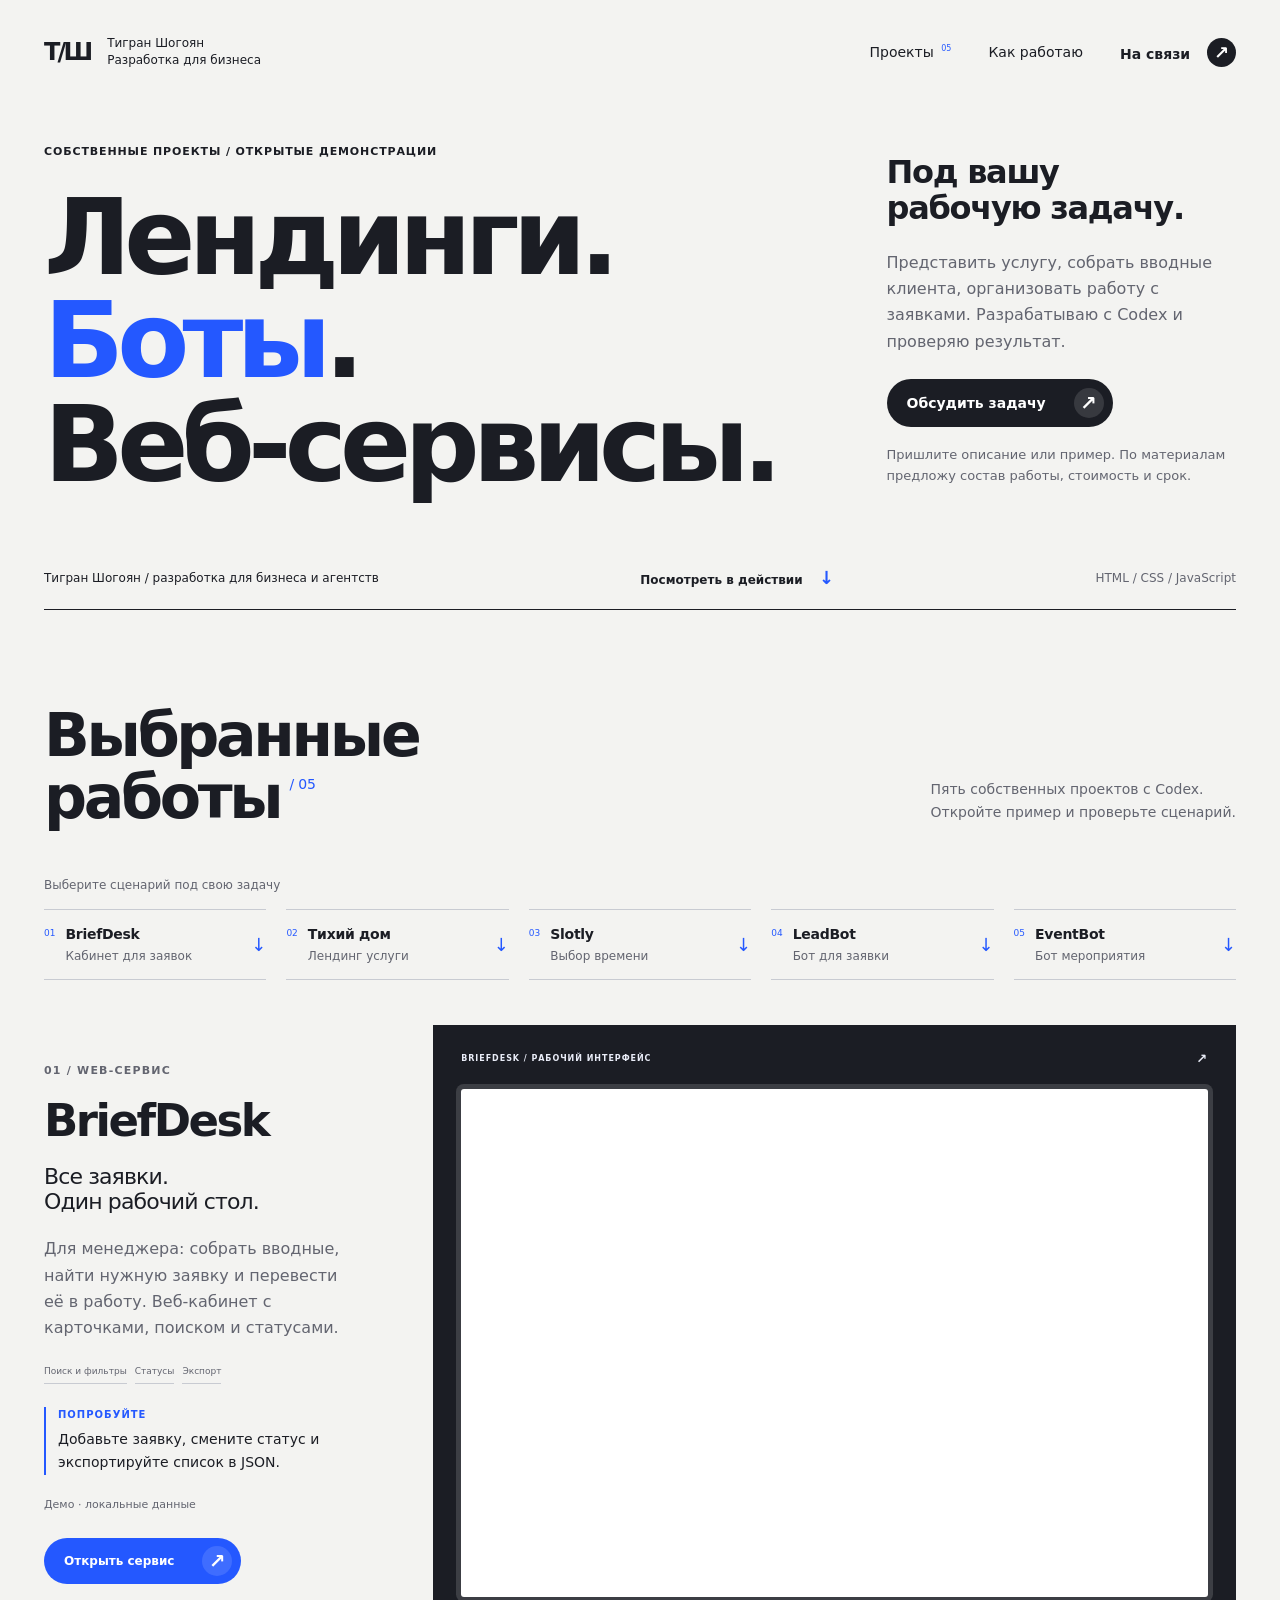
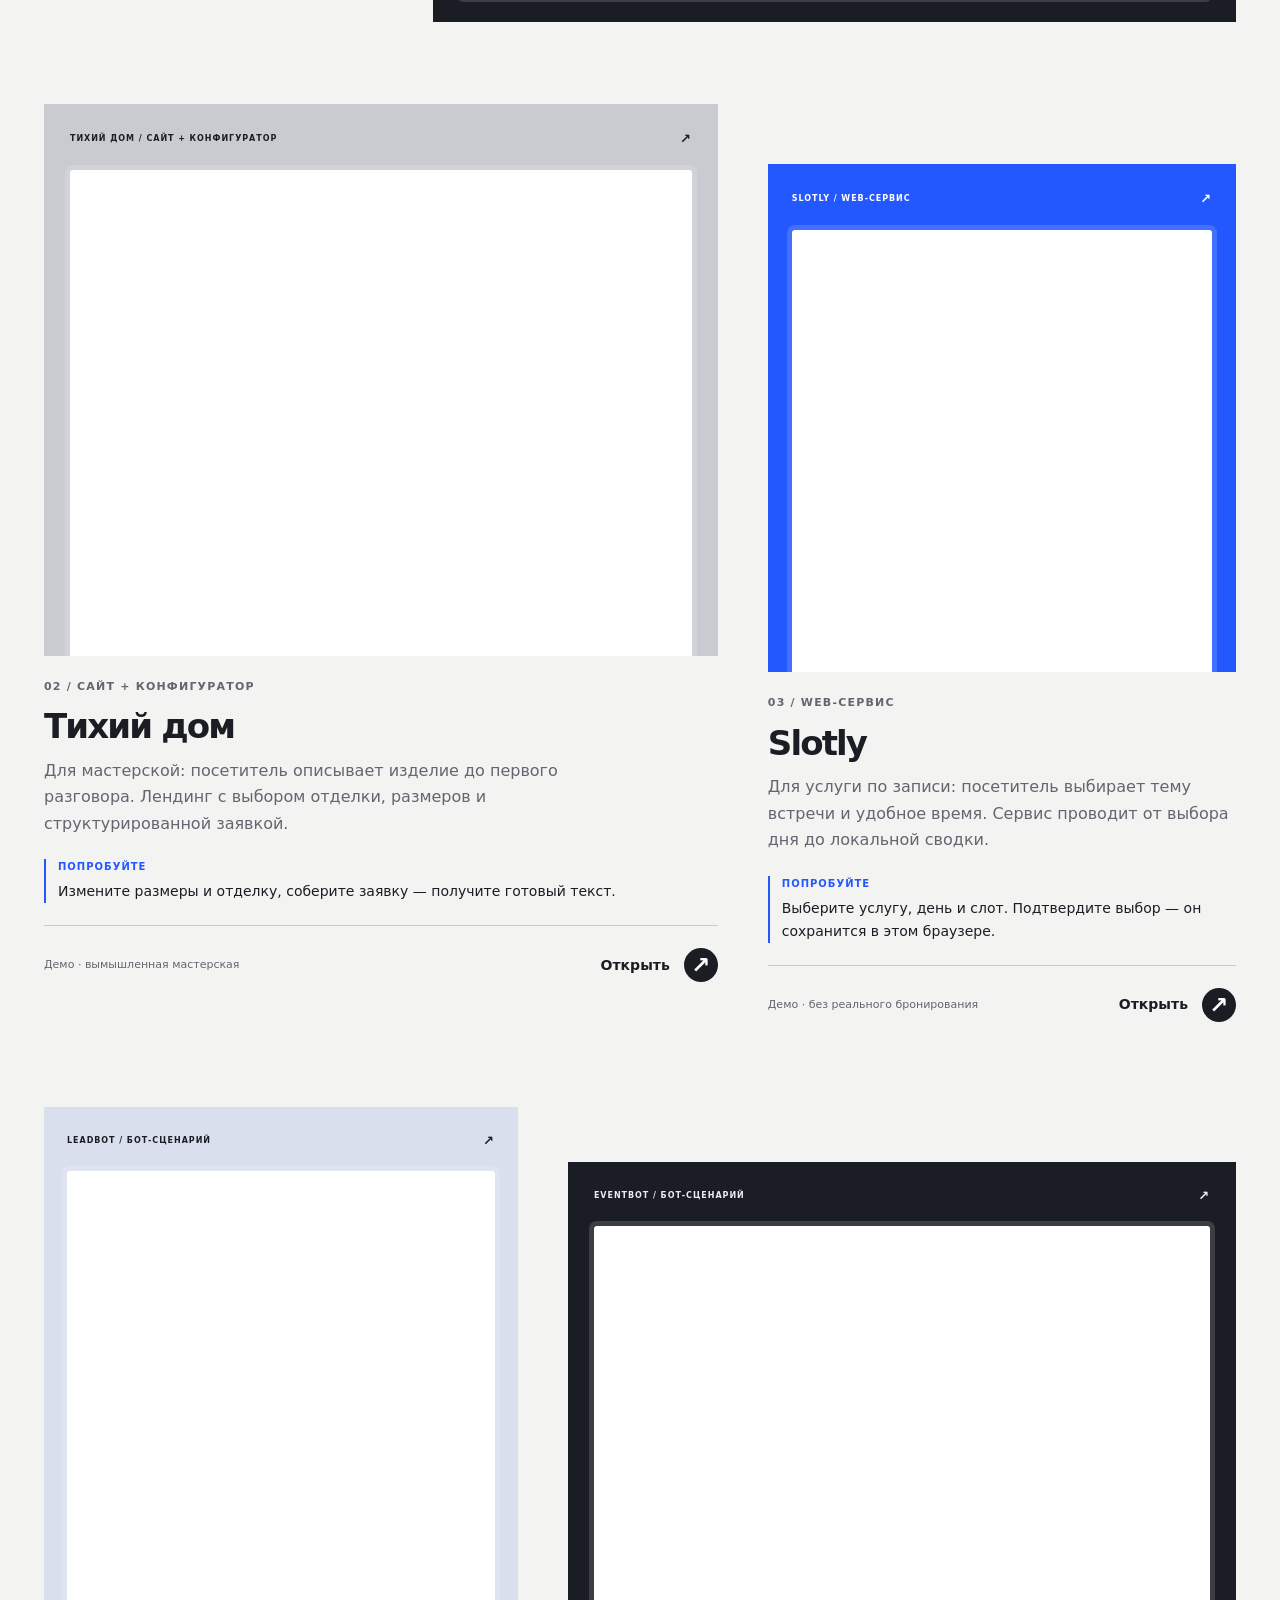
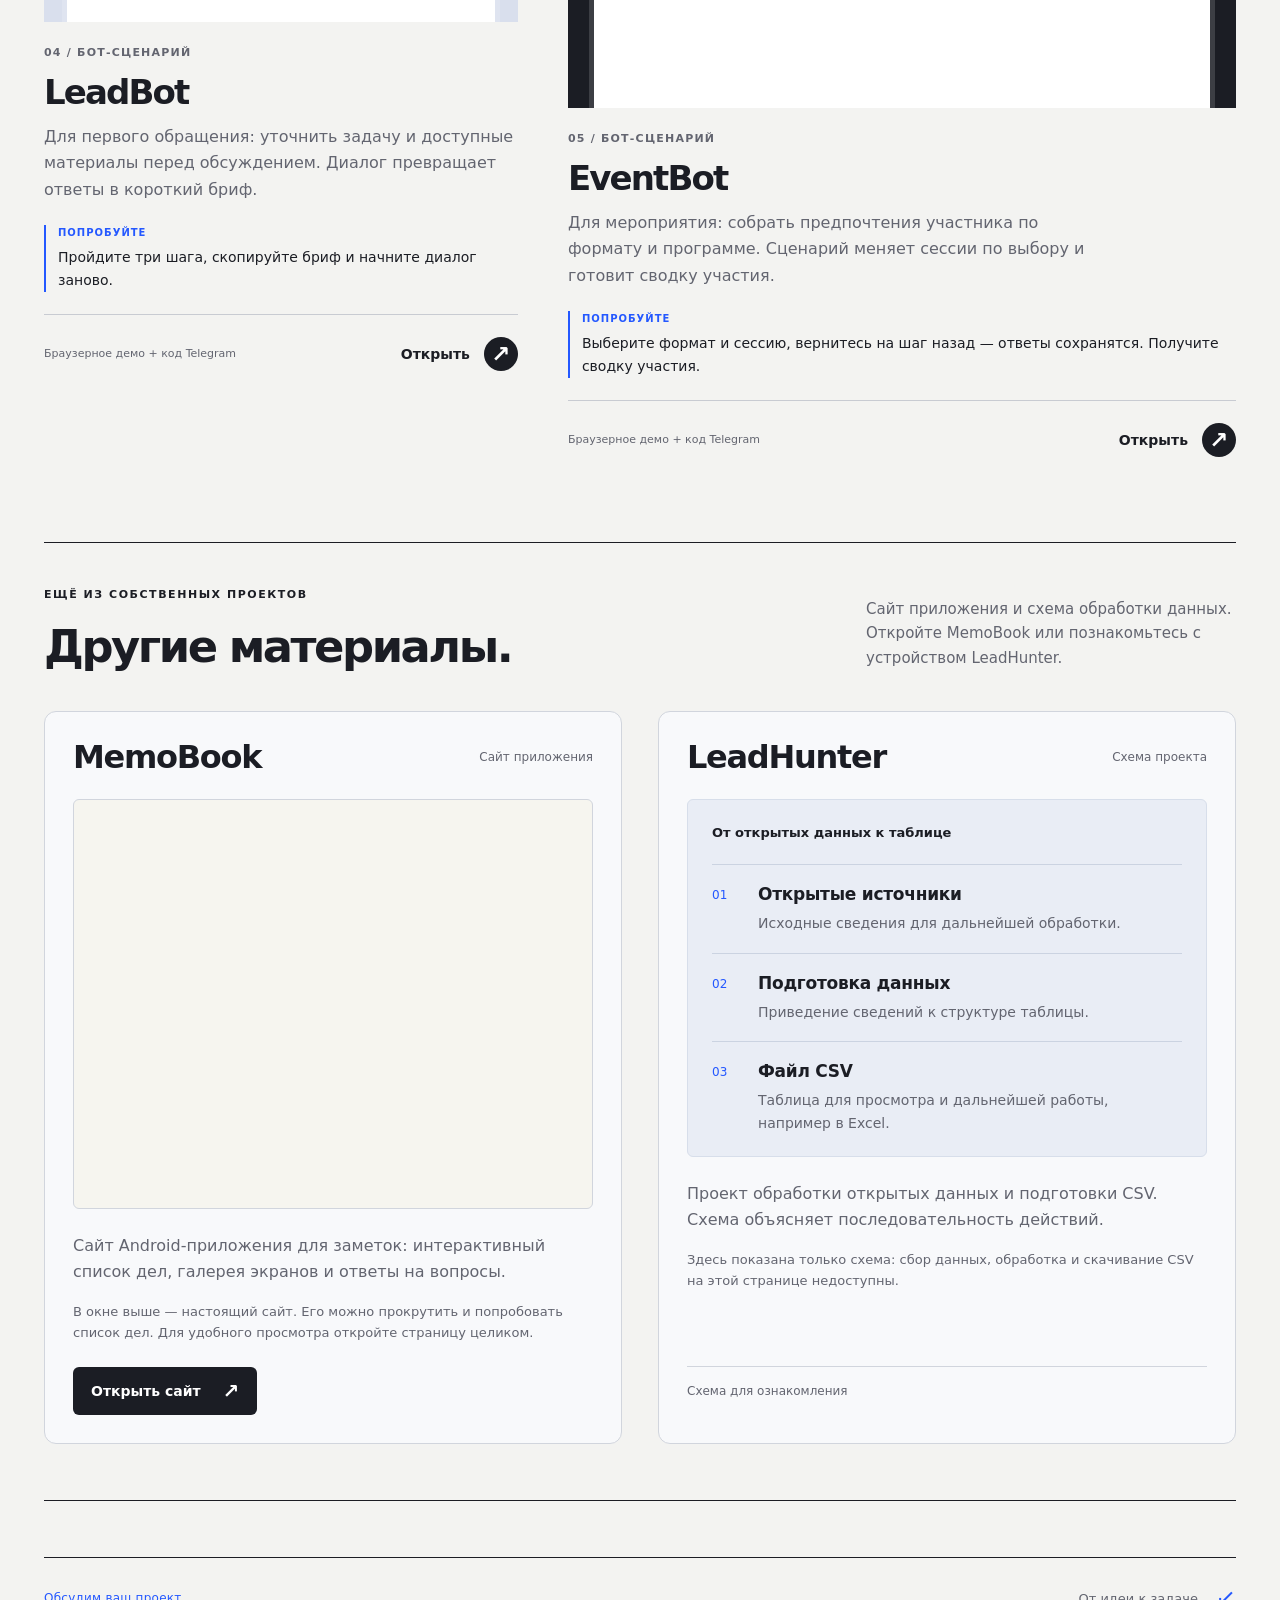
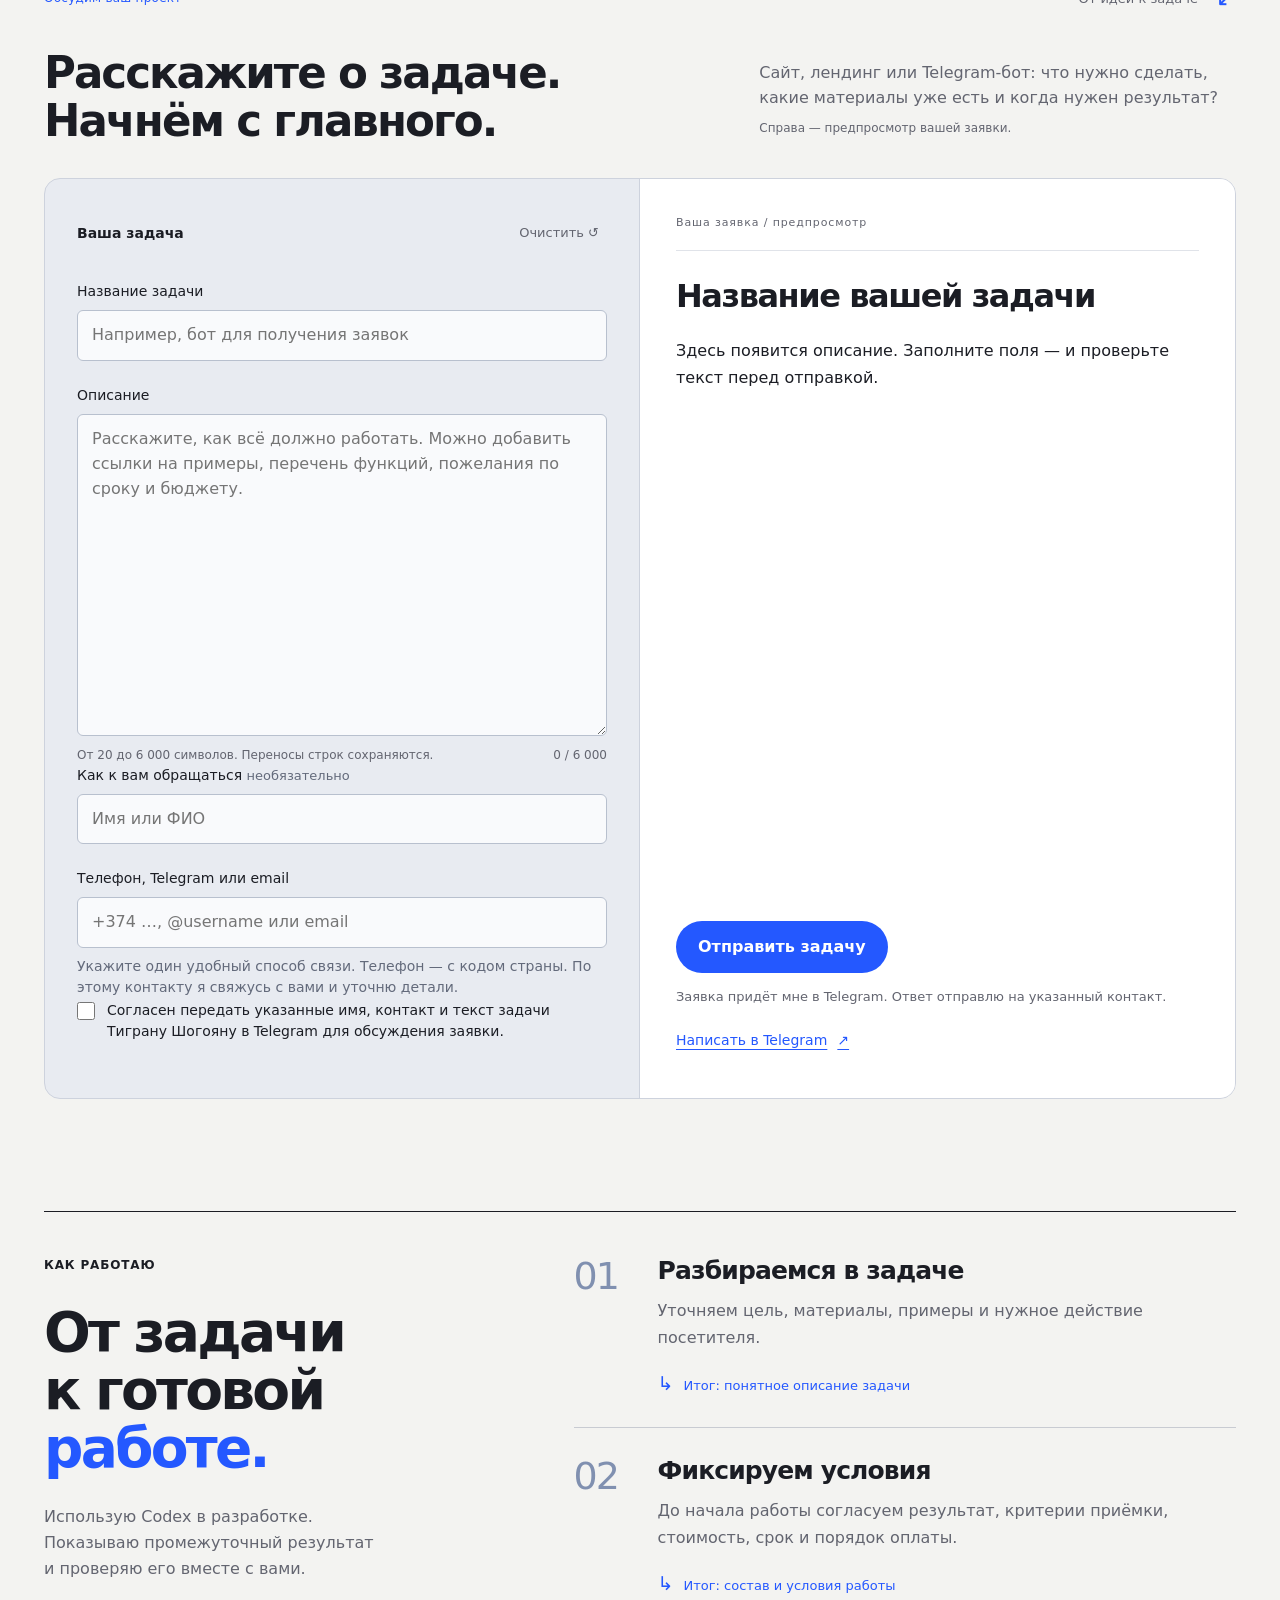
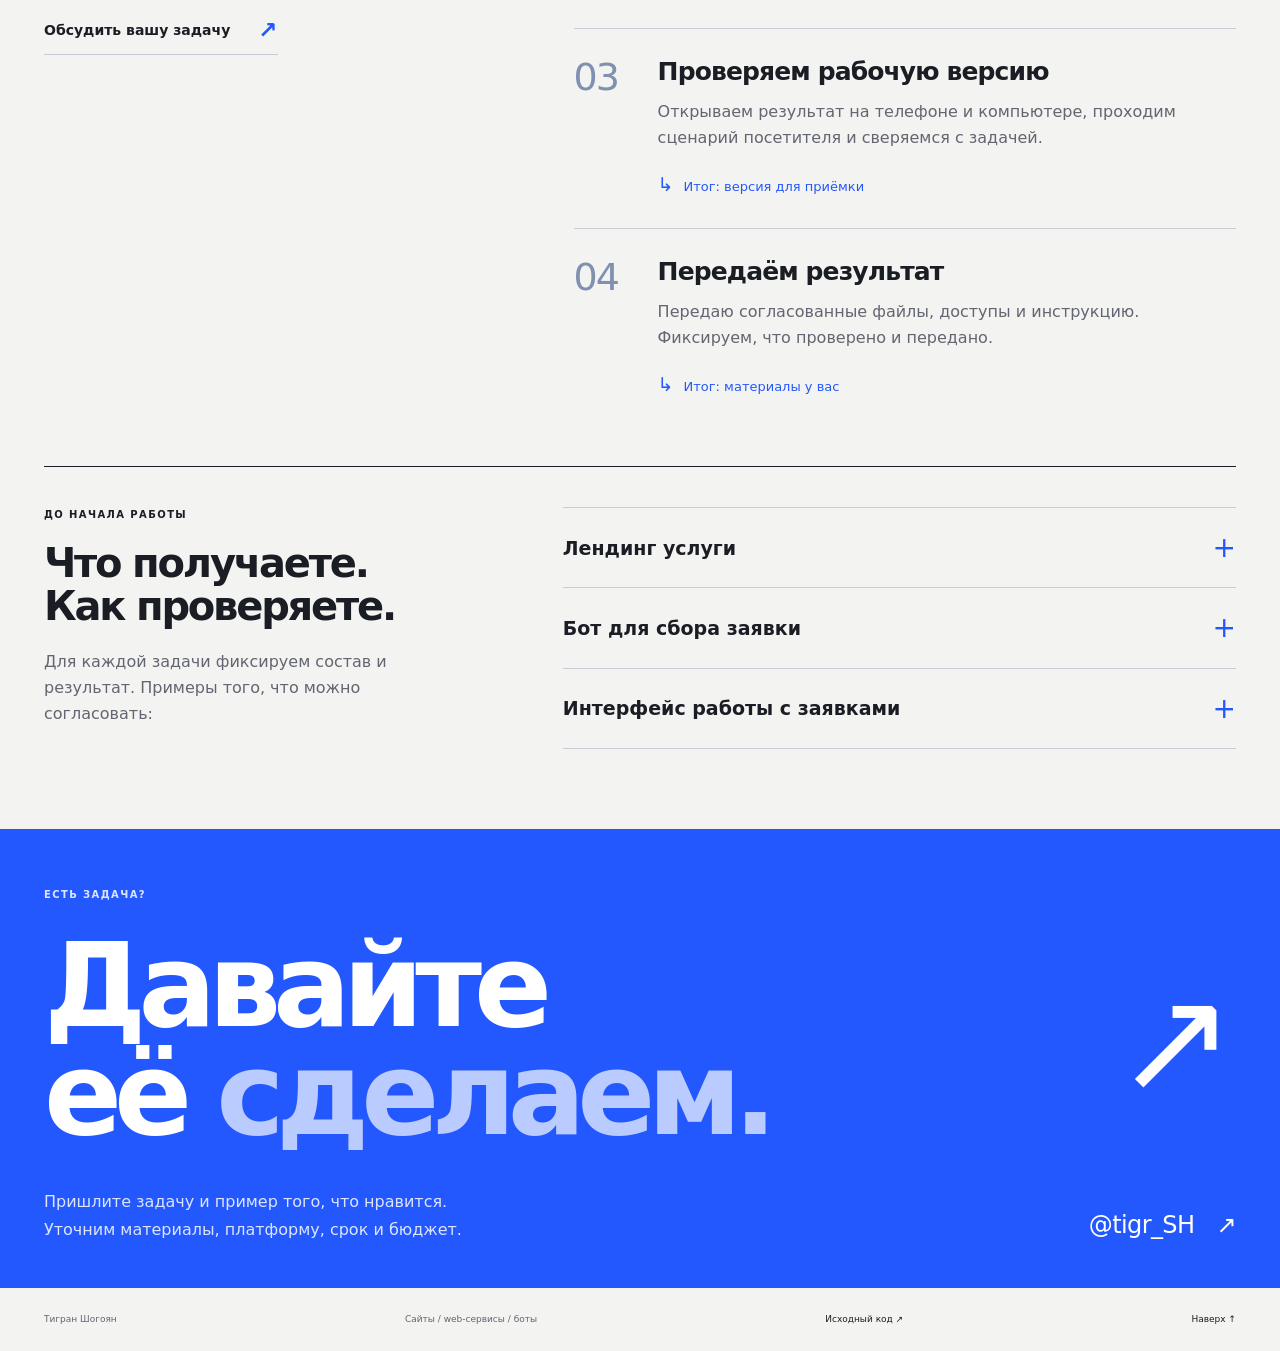
<file: index.html>
<!doctype html>
<html lang="ru">
<head>
<meta charset="utf-8">
<meta http-equiv="Content-Security-Policy" content="default-src 'none'; script-src 'self' ; script-src-attr 'none'; style-src 'self' 'unsafe-inline'; img-src 'self' data:; font-src 'self'; frame-src 'self'; connect-src https://tigran-portfolio-requests.tigran-shogoyan.chatgpt.site; object-src 'none'; base-uri 'none'; form-action 'none'">
<meta name="referrer" content="no-referrer"><meta name="viewport" content="width=device-width, initial-scale=1"><meta name="theme-color" content="#1b1d24">
<meta name="description" content="Тигран Шогоян — сайты, web-сервисы и Telegram-боты. Пять работающих демонстраций: кабинет заявок, запись, лендинг, бриф-бот и регистрация.">
<title>Тигран Шогоян — сайты, web-сервисы, боты</title>
<link rel="stylesheet" href="styles.css"><link rel="stylesheet" href="blocks.css?v=requests-20261008"><script src="app.js?v=requests-20261008" defer></script>
</head>
<body class="portfolio-page">
<a class="skip-link" href="#main">Перейти к содержимому</a>
<header class="site-header wrap"><a class="identity" href="./" aria-label="Тигран Шогоян, главная"><span class="monogram">Т/Ш</span><span>Тигран Шогоян<br>Разработка для бизнеса</span></a><nav class="main-nav" aria-label="Главная навигация"><a href="#projects">Проекты <sup>05</sup></a><a href="#approach">Как работаю</a><a class="nav-contact" href="https://t.me/tigr_SH" target="_blank" rel="noopener noreferrer">На связи <span aria-hidden="true">↗</span></a></nav></header>
<main id="main">
<section class="hero wrap" aria-labelledby="hero-title">
  <div class="hero-name"><p class="eyebrow">Собственные проекты / открытые демонстрации</p><h1 id="hero-title">Лендинги.<br><span>Боты<span class="name-dot">.</span></span><br>Веб-сервисы.</h1></div>
  <div class="hero-summary"><h2>Под вашу<br> рабочую задачу.</h2><p>Представить услугу, собрать вводные клиента, организовать работу с заявками. Разрабатываю с Codex и проверяю результат.</p><a class="button button-dark" href="https://t.me/tigr_SH" target="_blank" rel="noopener noreferrer">Обсудить задачу <span aria-hidden="true">↗</span></a><p class="hero-next">Пришлите описание или пример. По материалам предложу состав работы, стоимость и срок.</p></div>
  <div class="hero-bottom"><span>Тигран Шогоян / разработка для бизнеса и агентств</span><a href="#projects">Посмотреть в действии <span aria-hidden="true">↓</span></a><span>HTML / CSS / JavaScript</span></div>
</section>
<section id="projects" class="projects wrap" aria-labelledby="projects-title"><div class="work-heading"><h2 id="projects-title">Выбранные<br>работы<span> / 05</span></h2><p>Пять собственных проектов с Codex.<br>Откройте пример и проверьте сценарий.</p></div>
<div class="project-browser"><p class="project-browser-label">Выберите сценарий под свою задачу</p><nav id="project-index" class="project-index" aria-label="Быстрый переход к проекту"><a class="project-jump" href="#desk-case"><span class="jump-number">01</span><span><strong>BriefDesk</strong><small>Кабинет для заявок</small></span><span class="jump-arrow" aria-hidden="true">↓</span></a><a class="project-jump" href="#furniture-case"><span class="jump-number">02</span><span><strong>Тихий дом</strong><small>Лендинг услуги</small></span><span class="jump-arrow" aria-hidden="true">↓</span></a><a class="project-jump" href="#slotly-case"><span class="jump-number">03</span><span><strong>Slotly</strong><small>Выбор времени</small></span><span class="jump-arrow" aria-hidden="true">↓</span></a><a class="project-jump" href="#leadbot-case"><span class="jump-number">04</span><span><strong>LeadBot</strong><small>Бот для заявки</small></span><span class="jump-arrow" aria-hidden="true">↓</span></a><a class="project-jump" href="#eventbot-case"><span class="jump-number">05</span><span><strong>EventBot</strong><small>Бот мероприятия</small></span><span class="jump-arrow" aria-hidden="true">↓</span></a></nav></div><article class="case case-desk" id="desk-case" tabindex="-1"><div class="case-intro"><span class="case-index">01 / WEB-СЕРВИС</span><h3>BriefDesk</h3><p class="case-statement">Все заявки.<br>Один рабочий стол.</p><p>Для менеджера: собрать вводные, найти нужную заявку и перевести её в работу. Веб-кабинет с карточками, поиском и статусами.</p><div class="case-features"><span>Поиск и фильтры</span><span>Статусы</span><span>Экспорт</span></div><div class="case-try"><span>Попробуйте</span><p>Добавьте заявку, смените статус и экспортируйте список в JSON.</p></div><span class="case-status">Демо · локальные данные</span><a class="button button-blue" href="desk.html">Открыть сервис <span aria-hidden="true">↗</span></a></div><div class="case-stage desk-stage"><div class="stage-caption"><span>BRIEFDESK / РАБОЧИЙ ИНТЕРФЕЙС</span><span aria-hidden="true">↗</span></div><div class="case-screen" aria-hidden="true" inert><iframe sandbox="allow-scripts allow-forms" referrerpolicy="no-referrer"  src="desk.html" title="Предпросмотр интерфейса BriefDesk" tabindex="-1" loading="lazy"></iframe></div></div></article>
<div class="case-pair pair-web"><article class="case case-furniture" id="furniture-case" tabindex="-1"><div class="case-stage furniture-stage"><div class="stage-caption"><span>ТИХИЙ ДОМ / САЙТ + КОНФИГУРАТОР</span><span aria-hidden="true">↗</span></div><div class="case-screen" aria-hidden="true" inert><iframe sandbox="allow-scripts allow-forms" referrerpolicy="no-referrer"  src="furniture.html" title="Предпросмотр интерфейса Тихий дом" tabindex="-1" loading="lazy"></iframe></div></div><div class="case-copy"><span class="case-index">02 / САЙТ + КОНФИГУРАТОР</span><h3>Тихий дом</h3><p>Для мастерской: посетитель описывает изделие до первого разговора. Лендинг с выбором отделки, размеров и структурированной заявкой.</p><div class="case-try"><span>Попробуйте</span><p>Измените размеры и отделку, соберите заявку — получите готовый текст.</p></div><div class="case-bottom"><span class="case-status">Демо · вымышленная мастерская</span><a class="case-open" href="furniture.html">Открыть <span aria-hidden="true">↗</span></a></div></div></article><article class="case case-slotly" id="slotly-case" tabindex="-1"><div class="case-stage slotly-stage"><div class="stage-caption"><span>SLOTLY / WEB-СЕРВИС</span><span aria-hidden="true">↗</span></div><div class="case-screen" aria-hidden="true" inert><iframe sandbox="allow-scripts allow-forms" referrerpolicy="no-referrer"  src="slotly.html" title="Предпросмотр интерфейса Slotly" tabindex="-1" loading="lazy"></iframe></div></div><div class="case-copy"><span class="case-index">03 / WEB-СЕРВИС</span><h3>Slotly</h3><p>Для услуги по записи: посетитель выбирает тему встречи и удобное время. Сервис проводит от выбора дня до локальной сводки.</p><div class="case-try"><span>Попробуйте</span><p>Выберите услугу, день и слот. Подтвердите выбор — он сохранится в этом браузере.</p></div><div class="case-bottom"><span class="case-status">Демо · без реального бронирования</span><a class="case-open" href="slotly.html">Открыть <span aria-hidden="true">↗</span></a></div></div></article></div>
<div class="case-pair pair-bots"><article class="case case-leadbot" id="leadbot-case" tabindex="-1"><div class="case-stage leadbot-stage"><div class="stage-caption"><span>LEADBOT / БОТ-СЦЕНАРИЙ</span><span aria-hidden="true">↗</span></div><div class="case-screen" aria-hidden="true" inert><iframe sandbox="allow-scripts allow-forms" referrerpolicy="no-referrer"  src="leadbot.html" title="Предпросмотр интерфейса LeadBot" tabindex="-1" loading="lazy"></iframe></div></div><div class="case-copy"><span class="case-index">04 / БОТ-СЦЕНАРИЙ</span><h3>LeadBot</h3><p>Для первого обращения: уточнить задачу и доступные материалы перед обсуждением. Диалог превращает ответы в короткий бриф.</p><div class="case-try"><span>Попробуйте</span><p>Пройдите три шага, скопируйте бриф и начните диалог заново.</p></div><div class="case-bottom"><span class="case-status">Браузерное демо + код Telegram</span><a class="case-open" href="leadbot.html">Открыть <span aria-hidden="true">↗</span></a></div></div></article><article class="case case-eventbot" id="eventbot-case" tabindex="-1"><div class="case-stage eventbot-stage"><div class="stage-caption"><span>EVENTBOT / БОТ-СЦЕНАРИЙ</span><span aria-hidden="true">↗</span></div><div class="case-screen" aria-hidden="true" inert><iframe sandbox="allow-scripts allow-forms" referrerpolicy="no-referrer"  src="eventbot.html" title="Предпросмотр интерфейса EventBot" tabindex="-1" loading="lazy"></iframe></div></div><div class="case-copy"><span class="case-index">05 / БОТ-СЦЕНАРИЙ</span><h3>EventBot</h3><p>Для мероприятия: собрать предпочтения участника по формату и программе. Сценарий меняет сессии по выбору и готовит сводку участия.</p><div class="case-try"><span>Попробуйте</span><p>Выберите формат и сессию, вернитесь на шаг назад — ответы сохранятся. Получите сводку участия.</p></div><div class="case-bottom"><span class="case-status">Браузерное демо + код Telegram</span><a class="case-open" href="eventbot.html">Открыть <span aria-hidden="true">↗</span></a></div></div></article></div>
</section>
<section class="archive wrap" id="materials" aria-labelledby="archive-title">
<div class="archive-heading"><div><p class="eyebrow">Ещё из собственных проектов</p><h2 id="archive-title">Другие материалы.</h2></div><p class="archive-intro">Сайт приложения и схема обработки данных. Откройте MemoBook или познакомьтесь с устройством LeadHunter.</p></div>
      <article class="archive-project material-memo">
        <div class="material-heading"><h3>MemoBook</h3><span class="material-format">Сайт приложения</span></div>
        <div class="memo-site-preview"><iframe sandbox="allow-scripts allow-forms" referrerpolicy="no-referrer"  src="memobook.html" title="Сайт MemoBook — живой предпросмотр" loading="lazy"></iframe></div>
        <div class="material-copy">
          <p>Сайт Android-приложения для заметок: интерактивный список дел, галерея экранов и ответы на вопросы.</p>
          <p class="material-note">В окне выше — настоящий сайт. Его можно прокрутить и попробовать список дел. Для удобного просмотра откройте страницу целиком.</p>
          <a class="material-open" href="memobook.html" target="_blank" rel="noopener">Открыть сайт <span aria-hidden="true">↗</span></a>
        </div>
      </article>
<article class="archive-project material-hunter">
  <div class="material-heading"><h3>LeadHunter</h3><span class="material-format">Схема проекта</span></div>
  <div class="hunter-explainer"><p class="scheme-heading">От открытых данных к таблице</p><ol class="hunter-steps"><li><span aria-hidden="true">01</span><div><h4>Открытые источники</h4><p>Исходные сведения для дальнейшей обработки.</p></div></li><li><span aria-hidden="true">02</span><div><h4>Подготовка данных</h4><p>Приведение сведений к структуре таблицы.</p></div></li><li><span aria-hidden="true">03</span><div><h4>Файл CSV</h4><p>Таблица для просмотра и дальнейшей работы, например в Excel.</p></div></li></ol></div>
  <div class="material-copy"><p>Проект обработки открытых данных и подготовки CSV. Схема объясняет последовательность действий.</p><p class="material-note">Здесь показана только схема: сбор данных, обработка и скачивание CSV на этой странице недоступны.</p><span class="material-status">Схема для ознакомления</span></div>
</article>
</section>
<section id="request" class="editor-section request-section wrap" aria-labelledby="request-heading">
  <div class="editor-lab">
    <div class="lab-heading"><span class="lab-number">Обсудим ваш проект</span><span>От идеи к задаче <span aria-hidden="true">↙</span></span></div>
    <div class="editor-layout">
      <div class="editor-intro">
        <h2 id="request-heading">Расскажите о задаче.<br>Начнём с главного.</h2>
        <p>Сайт, лендинг или Telegram-бот: что нужно сделать, какие материалы уже есть и когда нужен результат?</p>
        <span class="editor-limitation">Справа — предпросмотр вашей заявки.</span>
      </div>
      <div class="editor-workspace">
        <form id="editor-form" class="editor-controls">
          <div class="editor-toolbar"><strong>Ваша задача</strong><button id="editor-reset" class="quiet-button" type="button">Очистить ↺</button></div>
          <label for="editor-headline">Название задачи
            <input id="editor-headline" name="headline" maxlength="100" required placeholder="Например, бот для получения заявок" autocomplete="off">
          </label>
          <label for="editor-description">Описание
            <textarea id="editor-description" name="description" rows="12" minlength="20" maxlength="6000" required aria-describedby="description-hint description-count" placeholder="Расскажите, как всё должно работать. Можно добавить ссылки на примеры, перечень функций, пожелания по сроку и бюджету."></textarea>
          </label>
          <div class="request-field-meta"><span id="description-hint">От 20 до 6 000 символов. Переносы строк сохраняются.</span><output id="description-count" for="editor-description">0 / 6 000</output></div>
          <label for="request-name">Как к вам обращаться <span class="request-optional">необязательно</span>
            <input id="request-name" name="customerName" maxlength="100" placeholder="Имя или ФИО" autocomplete="name">
          </label>
          <label for="request-contact">Телефон, Telegram или email
            <input id="request-contact" name="contact" maxlength="160" required placeholder="+374 …, @username или email" aria-describedby="contact-hint" autocomplete="off" autocapitalize="none" spellcheck="false">
          </label>
          <p id="contact-hint" class="request-hint">Укажите один удобный способ связи. Телефон — с кодом страны. По этому контакту я свяжусь с вами и уточню детали.</p>
          <div class="request-trap" aria-hidden="true"><label>Ваш сайт<input name="website" tabindex="-1" autocomplete="off"></label></div>
          <label class="request-consent"><input type="checkbox" name="consent" required><span>Согласен передать указанные имя, контакт и текст задачи Тиграну Шогояну в Telegram для обсуждения заявки.</span></label>
          <p id="request-form-error" class="request-error" role="alert" hidden></p>
        </form>
        <div class="editor-preview">
          <span class="preview-label">Ваша заявка / предпросмотр</span>
          <h3 id="preview-headline">Название вашей задачи</h3>
          <div id="preview-description" class="request-description" role="region" aria-label="Описание заявки" tabindex="0">Здесь появится описание. Заполните поля — и проверьте текст перед отправкой.</div>
          <div class="request-actions">
            <button id="preview-button" class="button button-blue" type="submit" form="editor-form" aria-describedby="preview-action-note">Отправить задачу</button>
            <p id="preview-action-note" class="preview-note" role="status" aria-live="polite">Заявка придёт мне в Telegram. Ответ отправлю на указанный контакт.</p>
            <a class="request-direct" href="https://t.me/tigr_SH" target="_blank" rel="noopener noreferrer">Написать в Telegram <span aria-hidden="true">↗</span></a>
          </div>
        </div>
      </div>
    </div>
  </div>
</section>
<section class="approach wrap" id="approach" aria-labelledby="approach-title"><div class="process-layout"><div class="approach-header"><p class="eyebrow">Как работаю</p><h2 id="approach-title">От задачи<br>к готовой<br><span>работе.</span></h2><p>Использую Codex в разработке. Показываю промежуточный результат и проверяю его вместе с вами.</p><a class="process-contact" href="https://t.me/tigr_SH" target="_blank" rel="noopener noreferrer">Обсудить вашу задачу <span aria-hidden="true">↗</span></a></div>
<ol class="process">
<li><span class="step-number" aria-hidden="true">01</span><div class="step-body"><h3>Разбираемся в задаче</h3><p>Уточняем цель, материалы, примеры и нужное действие посетителя.</p><span class="step-result"><span aria-hidden="true">↳</span> Итог: понятное описание задачи</span></div></li>
<li><span class="step-number" aria-hidden="true">02</span><div class="step-body"><h3>Фиксируем условия</h3><p>До начала работы согласуем результат, критерии приёмки, стоимость, срок и порядок оплаты.</p><span class="step-result"><span aria-hidden="true">↳</span> Итог: состав и условия работы</span></div></li>
<li><span class="step-number" aria-hidden="true">03</span><div class="step-body"><h3>Проверяем рабочую версию</h3><p>Открываем результат на телефоне и компьютере, проходим сценарий посетителя и сверяемся с задачей.</p><span class="step-result"><span aria-hidden="true">↳</span> Итог: версия для приёмки</span></div></li>
<li><span class="step-number" aria-hidden="true">04</span><div class="step-body"><h3>Передаём результат</h3><p>Передаю согласованные файлы, доступы и инструкцию. Фиксируем, что проверено и передано.</p><span class="step-result"><span aria-hidden="true">↳</span> Итог: материалы у вас</span></div></li>
</ol></div>
<div class="delivery-proof" aria-labelledby="delivery-title">
  <div class="delivery-intro"><p class="eyebrow">До начала работы</p><h3 id="delivery-title">Что получаете.<br>Как проверяете.</h3><p>Для каждой задачи фиксируем состав и результат. Примеры того, что можно согласовать:</p></div>
  <div class="delivery-list">
    <details><summary><span>Лендинг услуги</span><span aria-hidden="true">+</span></summary><div class="delivery-detail"><p><strong>Результат:</strong> адаптивная страница с согласованными блоками, материалами и действием посетителя.</p><p><strong>Приёмка:</strong> контент соответствует исходным данным, кнопки ведут по нужным адресам, на телефоне нет наложений. Если включена форма — проверяем получение тестовой заявки.</p><a class="text-link" href="furniture.html">Посмотреть пример страницы ↗</a></div></details>
    <details><summary><span>Бот для сбора заявки</span><span aria-hidden="true">+</span></summary><div class="delivery-detail"><p><strong>Результат:</strong> согласованный диалог, который уточняет данные и собирает итог заявки.</p><p><strong>Приёмка:</strong> проверяем все ветки, возврат, повторный запуск и итоговый текст. Подключение к Telegram, место получения заявки и размещение согласуем отдельно.</p><p class="delivery-note">В портфолио — браузерные сценарии и код для Telegram. Работа с реальным Telegram API пока не проверена.</p><a class="text-link" href="leadbot.html">Пройти пример диалога ↗</a></div></details>
    <details><summary><span>Интерфейс работы с заявками</span><span aria-hidden="true">+</span></summary><div class="delivery-detail"><p><strong>Результат:</strong> рабочий интерфейс со списком, карточкой заявки, поиском и согласованными статусами.</p><p><strong>Приёмка:</strong> добавление, изменение, поиск и перенос данных проходят по согласованным сценариям. Общее хранилище и интеграции оцениваем по требованиям.</p><p class="delivery-note">BriefDesk показывает интерфейс и хранит данные только в браузере.</p><a class="text-link" href="desk.html">Попробовать рабочий интерфейс ↗</a></div></details>
  </div>
</div>
</section>
<section class="contact" aria-labelledby="contact-title"><div class="wrap"><p class="eyebrow">Есть задача?</p><div class="contact-main"><h2 id="contact-title">Давайте<br>её <span>сделаем.</span></h2><a href="https://t.me/tigr_SH" class="contact-arrow" target="_blank" rel="noopener noreferrer" aria-label="Написать Тиграну Шогояну в Telegram">↗</a></div><div class="contact-bottom"><p>Пришлите задачу и пример того, что нравится.<br>Уточним материалы, платформу, срок и бюджет.</p><a href="https://t.me/tigr_SH" target="_blank" rel="noopener noreferrer">@tigr_SH <span aria-hidden="true">↗</span></a></div></div></section>
</main><footer class="site-footer wrap"><span>Тигран Шогоян</span><span>Сайты / web-сервисы / боты</span><a href="https://github.com/Tigran-1519/tigran-portfolio" target="_blank" rel="noopener noreferrer">Исходный код ↗</a><a href="#main">Наверх ↑</a></footer>
</body></html>
</file>
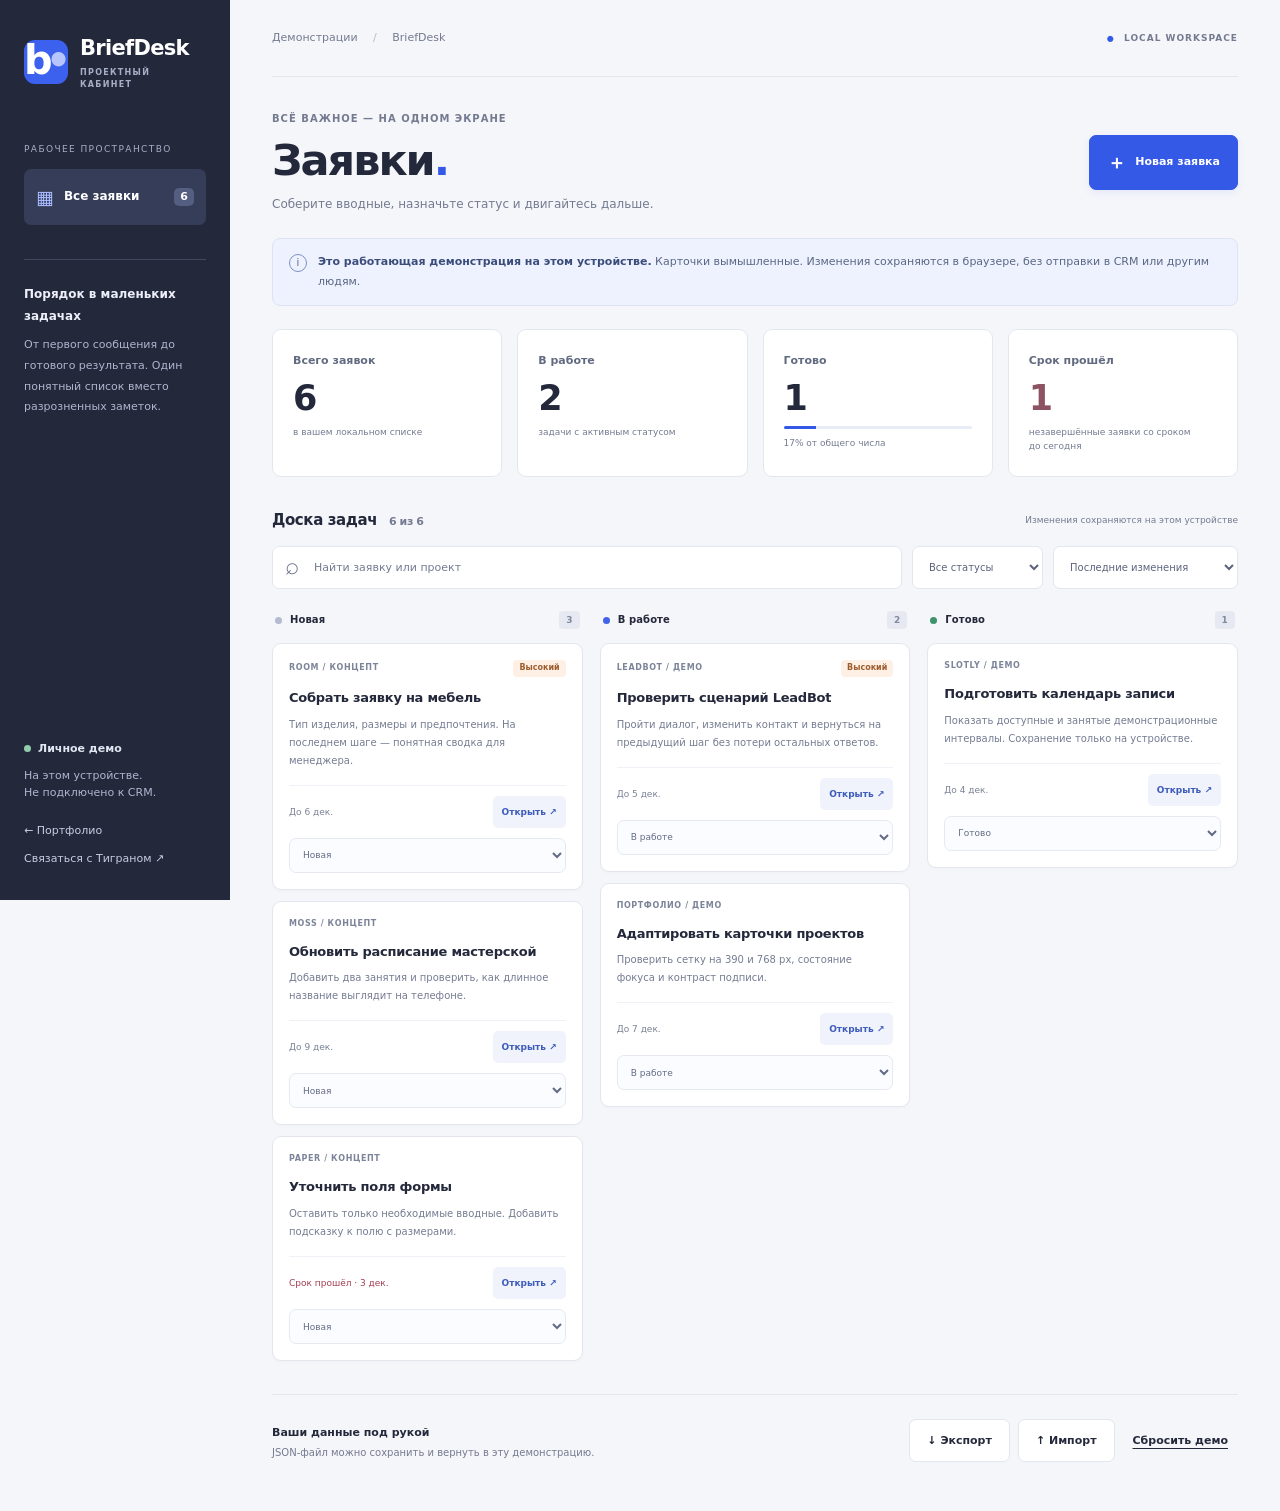
<file: desk.html>
<!doctype html>
<html lang="ru">
<head>
  <meta charset="utf-8">
<meta http-equiv="Content-Security-Policy" content="default-src 'none'; script-src 'self' ; script-src-attr 'none'; style-src 'self' 'unsafe-inline'; img-src 'self' data:; font-src 'self'; frame-src 'self'; connect-src 'none'; object-src 'none'; base-uri 'none'; form-action 'none'">
<meta name="referrer" content="no-referrer">
  <meta name="viewport" content="width=device-width, initial-scale=1">
  <meta name="description" content="BriefDesk — интерактивная демонстрация кабинета заявок. Поиск, статусы, редактирование и экспорт данных на этом устройстве.">
  <meta name="theme-color" content="#24283b">
  <title>BriefDesk — кабинет заявок | Тигран Шогоян</title>
  <link rel="stylesheet" href="desk.css">
  <script src="desk.js?v=security-1" defer></script>
</head>
<body>
  <a class="skip" href="#workspace">К заявкам</a>
  <div class="app-shell">
    <aside class="sidebar" aria-label="BriefDesk">
      <a class="brand" href="./"><span class="brand-mark" aria-hidden="true">b<span>•</span></span><span>BriefDesk<small>ПРОЕКТНЫЙ КАБИНЕТ</small></span></a>
      <div class="space-label">РАБОЧЕЕ ПРОСТРАНСТВО</div>
      <button class="nav-item selected" id="all-nav" type="button"><span class="nav-icon" aria-hidden="true">▦</span> Все заявки <span class="nav-count" id="side-total">0</span></button>
      <div class="side-note"><span class="side-note-label">Порядок в маленьких задачах</span><p>От первого сообщения до готового результата. Один понятный список вместо разрозненных заметок.</p></div>
      <div class="sidebar-bottom"><span class="device-dot" aria-hidden="true"></span><strong>Личное демо</strong><p>На этом устройстве.<br>Не подключено к CRM.</p><a href="./">← Портфолио</a><a href="https://t.me/tigr_SH" target="_blank" rel="noopener noreferrer">Связаться с Тиграном ↗</a></div>
    </aside>

    <main id="workspace" class="workspace">
      <header class="topbar"><span class="breadcrumb">Демонстрации <span aria-hidden="true">/</span> BriefDesk</span><span class="local-badge"><span aria-hidden="true">●</span> LOCAL WORKSPACE</span></header>
      <section class="page-heading" aria-labelledby="page-title"><div><p class="eyebrow">Всё важное — на одном экране</p><h1 id="page-title">Заявки<span class="title-dot">.</span></h1><p class="intro">Соберите вводные, назначьте статус и двигайтесь дальше.</p></div><button class="button primary" id="add-task" type="button"><span aria-hidden="true">＋</span> Новая заявка</button></section>

      <div class="demo-notice"><span class="notice-icon" aria-hidden="true">i</span><p><strong>Это работающая демонстрация на этом устройстве.</strong> Карточки вымышленные. Изменения сохраняются в браузере, без отправки в CRM или другим людям.</p></div>
      <section class="metrics" aria-label="Статистика текущих заявок"><article class="metric"><span>Всего заявок</span><strong id="metric-total">0</strong><small>в вашем локальном списке</small></article><article class="metric"><span>В работе</span><strong id="metric-progress">0</strong><small>задачи с активным статусом</small></article><article class="metric"><span>Готово</span><strong id="metric-done">0</strong><div class="progress-track" aria-hidden="true"><span id="done-bar"></span></div><small id="done-ratio">0% от общего числа</small></article><article class="metric deadline-metric"><span>Срок прошёл</span><strong id="metric-overdue">0</strong><small>незавершённые заявки со сроком до сегодня</small></article></section>

      <section class="inbox" aria-labelledby="inbox-heading"><div class="section-heading"><h2 id="inbox-heading">Доска задач <span id="result-count">0</span></h2><p id="storage-status" class="storage-status" role="status">Подготовка рабочего пространства…</p></div><div class="toolbar"><label class="search-field"><span aria-hidden="true">⌕</span><span class="sr-only">Поиск по названию, проекту и заметке</span><input id="search" type="search" placeholder="Найти заявку или проект" autocomplete="off"></label><label class="select-field"><span class="sr-only">Статус</span><select id="status-filter"><option value="all">Все статусы</option><option value="new">Новая</option><option value="progress">В работе</option><option value="done">Готово</option></select></label><label class="select-field"><span class="sr-only">Порядок заявок</span><select id="sort-order"><option value="updated">Последние изменения</option><option value="due">По сроку</option><option value="title">По названию</option></select></label></div><div class="board" id="board"></div><p class="board-empty" id="board-empty" hidden>По вашему запросу ничего не найдено. Измените поиск или добавьте заявку.</p></section>

      <footer class="data-footer"><div><strong>Ваши данные под рукой</strong><p>JSON-файл можно сохранить и вернуть в эту демонстрацию.</p></div><div class="data-actions"><button class="button subtle" id="export-tasks" type="button">↓ Экспорт</button><button class="button subtle" id="import-tasks" type="button">↑ Импорт</button><button class="text-button" id="reset-tasks" type="button">Сбросить демо</button><input id="import-file" type="file" accept="application/json,.json" hidden></div></footer>
      <p id="announcement" class="announcement" role="status" aria-live="polite"></p>
      <noscript><p class="demo-notice">Для работы демонстрации включите JavaScript. Данные никуда не отправляются.</p></noscript>
    </main>
  </div>

  <dialog class="editor-dialog" id="editor" aria-labelledby="editor-title"><form id="task-form"><div class="dialog-top"><div><p class="eyebrow">BRIEFDESK / ЗАЯВКА</p><h2 id="editor-title">Новая заявка</h2></div><button class="icon-button" id="close-editor" type="button" aria-label="Закрыть редактор">×</button></div><label class="field">Название задачи<input name="title" id="task-title" maxlength="100" required placeholder="Например, форма заявки на сайте"></label><label class="field">Проект или заказчик<input name="client" id="task-client" maxlength="70" required placeholder="Название проекта"></label><label class="field">Что нужно сделать<textarea name="note" id="task-note" rows="4" maxlength="1200" placeholder="Короткие вводные, важные детали, следующий шаг"></textarea></label><div class="form-row"><label class="field">Статус<select name="status" id="task-status"><option value="new">Новая</option><option value="progress">В работе</option><option value="done">Готово</option></select></label><label class="field">Приоритет<select name="priority" id="task-priority"><option value="normal">Обычный</option><option value="high">Высокий</option></select></label></div><label class="field">Ориентир по сроку <span class="optional">необязательно</span><input name="due" id="task-due" type="date"></label><p id="form-error" class="form-error" role="alert"></p><div class="dialog-actions"><button class="text-button danger" id="delete-task" type="button" hidden>Удалить заявку</button><div><button class="button subtle" id="cancel-editor" type="button">Отмена</button><button class="button primary" type="submit">Сохранить</button></div></div></form></dialog>

  <dialog class="confirm-dialog" id="confirm-dialog" aria-labelledby="confirm-title"><div class="confirm-symbol" aria-hidden="true">↺</div><h2 id="confirm-title">Подтвердить действие</h2><p id="confirm-text"></p><div class="dialog-actions"><button class="button subtle" id="confirm-cancel" type="button">Отмена</button><button class="button primary" id="confirm-accept" type="button">Подтвердить</button></div></dialog>
</body>
</html>
</file>
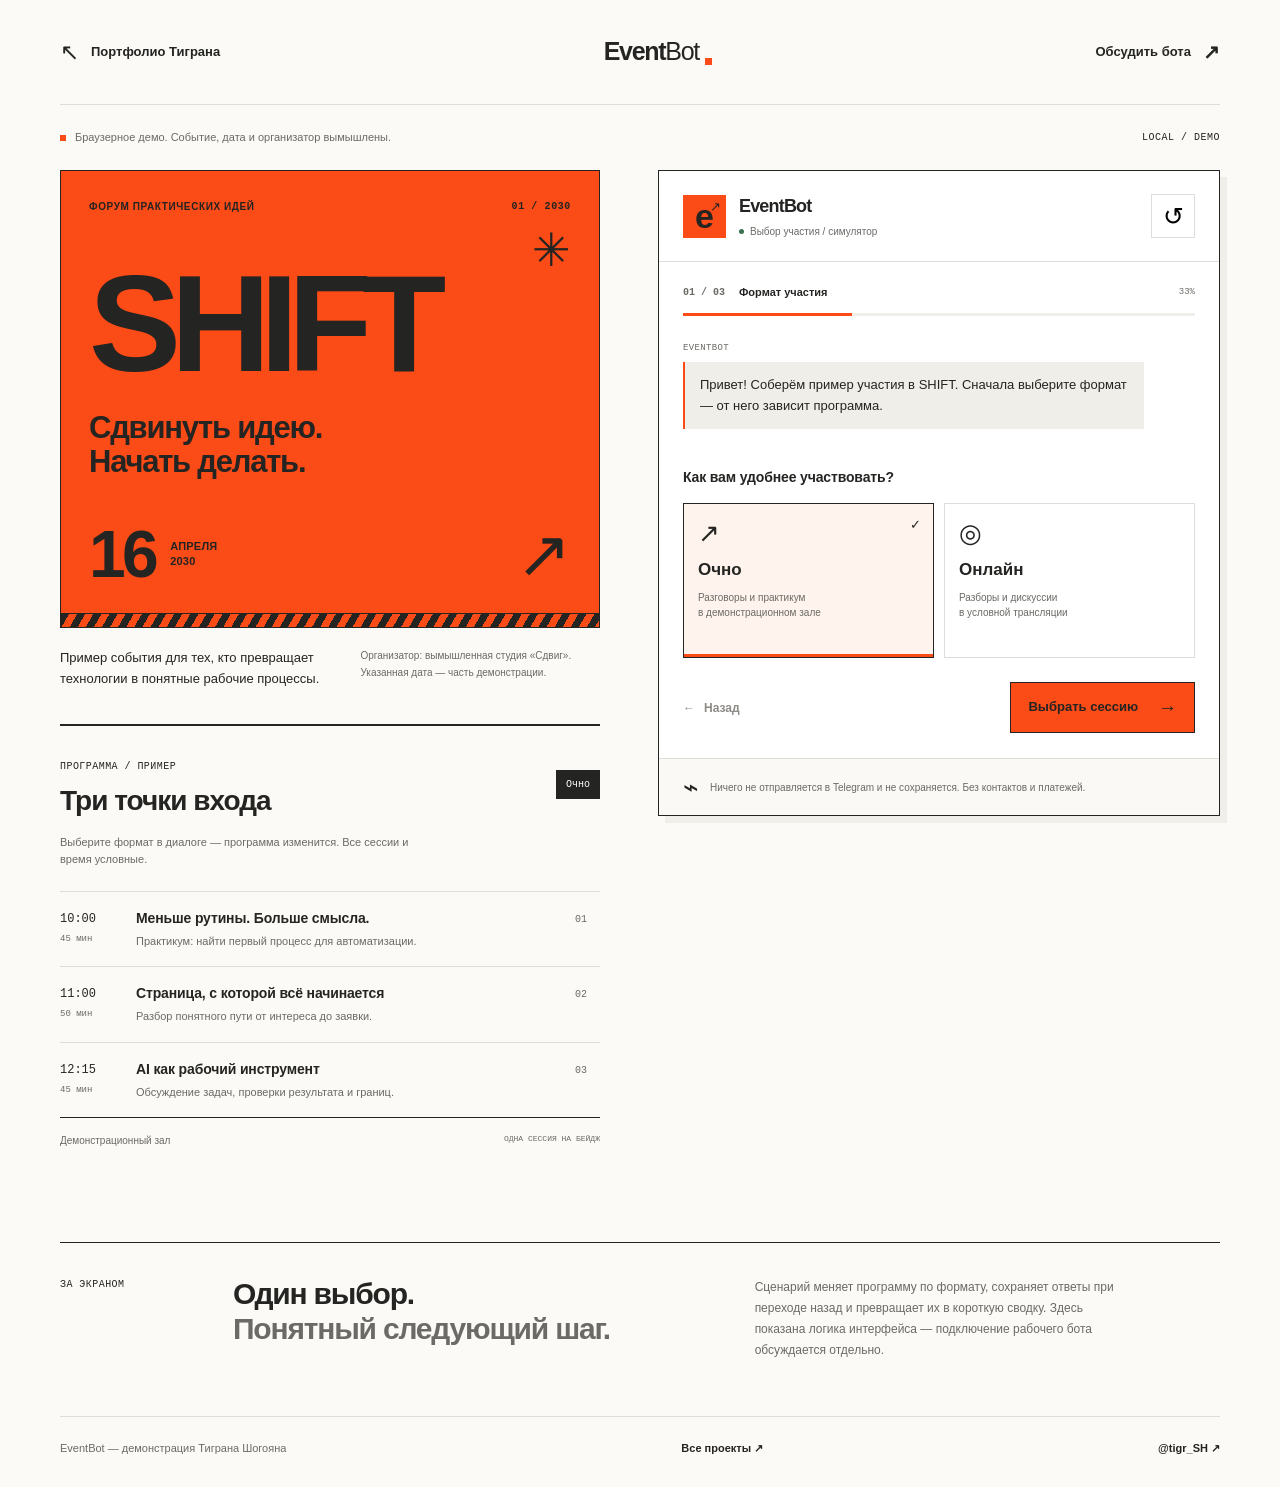
<file: eventbot.html>
<!doctype html>
<html lang="ru">
<head>
  <meta charset="utf-8">
<meta http-equiv="Content-Security-Policy" content="default-src 'none'; script-src 'self' ; script-src-attr 'none'; style-src 'self' 'unsafe-inline'; img-src 'self' data:; font-src 'self'; frame-src 'self'; connect-src 'none'; object-src 'none'; base-uri 'none'; form-action 'none'">
<meta name="referrer" content="no-referrer">
  <meta name="viewport" content="width=device-width, initial-scale=1">
  <meta name="theme-color" content="#fb4b16">
  <meta name="description" content="EventBot — браузерная демонстрация выбора формата и сессии вымышленного события. Без регистрации, контактов и отправки данных.">
  <title>EventBot / SHIFT — демонстрация события</title>
  <link rel="stylesheet" href="eventbot.css">
  <script src="eventbot.js?v=security-1" defer></script>
</head>
<body>
  <a class="skip-link" href="#main">Перейти к содержимому</a>
  <header class="site-header page-width">
    <a class="back-link" href="./"><span aria-hidden="true">↖</span> Портфолио Тиграна</a>
    <a class="eventbot-mark" href="eventbot.html" aria-label="EventBot, начало страницы">Event<span>Bot</span><i aria-hidden="true"></i></a>
    <a class="author-link" href="https://t.me/tigr_SH" target="_blank" rel="noopener noreferrer">Обсудить бота <span aria-hidden="true">↗</span></a>
  </header>
  <main id="main" class="page-width">
    <div class="demo-notice"><span class="demo-dot" aria-hidden="true"></span><p>Браузерное демо. Событие, дата и организатор вымышлены.</p><span class="notice-tag">LOCAL / DEMO</span></div>
    <section class="event-layout" aria-labelledby="event-title">
      <div class="event-information">
        <div class="event-poster">
          <div class="poster-top"><span>ФОРУМ ПРАКТИЧЕСКИХ ИДЕЙ</span><span>01 / 2030</span></div>
          <h1 id="event-title">SHIFT<span class="title-asterisk" aria-hidden="true">✳</span></h1>
          <p class="poster-subtitle">Сдвинуть идею.<br>Начать делать.</p>
          <div class="poster-bottom"><span class="event-date">16 <small>АПРЕЛЯ<br>2030</small></span><span class="poster-number" aria-hidden="true">↗</span></div>
          <div class="poster-stripe" aria-hidden="true"></div>
        </div>
        <div class="event-caption"><p>Пример события для тех, кто превращает технологии в понятные рабочие процессы.</p><p>Организатор: вымышленная студия «Сдвиг». Указанная дата — часть демонстрации.</p></div>
        <section class="program" aria-labelledby="program-title">
          <div class="program-heading"><div><span class="section-kicker">ПРОГРАММА / ПРИМЕР</span><h2 id="program-title">Три точки входа</h2></div><span id="program-format" class="format-pill">Очно</span></div>
          <p class="program-description">Выберите формат в диалоге — программа изменится. Все сессии и время условные.</p>
          <ol id="program-list" class="program-list"></ol>
          <div class="program-footer"><span id="program-location">Демонстрационный зал</span><span>ОДНА СЕССИЯ НА БЕЙДЖ</span></div>
        </section>
      </div>
      <section class="conversation" aria-labelledby="conversation-title">
        <div class="conversation-heading"><div class="bot-icon" aria-hidden="true">e<span>↗</span></div><div><h2 id="conversation-title">EventBot</h2><p><span class="online-dot" aria-hidden="true"></span> Выбор участия / симулятор</p></div><button id="restart-top" class="icon-button" type="button" aria-label="Начать сценарий заново" title="Начать заново">↺</button></div>
        <div class="step-summary"><span id="step-number">01 / 03</span><span id="step-title">Формат участия</span><span id="step-completion">33%</span></div>
        <div class="step-track" aria-hidden="true"><span id="step-track-fill"></span></div>
        <div id="messages" class="messages" role="log" aria-label="Диалог с EventBot" aria-live="off" tabindex="0"></div>
        <form id="registration-form" class="registration-form">
          <fieldset id="format-panel" class="step-panel">
            <legend>Как вам удобнее участвовать?</legend>
            <div class="format-options">
              <label class="format-option"><input type="radio" name="format" value="venue" checked><span class="format-card"><span class="format-symbol" aria-hidden="true">↗</span><strong>Очно</strong><small>Разговоры и практикум<br>в демонстрационном зале</small><span class="selection-mark" aria-hidden="true">✓</span></span></label>
              <label class="format-option"><input type="radio" name="format" value="online"><span class="format-card"><span class="format-symbol" aria-hidden="true">◎</span><strong>Онлайн</strong><small>Разборы и дискуссии<br>в условной трансляции</small><span class="selection-mark" aria-hidden="true">✓</span></span></label>
            </div>
          </fieldset>
          <fieldset id="session-panel" class="step-panel" hidden disabled><legend>Выберите одну сессию</legend><div id="session-options" class="session-options"></div></fieldset>
          <fieldset id="interest-panel" class="step-panel" hidden disabled>
            <legend>С чем хотите прийти?</legend>
            <label class="field-label" for="interest">Тема интереса<select id="interest" name="interest"><option>Автоматизация рутины</option><option>Сайты и клиентский опыт</option><option>Работа с AI-инструментами</option><option>Пока присматриваюсь</option></select></label>
            <label class="field-label" for="question">Вопрос спикеру <span>(необязательно)</span><textarea id="question" name="question" rows="3" maxlength="180" placeholder="Например: с какой небольшой автоматизации начать?" aria-describedby="question-hint question-count"></textarea></label>
            <div class="question-meta"><p id="question-hint">Пишите пример вопроса, без имени, телефона и других личных данных.</p><span id="question-count">0 / 180</span></div>
          </fieldset>
          <div class="form-actions"><button id="previous-step" class="secondary-button" type="button" disabled><span aria-hidden="true">←</span> Назад</button><button id="next-step" class="primary-button" type="submit">Выбрать сессию <span aria-hidden="true">→</span></button></div>
        </form>
        <section id="result" class="result" aria-labelledby="result-title" hidden>
          <h3 id="result-title" tabindex="-1">Ваш пример участия</h3>
          <div class="demo-badge"><div class="badge-heading"><span>SHIFT / 2030</span><span class="badge-demo">DEMO</span></div><div class="badge-body"><p class="badge-label">УЧАСТНИК ПРИМЕРА</p><strong class="badge-name">ГОСТЬ<span aria-hidden="true">↗</span></strong><div class="badge-session"><span id="badge-format">ОЧНО</span><h4 id="badge-session-title"></h4><p id="badge-session-time"></p></div></div><div class="badge-tear" aria-hidden="true"></div><div class="badge-bottom"><span>ДЕМОНСТРАЦИОННЫЙ БЕЙДЖ</span><strong>НЕ ЯВЛЯЕТСЯ БИЛЕТОМ</strong></div></div>
          <p class="result-note">Так может выглядеть итог диалога. Участие не зарегистрировано, доступ к событию не выдан.</p>
          <label class="field-label" for="result-text">Структурированный текст<textarea id="result-text" rows="9" readonly></textarea></label>
          <button id="copy-result" class="primary-button copy-button" type="button">Скопировать пример <span aria-hidden="true">↗</span></button>
          <p id="copy-status" class="copy-status" role="status"></p>
          <div class="result-actions"><button id="edit-result" class="secondary-button" type="button">← Изменить ответы</button><button id="restart-result" class="text-button" type="button">Начать заново ↺</button></div>
        </section>
        <div class="conversation-footer"><span class="local-mark" aria-hidden="true">⌁</span><p>Ничего не отправляется в Telegram и не сохраняется. Без контактов и платежей.</p></div>
        <p id="step-status" class="sr-only" role="status"></p>
      </section>
    </section>
    <section class="scenario-caption" aria-labelledby="scenario-title"><span class="section-kicker">ЗА ЭКРАНОМ</span><h2 id="scenario-title">Один выбор.<br><span>Понятный следующий шаг.</span></h2><p>Сценарий меняет программу по формату, сохраняет ответы при переходе назад и превращает их в короткую сводку. Здесь показана логика интерфейса — подключение рабочего бота обсуждается отдельно.</p></section>
  </main>
  <footer class="site-footer page-width"><span>EventBot — демонстрация Тиграна Шогояна</span><a href="./">Все проекты ↗</a><a href="https://t.me/tigr_SH" target="_blank" rel="noopener noreferrer">@tigr_SH ↗</a></footer>
  <noscript><p class="no-script">Для работы симулятора включите JavaScript. Страница и описание события доступны без него.</p></noscript>
</body>
</html>
</file>
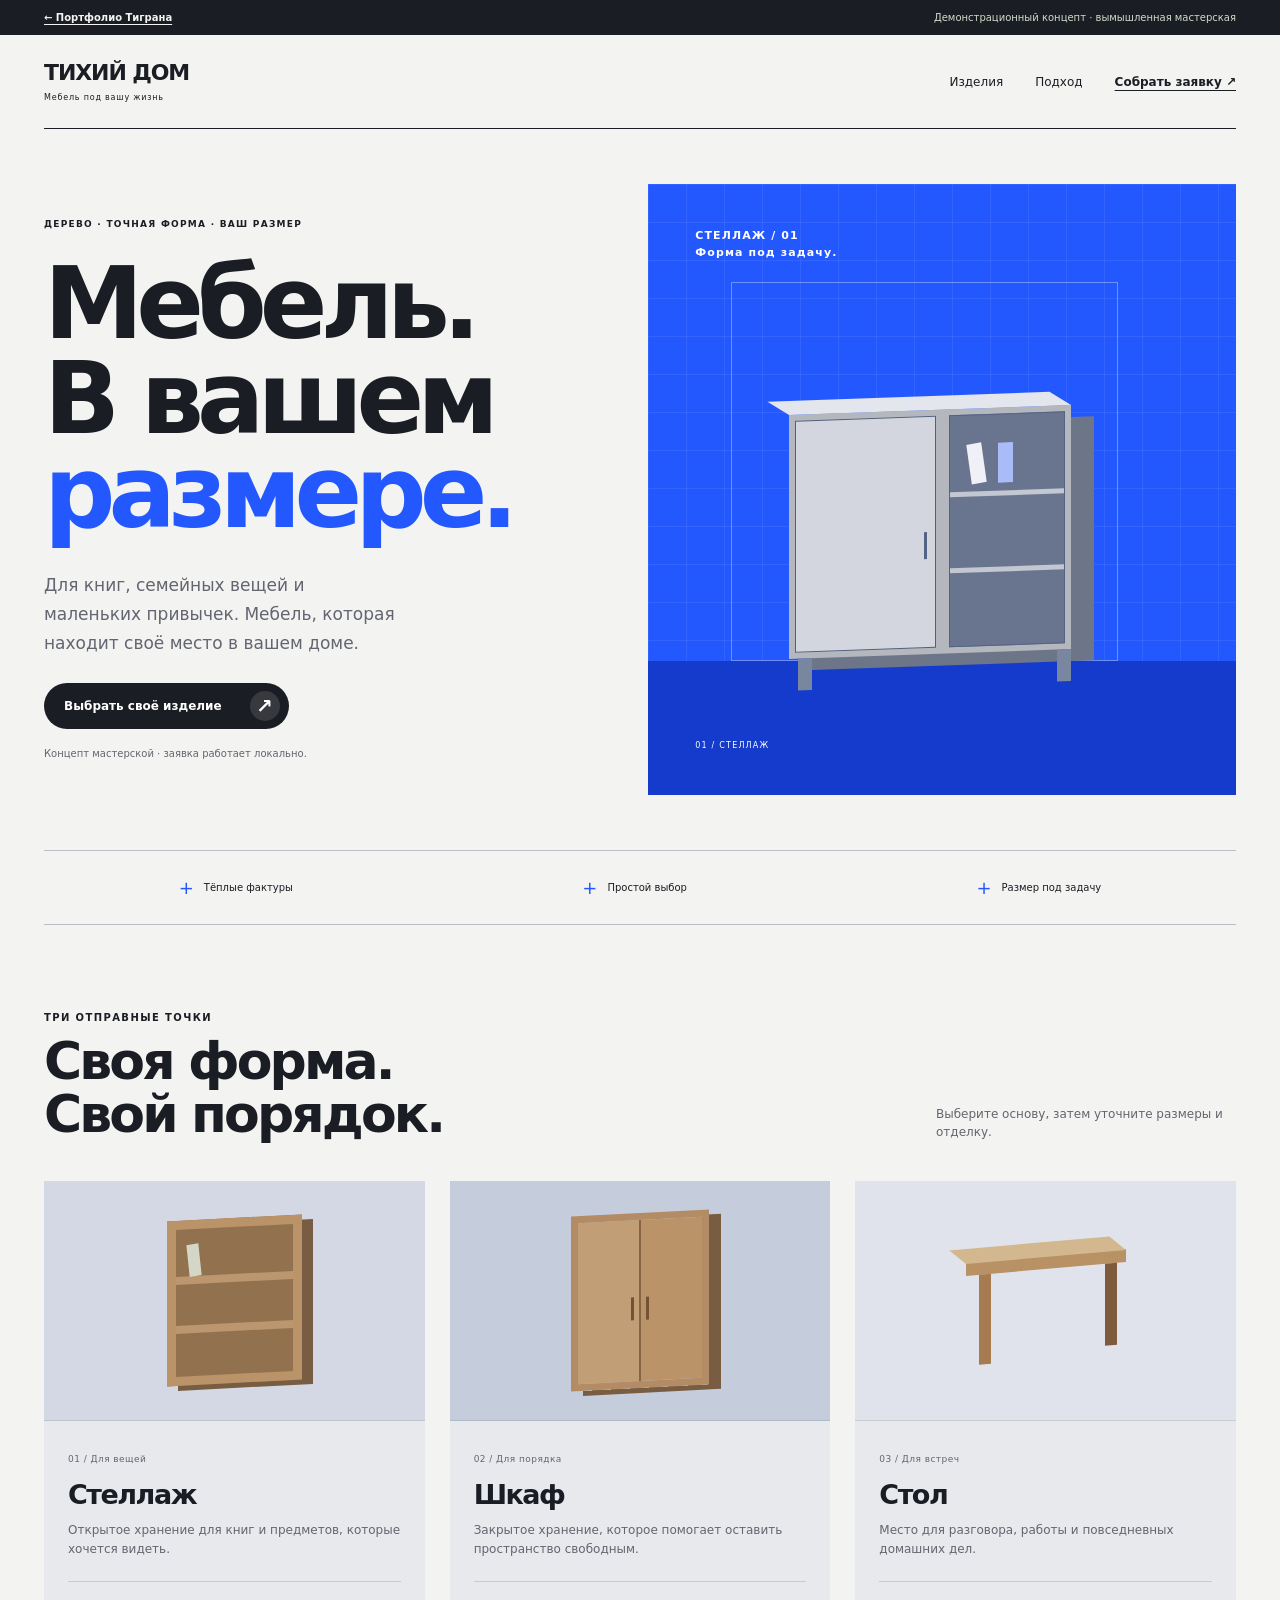
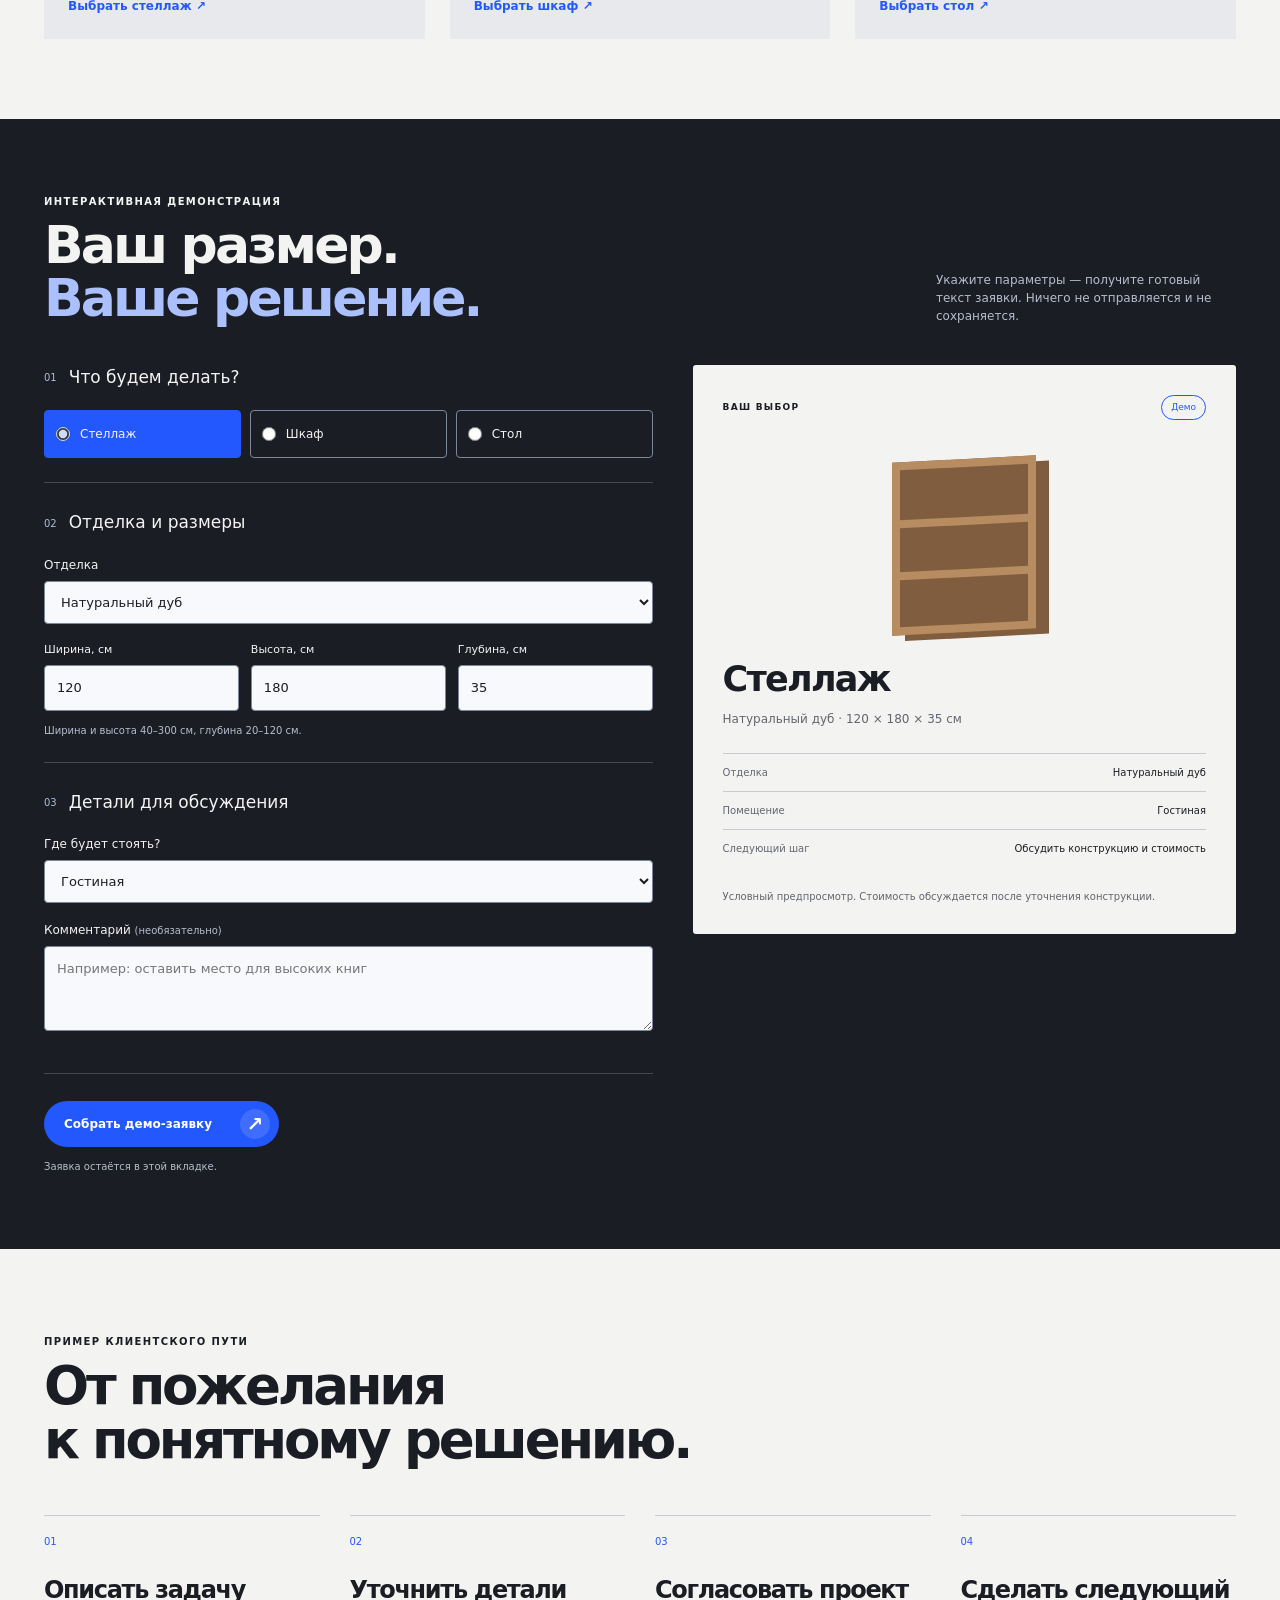
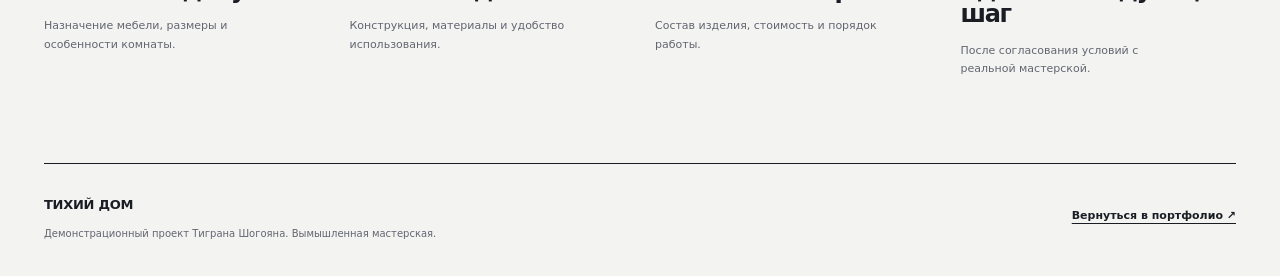
<file: furniture.html>
<!doctype html>
<html lang="ru">
<head>
  <meta charset="utf-8">
<meta http-equiv="Content-Security-Policy" content="default-src 'none'; script-src 'self' ; script-src-attr 'none'; style-src 'self' 'unsafe-inline'; img-src 'self' data:; font-src 'self'; frame-src 'self'; connect-src 'none'; object-src 'none'; base-uri 'none'; form-action 'none'">
<meta name="referrer" content="no-referrer"><meta name="viewport" content="width=device-width, initial-scale=1"><meta name="theme-color" content="#1b1d24">
  <meta name="description" content="Демонстрационный лендинг вымышленной мебельной мастерской с работающим конфигуратором заявки. Проект Тиграна Шогояна.">
  <title>Тихий дом — демонстрационный лендинг</title><link rel="stylesheet" href="styles.css"><link rel="stylesheet" href="demos.css"><script src="demos.js?v=security-1" defer></script>
</head>
<body class="furniture-page">
  <a class="skip-link" href="#main">Перейти к содержимому</a>
  <div class="demo-banner"><div class="wrap"><a href="./">← Портфолио Тиграна</a><span>Демонстрационный концепт · вымышленная мастерская</span></div></div>
  <header class="workshop-header wrap"><a class="workshop-logo" href="furniture.html">ТИХИЙ ДОМ<span>Мебель под вашу жизнь</span></a><nav aria-label="Навигация мастерской"><a href="#collection">Изделия</a><a href="#furniture-process">Подход</a><a class="text-link" href="#configurator">Собрать заявку ↗</a></nav></header>
  <main id="main">
    <section class="furniture-hero wrap" aria-labelledby="furniture-title"><div><p class="eyebrow">Дерево · точная форма · ваш размер</p><h1 id="furniture-title">Мебель.<br>В вашем<br><em>размере.</em></h1><p>Для книг, семейных вещей и маленьких привычек. Мебель, которая находит своё место в вашем доме.</p><a class="button button-dark" href="#configurator">Выбрать своё изделие <span aria-hidden="true">↗</span></a><span class="furniture-hero-note">Концепт мастерской · заявка работает локально.</span></div><div class="room-art" role="img" aria-label="Авторская иллюстрация комнаты: деревянный стеллаж, декоративная ваза и солнечный свет"><div class="room-arch"></div><div class="room-floor"></div><div class="room-sun"></div><div class="cabinet-art room-cabinet"><div class="cabinet-top"></div><div class="cabinet-door"></div><div class="cabinet-shelves"><i></i><i></i></div><div class="cabinet-leg left"></div><div class="cabinet-leg right"></div></div><div class="room-vase"></div><div class="room-art-label">СТЕЛЛАЖ / 01<br>Форма под задачу.</div><span class="room-label">01 / СТЕЛЛАЖ</span></div></section>
    <div class="workshop-values wrap"><span>Тёплые фактуры</span><span>Простой выбор</span><span>Размер под задачу</span></div>
    <section id="collection" class="furniture-collection wrap" aria-labelledby="collection-title"><div class="section-heading"><div><p class="eyebrow">Три отправные точки</p><h2 id="collection-title">Своя форма.<br><em>Свой порядок.</em></h2></div><p>Выберите основу, затем уточните размеры и отделку.</p></div><div class="product-grid"><article class="product-card"><div class="product-drawing shelf-drawing" aria-hidden="true"><div class="draw-shelf"><i></i><i></i><i></i></div></div><div><span class="case-type">01 / Для вещей</span><h3>Стеллаж</h3><p>Открытое хранение для книг и предметов, которые хочется видеть.</p><a href="#configurator" data-product-preset="Стеллаж">Выбрать стеллаж ↗</a></div></article><article class="product-card"><div class="product-drawing wardrobe-drawing" aria-hidden="true"><div class="draw-wardrobe"><i></i><i></i></div></div><div><span class="case-type">02 / Для порядка</span><h3>Шкаф</h3><p>Закрытое хранение, которое помогает оставить пространство свободным.</p><a href="#configurator" data-product-preset="Шкаф">Выбрать шкаф ↗</a></div></article><article class="product-card"><div class="product-drawing table-drawing" aria-hidden="true"><div class="draw-table"><i></i><i></i></div></div><div><span class="case-type">03 / Для встреч</span><h3>Стол</h3><p>Место для разговора, работы и повседневных домашних дел.</p><a href="#configurator" data-product-preset="Стол">Выбрать стол ↗</a></div></article></div></section>
    <section id="configurator" class="config-section" aria-labelledby="config-title"><div class="wrap"><div class="section-heading"><div><p class="eyebrow">Интерактивная демонстрация</p><h2 id="config-title">Ваш размер.<br><em>Ваше решение.</em></h2></div><p>Укажите параметры — получите готовый текст заявки. Ничего не отправляется и не сохраняется.</p></div><div class="config-layout"><form id="furniture-form" class="config-form"><fieldset><legend><span>01</span> Что будем делать?</legend><div class="radio-options"><label><input type="radio" name="product" value="Стеллаж" checked><span>Стеллаж</span></label><label><input type="radio" name="product" value="Шкаф"><span>Шкаф</span></label><label><input type="radio" name="product" value="Стол"><span>Стол</span></label></div></fieldset><fieldset><legend><span>02</span> Отделка и размеры</legend><label for="furniture-finish" class="field-label">Отделка<select id="furniture-finish" name="finish"><option value="Натуральный дуб">Натуральный дуб</option><option value="Тёплый орех">Тёплый орех</option><option value="Светлый ясень">Светлый ясень</option></select></label><div class="dimensions"><label for="furniture-width">Ширина, см<input id="furniture-width" name="width" type="number" min="40" max="300" step="1" value="120" required></label><label for="furniture-height">Высота, см<input id="furniture-height" name="height" type="number" min="40" max="300" step="1" value="180" required></label><label for="furniture-depth">Глубина, см<input id="furniture-depth" name="depth" type="number" min="20" max="120" step="1" value="35" required></label></div><p class="field-hint">Ширина и высота 40–300 см, глубина 20–120 см.</p></fieldset><fieldset><legend><span>03</span> Детали для обсуждения</legend><label for="furniture-room" class="field-label">Где будет стоять?<select id="furniture-room" name="room"><option>Гостиная</option><option>Спальня</option><option>Кабинет</option><option>Прихожая</option></select></label><label for="furniture-note" class="field-label">Комментарий <span class="optional">(необязательно)</span><textarea id="furniture-note" name="note" rows="3" maxlength="500" placeholder="Например: оставить место для высоких книг"></textarea></label></fieldset><button class="button button-dark" type="submit">Собрать демо-заявку <span aria-hidden="true">↗</span></button><p class="field-hint">Заявка остаётся в этой вкладке.</p></form><aside class="config-preview" aria-label="Предпросмотр выбранного изделия"><div class="config-preview-top"><span class="eyebrow">Ваш выбор</span><span class="pill">Демо</span></div><div id="config-drawing" class="config-drawing" data-product="Стеллаж" data-finish="Натуральный дуб" aria-hidden="true"><div class="config-object"><i></i><i></i></div></div><h3 id="config-product-title">Стеллаж</h3><p id="config-selection">Натуральный дуб · 120 × 180 × 35 см</p><dl class="config-specs"><div><dt>Отделка</dt><dd id="config-finish-label">Натуральный дуб</dd></div><div><dt>Помещение</dt><dd id="config-room-label">Гостиная</dd></div><div><dt>Следующий шаг</dt><dd>Обсудить конструкцию и стоимость</dd></div></dl><p class="preview-disclaimer">Условный предпросмотр. Стоимость обсуждается после уточнения конструкции.</p></aside></div><section id="furniture-result" class="result-panel" aria-labelledby="furniture-result-title" hidden><div class="result-heading"><div><p class="eyebrow">Готово к обсуждению</p><h3 id="furniture-result-title">Демо-заявка собрана</h3></div><span class="result-check" aria-hidden="true">✓</span></div><label for="furniture-result-text">Структурированный текст</label><textarea id="furniture-result-text" rows="10" readonly></textarea><div class="result-actions"><button type="button" id="furniture-copy" class="button button-dark">Скопировать текст</button><button type="button" id="furniture-reset" class="quiet-button">Вернуть исходный пример ↺</button><span id="furniture-copy-status" class="copy-status" role="status"></span></div><p>Демонстрация: текст не отправлен.</p></section><p id="furniture-status" class="sr-only" role="status"></p></div></section>
    <section id="furniture-process" class="workshop-process wrap" aria-labelledby="furniture-process-title"><p class="eyebrow">Пример клиентского пути</p><h2 id="furniture-process-title">От пожелания<br><em>к понятному решению.</em></h2><ol class="process"><li><span class="step-number">01</span><h3>Описать задачу</h3><p>Назначение мебели, размеры и особенности комнаты.</p></li><li><span class="step-number">02</span><h3>Уточнить детали</h3><p>Конструкция, материалы и удобство использования.</p></li><li><span class="step-number">03</span><h3>Согласовать проект</h3><p>Состав изделия, стоимость и порядок работы.</p></li><li><span class="step-number">04</span><h3>Сделать следующий шаг</h3><p>После согласования условий с реальной мастерской.</p></li></ol></section>
  </main><footer class="workshop-footer wrap"><div><strong>ТИХИЙ ДОМ</strong><p>Демонстрационный проект Тиграна Шогояна. Вымышленная мастерская.</p></div><a class="text-link" href="./">Вернуться в портфолио ↗</a></footer>
</body>
</html>
</file>
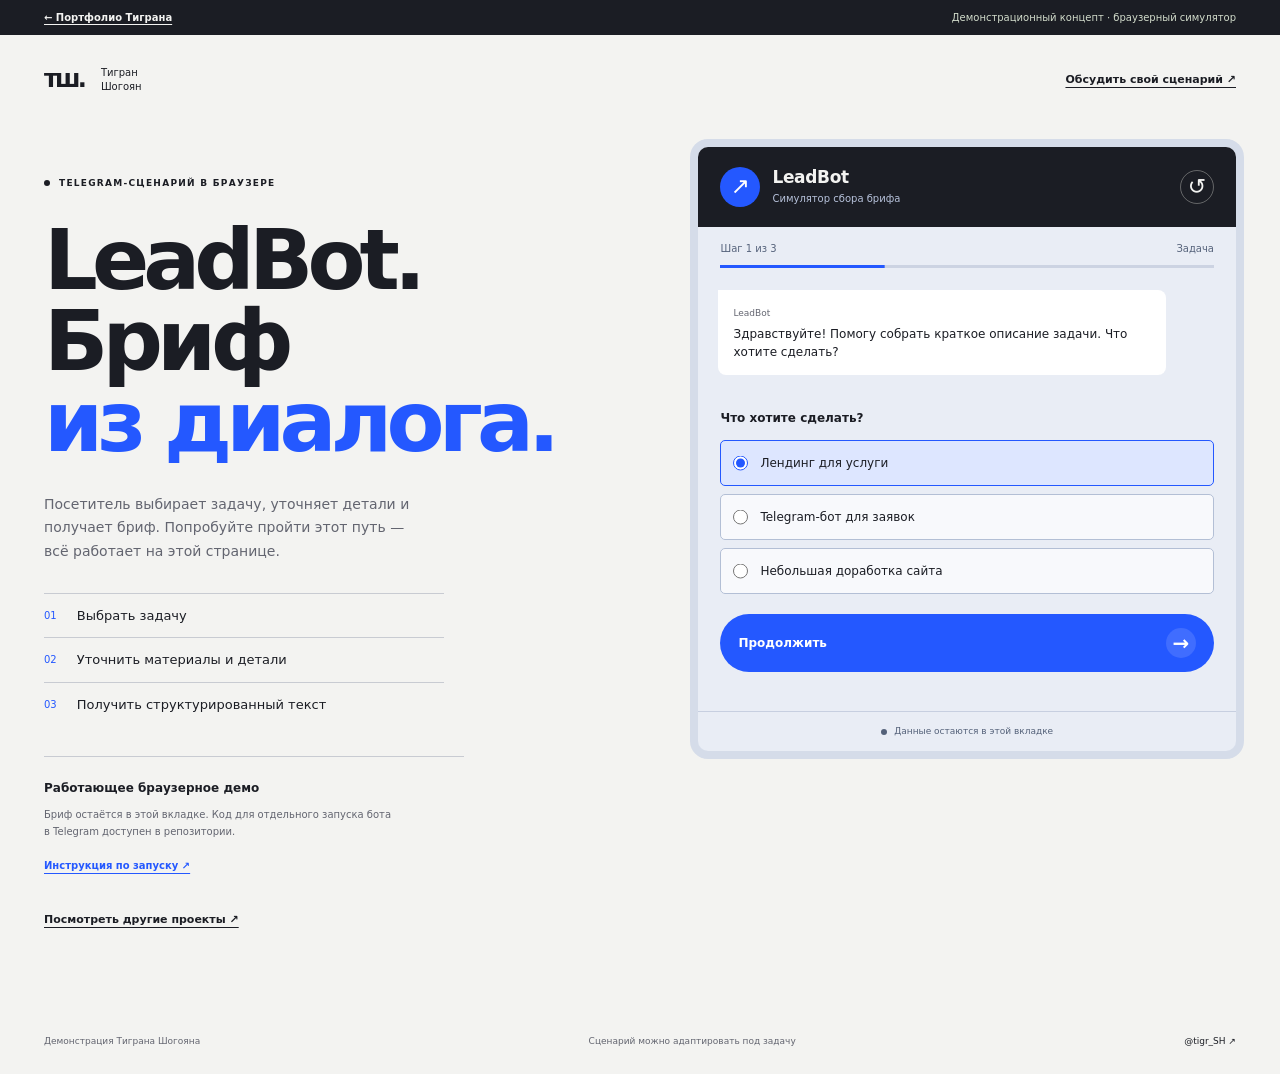
<file: leadbot.html>
<!doctype html>
<html lang="ru">
<head><meta charset="utf-8">
<meta http-equiv="Content-Security-Policy" content="default-src 'none'; script-src 'self' ; script-src-attr 'none'; style-src 'self' 'unsafe-inline'; img-src 'self' data:; font-src 'self'; frame-src 'self'; connect-src 'none'; object-src 'none'; base-uri 'none'; form-action 'none'">
<meta name="referrer" content="no-referrer"><meta name="viewport" content="width=device-width, initial-scale=1"><meta name="theme-color" content="#1b1d24"><meta name="description" content="Интерактивный симулятор Telegram LeadBot: выбор задачи, сбор деталей и готовый бриф. Локальная демонстрация Тиграна Шогояна."><title>LeadBot — интерактивное демо</title><link rel="stylesheet" href="styles.css"><link rel="stylesheet" href="demos.css"><script src="demos.js?v=security-1" defer></script></head>
<body class="leadbot-page"><a class="skip-link" href="#main">Перейти к содержимому</a><div class="demo-banner"><div class="wrap"><a href="./">← Портфолио Тиграна</a><span>Демонстрационный концепт · браузерный симулятор</span></div></div>
  <header class="bot-page-header wrap"><a class="identity" href="./"><span class="monogram">тш.</span><span>Тигран<br>Шогоян</span></a><a class="text-link" href="https://t.me/tigr_SH" target="_blank" rel="noopener noreferrer">Обсудить свой сценарий ↗</a></header>
  <main id="main" class="bot-demo-layout wrap"><section class="bot-explanation" aria-labelledby="bot-demo-title"><p class="eyebrow"><span class="small-dot" aria-hidden="true"></span> Telegram-сценарий в браузере</p><h1 id="bot-demo-title">LeadBot.<br>Бриф<br><em>из диалога.</em></h1><p class="bot-description">Посетитель выбирает задачу, уточняет детали и получает бриф. Попробуйте пройти этот путь — всё работает на этой странице.</p><ol class="bot-scenario"><li><span>01</span> Выбрать задачу</li><li><span>02</span> Уточнить материалы и детали</li><li><span>03</span> Получить структурированный текст</li></ol><div class="bot-honesty"><strong>Работающее браузерное демо</strong><p>Бриф остаётся в этой вкладке. Код для отдельного запуска бота в Telegram доступен в репозитории.</p><a class="text-link" href="TELEGRAM_RUN.md">Инструкция по запуску ↗</a></div><a class="text-link" href="./#projects">Посмотреть другие проекты ↗</a></section>
    <section id="bot-simulator" class="bot-simulator" aria-label="Интерактивный симулятор LeadBot"><div class="simulator-header"><span class="bot-avatar" aria-hidden="true">↗</span><div><h2>LeadBot</h2><p>Симулятор сбора брифа</p></div><button type="button" id="bot-restart-top" aria-label="Начать диалог заново">↺</button></div><div class="bot-progress"><span id="bot-step-label">Шаг 1 из 3</span><span id="bot-step-name">Задача</span></div><div class="bot-progress-track" aria-hidden="true"><span id="bot-progress-fill"></span></div><div id="bot-messages" class="bot-messages" role="log" aria-label="Диалог с демонстрационным ботом" aria-live="polite" aria-relevant="additions"><div class="bot-message bot-message-in"><span class="message-author">LeadBot</span><p>Здравствуйте! Помогу собрать краткое описание задачи. Что хотите сделать?</p></div></div><form id="bot-form" class="bot-form"><div id="bot-input-area"></div><button id="bot-next" class="button button-dark" type="submit">Продолжить <span aria-hidden="true">→</span></button><p id="bot-form-status" class="bot-form-status" role="status"></p></form><div id="bot-result" class="bot-result" hidden><p class="eyebrow">Бриф собран</p><label for="bot-result-text">Готовый текст заявки</label><textarea id="bot-result-text" readonly rows="10"></textarea><button id="bot-copy" class="button button-dark" type="button">Скопировать бриф</button><p id="bot-copy-status" class="copy-status" role="status"></p><button id="bot-restart" class="quiet-button" type="button">Пройти ещё раз ↺</button></div><div class="simulator-footer"><span class="small-dot" aria-hidden="true"></span> Данные остаются в этой вкладке</div></section>
  </main><footer class="site-footer wrap"><span>Демонстрация Тиграна Шогояна</span><span>Сценарий можно адаптировать под задачу</span><a href="https://t.me/tigr_SH" target="_blank" rel="noopener noreferrer">@tigr_SH ↗</a></footer>
</body>
</html>
</file>
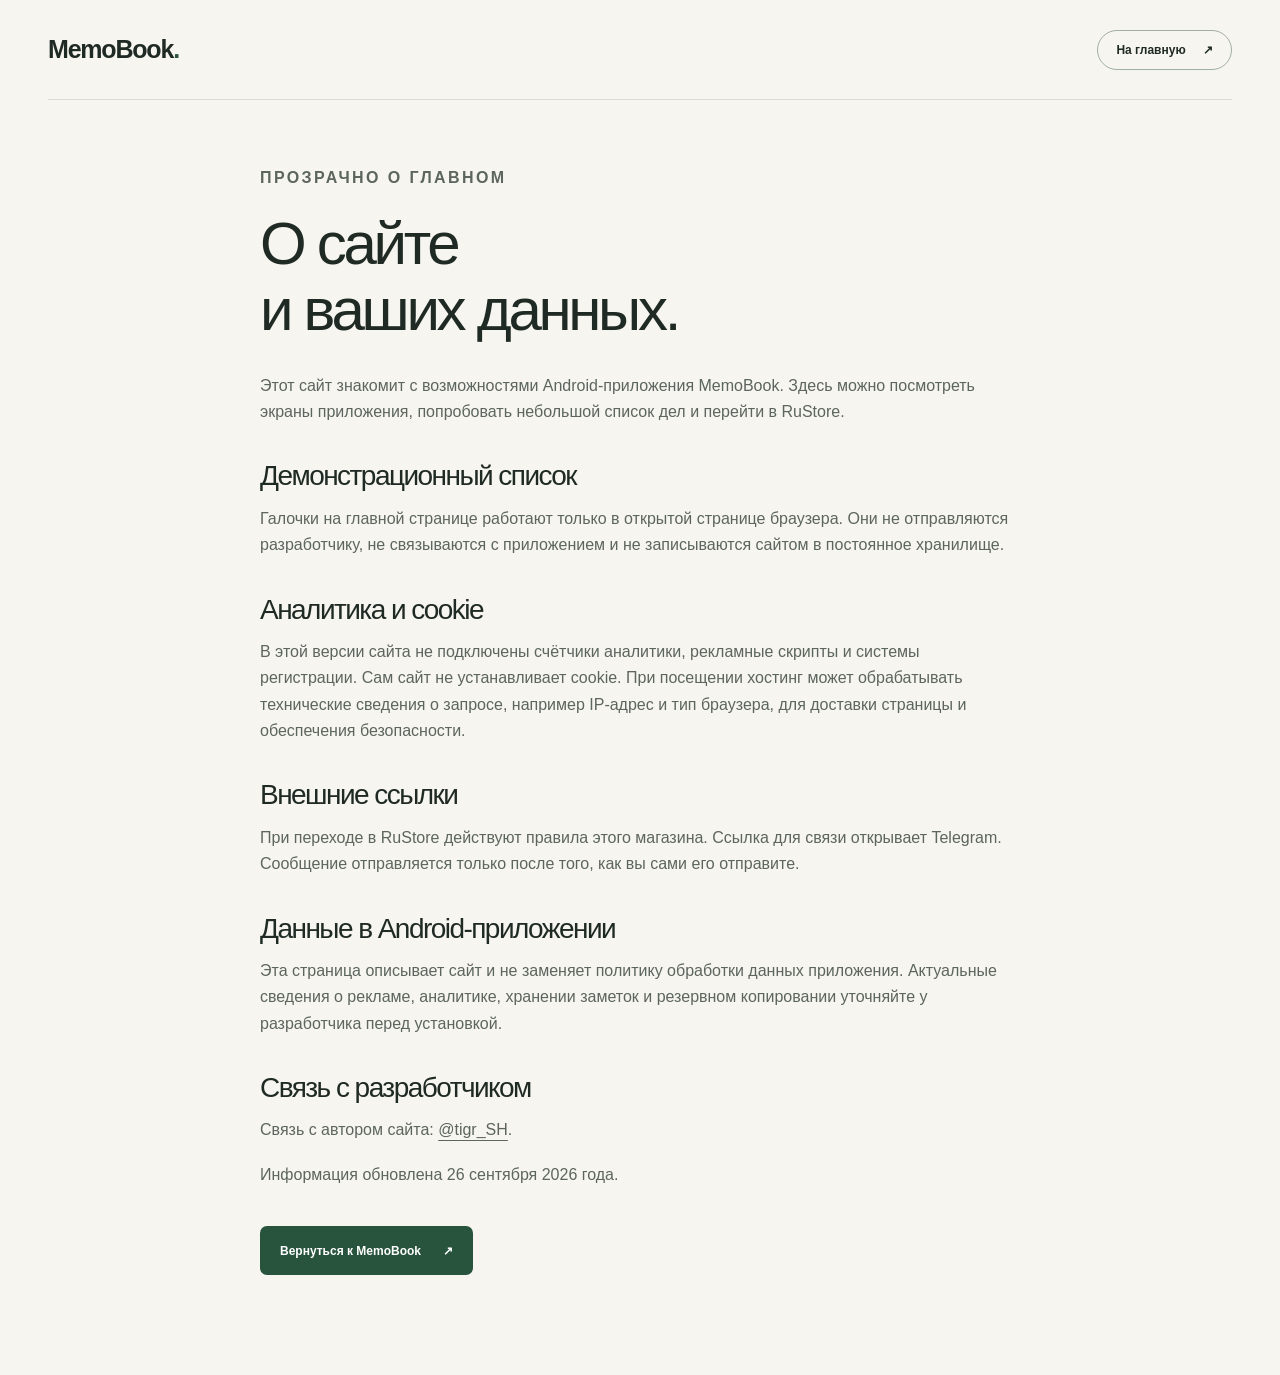
<file: memobook-about.html>
<!doctype html>
<html lang="ru">
<head><meta charset="utf-8">
<meta http-equiv="Content-Security-Policy" content="default-src 'none'; script-src 'self' ; script-src-attr 'none'; style-src 'self' 'unsafe-inline'; img-src 'self' data:; font-src 'self'; frame-src 'self'; connect-src 'none'; object-src 'none'; base-uri 'none'; form-action 'none'">
<meta name="referrer" content="no-referrer"><meta name="viewport" content="width=device-width, initial-scale=1"><meta name="theme-color" content="#f6f5ef"><meta name="description" content="Информация о сайте MemoBook, демонстрационном списке, внешних ссылках и связи с разработчиком."><title>О сайте и данных — MemoBook</title><link rel="icon" href="[data-uri]" sizes="any"><style>:root {
  --paper:#f6f5ef;
  --ink:#202a24;
  --muted:#5c655e;
  --green:#28543e;
  --line:#d9dcd3;
  --mint:#e5eddf;
  --yellow:#f3edc9;
  --white:#fffef9;
  --radius:22px;
}

* {
  box-sizing:border-box;
}

html {
  scroll-behavior:smooth;
  scroll-padding-top:24px;
}

body {
  margin:0;
  background:var(--paper);
  color:var(--ink);
  font-family:Arial,"Segoe UI",sans-serif;
  -webkit-font-smoothing:antialiased;
}

button,input {
  font:inherit;
}

a {
  color:inherit;
  text-underline-offset:5px;
}

button,a,input,summary {
  -webkit-tap-highlight-color:transparent;
}

a:focus-visible,button:focus-visible,summary:focus-visible,input:focus-visible {
  outline:3px solid #9b4c16;
  outline-offset:6px;
}

img {
  display:block;
  max-width:100%;
  height:auto;
}

h1,h2,h3,p,figure {
  margin:0;
}

a,button,summary {
  touch-action:manipulation;
}

h1,h2,h3 {
  font-weight:500;
  letter-spacing:-.055em;
}

em {
  font-family:Georgia,"Times New Roman",serif;
  font-weight:400;
}

h2 {
  font-size:clamp(34px,3.5vw,52px);
  line-height:1.12;
}

p {
  line-height:1.65;
}

.wrap {
  width:min(1240px,calc(100% - 96px));
  margin-inline:auto;
}

.section-space {
  padding-block:100px;
}

.eyebrow {
  font-size:10px;
  letter-spacing:.15em;
  font-weight:700;
  line-height:1.6;
}

.sr-only {
  position:absolute;
  width:1px;
  height:1px;
  overflow:hidden;
  clip-path:inset(50%);
  white-space:nowrap;
}

.skip-link {
  position:fixed;
  left:20px;
  top:-100px;
  z-index:50;
  background:var(--ink);
  color:white;
  padding:15px;
}

.skip-link:focus {
  top:15px;
}

.site-header {
  display:flex;
  align-items:center;
  justify-content:space-between;
  min-height:100px;
  border-bottom:1px solid var(--line);
  gap:24px;
}

.brand {
  font-size:25px;
  font-weight:700;
  letter-spacing:-1.2px;
  text-decoration:none;
  display:inline-flex;
  align-items:center;
  white-space:nowrap;
}

.brand-dot {
  color:var(--green);
}

.brand-mark {
  height:29px;
  width:25px;
  display:grid;
  align-content:center;
  gap:4px;
  background:var(--green);
  border-radius:5px;
  margin-right:9px;
  transform:rotate(-7deg);
  padding:6px;
}

.brand-mark i {
  height:1px;
  background:#e4efcf;
}

.brand-mark i:last-child {
  width:65%;
}

.site-header nav {
  display:flex;
  gap:30px;
}

.site-header nav a,.header-link {
  font-size:12px;
  text-decoration:none;
  font-weight:600;
}

.site-header nav a:hover,.text-link:hover,.site-footer a:hover {
  color:var(--green);
  text-decoration:underline;
}

.header-link {
  padding:12px 18px;
  border:1px solid #a1afa2;
  border-radius:25px;
  white-space:nowrap;
}

.header-link span {
  margin-left:14px;
}

.hero {
  display:grid;
  grid-template-columns:1.07fr 1fr;
  align-items:center;
  gap:50px;
  min-height:675px;
  padding-block:72px 82px;
}

.tiny-dot {
  display:inline-block;
  width:7px;
  height:7px;
  background:var(--green);
  border-radius:50%;
  margin-right:8px;
}

.hero h1 {
  font-size:clamp(56px,5.7vw,84px);
  line-height:1.02;
  margin-top:27px;
  letter-spacing:-.065em;
}

.hero h1 em {
  color:var(--green);
}

.hero-lead {
  font-size:15px;
  max-width:370px;
  margin-top:25px;
  color:var(--muted);
  line-height:1.7;
}

.hero-actions {
  display:flex;
  gap:23px;
  align-items:center;
  margin-top:30px;
  flex-wrap:wrap;
}

.button {
  display:inline-flex;
  align-items:center;
  justify-content:center;
  gap:22px;
  min-height:49px;
  padding:15px 20px;
  border-radius:7px;
  text-decoration:none;
  font-size:12px;
  font-weight:600;
  transition:background .2s,transform .2s;
}

.button-dark {
  background:var(--green);
  color:white;
}

.button-dark:hover {
  background:#1e402e;
  transform:translateY(-2px);
}

.button-light {
  background:var(--paper);
  color:var(--ink);
}

.button-light:hover {
  background:#e5eddf;
  transform:translateY(-2px);
}

.text-link {
  font-size:12px;
  text-decoration:none;
  font-weight:600;
}

.text-link span {
  margin-left:7px;
}

.hero-footnote {
  font-size:10px;
  color:var(--muted);
  margin-top:19px;
}

.hero-art {
  position:relative;
  padding:24px 14px 42px 18px;
  min-width:0;
}

.art-caption {
  display:block;
  text-align:right;
  font-family:Georgia,serif;
  font-style:italic;
  color:var(--green);
  font-size:15px;
  margin-bottom:28px;
  padding-right:15px;
}

.note-underlay {
  position:absolute;
  inset:69px 6px 42px 26px;
  background:#d6e0cd;
  border-radius:5px;
  transform:rotate(5deg);
}

.paper-note {
  position:relative;
  background:var(--white);
  box-shadow:0 20px 55px #20352113;
  border:1px solid #e2e3d8;
  transform:rotate(-3deg);
  border-radius:5px;
  padding:31px 32px 22px;
}

.paper-top {
  display:flex;
  justify-content:space-between;
  align-items:center;
  color:var(--green);
}

.paper-top>span:last-child {
  font-size:27px;
}

.paper-kicker {
  font-size:9px;
  font-weight:700;
  letter-spacing:.14em;
}

.paper-note h2 {
  font-family:Georgia,serif;
  font-size:37px;
  letter-spacing:-.05em;
  line-height:1.15;
  margin-top:20px;
}

.note-subtitle {
  font-size:11px;
  color:var(--muted);
  margin-top:13px;
}

.demo-list {
  border:0;
  padding:0;
  margin:21px 0 0;
  min-width:0;
}

.demo-task {
  display:flex;
  align-items:center;
  gap:11px;
  min-height:54px;
  border-bottom:1px solid var(--line);
  cursor:pointer;
  position:relative;
  font-size:12px;
}

.demo-task input {
  position:absolute;
  opacity:0;
  width:22px;
  height:22px;
  margin:0;
}

.check-box {
  width:20px;
  height:20px;
  border:1px solid #829383;
  border-radius:4px;
  flex-shrink:0;
  display:grid;
  place-items:center;
}

.demo-task input:focus-visible+.check-box {
  outline:3px solid #9b4c16;
  outline-offset:4px;
}

.demo-task input:checked+.check-box {
  background:var(--green);
  border-color:var(--green);
}

.demo-task input:checked+.check-box:after {
  content:'✓';
  color:white;
  font-size:13px;
}

.demo-task input:checked~.task-name {
  text-decoration:line-through;
  color:#67736a;
}

.priority {
  font-size:9px;
  background:#eee5bb;
  color:#594813;
  padding:4px 7px;
  border-radius:3px;
  margin-left:auto;
}

.paper-bottom {
  display:flex;
  justify-content:space-between;
  margin-top:22px;
  font-size:10px;
  color:var(--muted);
}

.demo-count {
  color:var(--green);
  font-weight:700;
}

.demo-disclaimer {
  font-size:9px;
  margin-top:13px;
  color:var(--muted);
}

.little-note {
  position:absolute;
  right:-9px;
  bottom:0;
  background:var(--yellow);
  padding:20px 48px 20px 20px;
  transform:rotate(6deg);
  box-shadow:0 8px 25px #272a1710;
  font-size:12px;
  line-height:1.6;
}

.little-note strong {
  font-weight:600;
}

.little-note>span {
  position:absolute;
  right:16px;
  bottom:13px;
  font-size:28px;
}




.section-heading>.eyebrow {
  color:var(--green);
  margin-bottom:20px;
}

.heading-row {
  display:flex;
  align-items:flex-end;
  justify-content:space-between;
  gap:35px;
}

.heading-row>p {
  font-size:13px;
  color:var(--muted);
  max-width:350px;
  padding-bottom:3px;
}

.feature-grid {
  display:grid;
  grid-template-columns:repeat(3,minmax(0,1fr));
  gap:18px;
  margin-top:39px;
}

.feature {
  min-height:390px;
  border-radius:var(--radius);
  padding:28px;
  display:flex;
  flex-direction:column;
  justify-content:space-between;
}

.feature-lists {
  background:#e4ebde;
}

.feature-priority {
  background:#ecebdc;
}

.feature-done {
  background:#e6eae6;
}

.feature-bottom {
  margin-top:34px;
}

.feature-number {
  font-size:9px;
  font-weight:700;
  letter-spacing:.1em;
  color:#586458;
}

.feature h3 {
  font-size:29px;
  line-height:1.13;
  margin-top:15px;
}

.feature p {
  font-size:12px;
  color:#4b584e;
  line-height:1.7;
  margin-top:14px;
  max-width:285px;
}

.mini-tabs {
  display:flex;
  margin-top:23px;
  padding-bottom:0;
  border-bottom:1px solid #c0cbbb;
  gap:17px;
}

.mini-tabs span {
  font-size:12px;
  padding-bottom:12px;
}

.mini-tabs span:first-child {
  border-bottom:3px solid var(--green);
  font-weight:700;
}

.priority-illustration {
  display:grid;
  gap:7px;
  transform:rotate(-4deg);
  padding:0 9px;
  margin-top:5px;
}

.priority-line {
  background:#fdfcf5;
  padding:9px 11px;
  font-size:10px;
  display:flex;
  align-items:center;
  gap:9px;
  border-radius:4px;
}

.priority-line i {
  width:8px;
  height:8px;
  background:#b44932;
  border-radius:2px;
}

.priority-line:nth-child(2) i {
  background:#b78a12;
}

.priority-line:nth-child(3) i {
  background:white;
  border:1px solid #7c827a;
}

.done-illustration {
  display:flex;
  align-items:center;
  gap:18px;
  margin:16px 0;
}

.done-illustration>span {
  border-radius:50%;
  background:#cedccc;
  color:var(--green);
  height:57px;
  width:57px;
  display:grid;
  place-items:center;
  font-size:27px;
  transform:rotate(-10deg);
}

.done-illustration p {
  font-family:Georgia,serif;
  font-style:italic;
  text-decoration:line-through;
  font-size:18px;
  margin:0;
}

.feature-detail {
  border-bottom:1px solid var(--line);
  padding:24px 0;
  font-size:12px;
  color:var(--muted);
}

.feature-detail p>span {
  color:var(--green);
  font-size:19px;
  margin-right:14px;
}

.feature-detail strong {
  color:var(--ink);
  font-weight:600;
  margin-right:7px;
}

.screens-section {
  background:#eaece4;
}

.screens-grid {
  display:grid;
  grid-template-columns:repeat(4,minmax(0,1fr));
  gap:22px;
  margin-top:42px;
}

.screen-link {
  display:block;
  position:relative;
  overflow:hidden;
  border-radius:12px;
  background:#dfe4da;
  border:1px solid #d5dcd0;
}

.screen-link img {
  width:100%;
  height:auto;
  aspect-ratio:620/1342;
}

.zoom-label {
  position:absolute;
  right:10px;
  bottom:11px;
  border-radius:5px;
  background:#fffef9f5;
  color:var(--ink);
  padding:8px 10px;
  font-size:10px;
  box-shadow:0 2px 8px #0001;
  transition:transform .2s;
}

.screen-link:hover .zoom-label {
  transform:translateY(-4px);
}

figcaption {
  font-size:11px;
  margin-top:15px;
  line-height:1.5;
}

figcaption span {
  color:#52634f;
  margin-right:9px;
  font-size:9px;
}

.screens-note {
  font-size:10px;
  color:var(--muted);
  margin-top:27px;
}

.faq-section {
  display:grid;
  grid-template-columns:1fr 1.13fr;
  gap:70px;
}

.faq-section .eyebrow {
  color:var(--green);
  margin-bottom:20px;
}

.faq-intro {
  font-size:13px;
  color:var(--muted);
  margin-top:25px;
}

.faq-intro a {
  color:var(--ink);
}

details {
  border-bottom:1px solid #cfd4ca;
}

details:first-child {
  border-top:1px solid #cfd4ca;
}

summary {
  display:flex;
  align-items:center;
  justify-content:space-between;
  gap:20px;
  cursor:pointer;
  list-style:none;
  padding:23px 0;
  font-size:14px;
  line-height:1.5;
  font-weight:500;
}

summary::-webkit-details-marker {
  display:none;
}

summary>span {
  font-size:24px;
  font-weight:400;
  transition:transform .2s;
  flex-shrink:0;
}

details[open] summary>span {
  transform:rotate(45deg);
}

details>p {
  font-size:13px;
  color:var(--muted);
  padding:0 30px 25px 0;
  line-height:1.75;
}

.download-section {
  background:var(--green);
  color:#f6f5ef;
  border-radius:24px;
  padding:58px 62px;
  display:grid;
  grid-template-columns:1.4fr 1fr;
  gap:35px;
  overflow:hidden;
}

.download-copy>.eyebrow {
  color:#d7e3c9;
  margin-bottom:20px;
}

.download-copy>p:not(.eyebrow):not(.store-status) {
  font-size:13px;
  line-height:1.7;
  color:#e1e9dc;
  margin-top:22px;
}

.download-copy>.button {
  margin-top:28px;
}

.download-copy>.store-status {
  font-size:10px;
  color:#d8e3d0;
  margin-top:17px;
  max-width:345px;
}

.store-status span {
  margin-right:4px;
}

.download-illustration {
  position:relative;
  display:grid;
  place-items:center;
}

.outline-star {
  position:absolute;
  top:-30px;
  right:-15px;
  font-size:160px;
  line-height:1;
  color:#648369;
}

.closing-note {
  background:#f2edce;
  color:#2d3b2e;
  padding:28px 32px;
  transform:rotate(8deg);
  position:relative;
  width:260px;
  min-height:266px;
  box-shadow:0 16px 28px #112c211f;
}

.closing-note>span:first-child {
  text-transform:uppercase;
  font-size:9px;
  letter-spacing:.13em;
}

.closing-note p {
  font-family:Georgia,serif;
  font-size:29px;
  line-height:1.25;
  letter-spacing:-1px;
  margin-top:26px;
}

.closing-check {
  display:block;
  font-size:27px;
  margin-top:15px;
}

.site-footer {
  display:flex;
  align-items:center;
  gap:30px;
  justify-content:space-between;
  padding-block:40px;
}

.site-footer .brand {
  font-size:22px;
}

.site-footer p {
  font-size:11px;
  color:var(--muted);
}

.site-footer>div {
  display:flex;
  gap:25px;
}

.site-footer>div a {
  font-size:11px;
  text-decoration:none;
}

.image-dialog {
  padding:20px;
  background:var(--paper);
  color:var(--ink);
  border:0;
  border-radius:12px;
  max-width:calc(100vw - 32px);
  max-height:calc(100dvh - 32px);
  overflow:auto;
}

.image-dialog::backdrop {
  background:#14251be8;
}

.image-dialog img {
  max-height:72dvh;
  width:auto;
  margin-inline:auto;
}

.image-dialog form {
  display:flex;
  justify-content:flex-end;
  margin-bottom:12px;
}

.dialog-close {
  background:var(--green);
  color:white;
  border:0;
  padding:12px 16px;
  border-radius:6px;
  cursor:pointer;
}

.dialog-close span {
  margin-left:18px;
}

.dialog-caption {
  font-size:12px;
  text-align:center;
  max-width:420px;
  margin-top:12px;
}

.about-main {
  max-width:760px;
  margin:65px auto 100px;
}

.about-main h1 {
  font-size:clamp(36px,5vw,60px);
  line-height:1.1;
  margin:20px 0 30px;
}

.about-main h2 {
  font-size:28px;
  margin:35px 0 14px;
}

.about-main p {
  font-size:16px;
  color:var(--muted);
  margin-bottom:18px;
}

.about-main .button {
  margin-top:20px;
}

@media(min-width:1450px) {
  .hero {
    min-height:730px;
  }
}

@media(max-width:1100px) {
  .wrap {
    width:calc(100% - 64px);
  }
  .hero {
    gap:30px;
  }
  .hero h1 {
    font-size:66px;
  }
  .hero-actions {
    gap:16px;
  }
  .paper-note {
    padding:25px 22px 20px;
  }
  .paper-note h2 {
    font-size:32px;
  }
  .demo-task {
    font-size:11px;
    gap:8px;
  }
  .priority {
    padding:3px 5px;
  }
  .feature {
    padding:23px;
  }
  .feature h3 {
    font-size:26px;
  }
  .faq-section {
    gap:45px;
  }
  .download-section {
    padding:48px;
  }
  .screens-grid {
    gap:16px;
  }
  .site-header nav {
    gap:20px;
  }
}

@media(max-width:850px) {
  .hero {
    grid-template-columns:1fr 1fr;
    gap:20px;
    padding-block:55px 65px;
  }
  .hero h1 {
    font-size:54px;
  }
  .hero-lead {
    font-size:14px;
  }
  .paper-note {
    padding:22px 17px;
  }
  .paper-note h2 {
    font-size:27px;
  }
  .note-subtitle {
    font-size:10px;
  }
  .demo-task {
    font-size:10px;
    gap:7px;
  }
  .priority {
    display:none;
  }
  .paper-kicker {
    font-size:8px;
  }
  .paper-bottom {
    font-size:9px;
  }
  .demo-disclaimer {
    font-size:8px;
  }
  .art-caption {
    font-size:12px;
  }
  .little-note {
    font-size:10px;
    right:0;
  }
  .hero-art {
    padding-inline:6px;
  }
  .feature-grid {
    gap:12px;
  }
  .feature {
    padding:21px 18px;
    min-height:375px;
  }
  .feature h3 {
    font-size:25px;
  }
  .mini-tabs {
    gap:9px;
  }
  .mini-tabs span {
    font-size:10px;
  }
  .done-illustration {
    gap:10px;
  }
  .done-illustration p {
    font-size:15px;
  }
  .done-illustration>span {
    width:44px;
    height:44px;
    flex-shrink:0;
  }
  .section-space {
    padding-block:75px;
  }
  .screens-grid {
    grid-template-columns:repeat(2,minmax(0,1fr));
    gap:30px;
  }
  .screens-grid figure {
    max-width:310px;
    justify-self:center;
  }
  .faq-section {
    grid-template-columns:1fr;
    gap:35px;
  }
  .download-section {
    grid-template-columns:1fr 0.8fr;
    padding:40px 30px;
  }
  .closing-note {
    width:210px;
    min-height:240px;
    padding:25px;
  }
  .closing-note p {
    font-size:25px;
  }
  .site-footer {
    flex-wrap:wrap;
  }
  .site-footer>div {
    margin-left:auto;
  }
  .site-footer p {
    display:none;
  }
  .site-header nav a {
    font-size:11px;
  }
  .site-header nav {
    gap:15px;
  }
  .header-link {
    padding:10px 12px;
    font-size:11px;
  }
  .brand {
    font-size:22px;
  }
}

@media(max-width:640px) {
  .wrap {
    width:calc(100% - 40px);
  }
  .site-header {
    min-height:82px;
    gap:14px;
    flex-wrap:wrap;
    padding-block:18px 14px;
  }
  .site-header nav {
    order:3;
    width:100%;
    justify-content:space-between;
    border-top:1px solid var(--line);
    padding-top:10px;
    gap:8px;
  }
  .site-header nav a {
    display:inline-flex;
    align-items:center;
    min-height:32px;
    font-size:12px;
  }
  .header-link {
    margin-left:auto;
  }
  .hero {
    grid-template-columns:1fr;
    padding-block:38px 55px;
    gap:27px;
  }
  .hero h1 {
    font-size:clamp(51px,12vw,70px);
    margin-top:23px;
  }
  .hero h1 br:nth-child(2) {
    display:none;
  }
  .hero-lead {
    max-width:420px;
    font-size:14px;
    margin-top:22px;
  }
  .hero-actions {
    gap:22px;
    margin-top:24px;
  }
  .hero-footnote {
    font-size:10px;
  }
  .hero-art {
    max-width:430px;
    width:100%;
    margin-inline:auto;
    padding:10px 13px 38px;
  }
  .art-caption {
    margin-bottom:18px;
    font-size:13px;
  }
  .paper-note {
    padding:26px 23px;
  }
  .paper-note h2 {
    font-size:34px;
  }
  .paper-kicker {
    font-size:9px;
  }
  .note-subtitle {
    font-size:11px;
  }
  .demo-task {
    font-size:12px;
    gap:10px;
    min-height:57px;
  }
  .priority {
    display:inline;
    font-size:8px;
  }
  .paper-bottom {
    font-size:10px;
  }
  .demo-disclaimer {
    font-size:9px;
  }
  .note-underlay {
    inset:48px 12px 38px 25px;
  }
  .little-note {
    font-size:11px;
    padding:15px 40px 15px 17px;
    right:4px;
  }
  .section-space {
    padding-block:57px;
  }
  .heading-row {
    display:block;
  }
  .heading-row>p {
    margin-top:20px;
    font-size:13px;
  }
  .feature-grid {
    grid-template-columns:1fr;
    margin-top:28px;
    gap:15px;
  }
  .feature {
    min-height:0;
    padding:28px;
  }
  .feature-bottom {
    margin-top:32px;
  }
  .feature h3 {
    font-size:30px;
  }
  .feature h3 br {
    display:none;
  }
  .feature p {
    font-size:13px;
    max-width:100%;
  }
  .mini-tabs {
    margin-top:0;
    gap:24px;
  }
  .mini-tabs span {
    font-size:12px;
  }
  .priority-illustration {
    max-width:280px;
    width:100%;
    align-self:center;
  }
  .priority-line {
    font-size:12px;
  }
  .done-illustration {
    margin:0;
    gap:18px;
  }
  .done-illustration p {
    font-size:20px;
  }
  .done-illustration>span {
    height:52px;
    width:52px;
  }
  .feature-detail {
    padding:22px 0;
    font-size:12px;
  }
  .feature-detail strong {
    display:inline;
  }
  .screens-grid {
    gap:24px 13px;
    margin-top:29px;
  }
  .screen-link {
    border-radius:8px;
  }
  .zoom-label {
    right:5px;
    bottom:6px;
    font-size:9px;
    padding:6px;
  }
  figcaption {
    font-size:10px;
    margin-top:10px;
  }
  figcaption span {
    display:block;
    margin-bottom:4px;
  }
  .screens-note {
    font-size:10px;
  }
  .faq-section {
    gap:28px;
  }
  .faq-intro {
    margin-top:20px;
  }
  summary {
    font-size:14px;
    padding-block:21px;
  }
  .download-section {
    grid-template-columns:1fr;
    padding:34px 25px;
    gap:36px;
    border-radius:18px;
  }
  .download-copy h2 {
    font-size:35px;
  }
  .download-illustration {
    min-height:245px;
  }
  .closing-note {
    width:228px;
    min-height:235px;
    padding:24px 30px;
  }
  .closing-note p {
    font-size:26px;
  }
  .outline-star {
    top:0;
    right:0;
    font-size:120px;
  }
  .site-footer {
    gap:22px;
    padding-block:30px;
  }
  .site-footer>div {
    width:100%;
    margin:0;
    justify-content:space-between;
  }
  .about-main {
    margin:42px auto 65px;
  }
  .about-main p {
    font-size:15px;
  }
}

@media(max-width:360px) {
  .hero h1 {
    font-size:49px;
  }
  .paper-note {
    padding-inline:16px;
  }
  .demo-task {
    font-size:10px;
    gap:7px;
  }
  .paper-note h2 {
    font-size:30px;
  }
  .priority {
    font-size:7px;
  }
  .paper-bottom {
    font-size:9px;
  }
  .hero-actions {
    gap:18px;
  }
  .button {
    font-size:11px;
    gap:14px;
  }
  .download-copy h2 {
    font-size:31px;
  }
  .mini-tabs {
    gap:17px;
  }
}

@media(prefers-reduced-motion:reduce) {
  html {
    scroll-behavior:auto;
  }
  *,*::before,*::after {
    animation:none!important;
    transition:none!important;
  }
}

.gallery-open {
  overflow:hidden;
}

.dialog-navigation {
  display:flex;
  align-items:center;
  justify-content:space-between;
  gap:16px;
  margin-top:16px;
}

.dialog-navigation button {
  min-height:44px;
  padding:10px 16px;
  border:1px solid #9da999;
  border-radius:6px;
  background:var(--white);
  color:var(--ink);
  cursor:pointer;
}

.dialog-navigation button:hover {
  background:var(--mint);
}

.dialog-position {
  font-size:12px;
  white-space:nowrap;
}

.image-dialog img {
  max-height:62dvh;
}

.demo-list {
  user-select:none;
}

/* Section navigation: a compact, tactile index. */
.site-header .section-nav {
  display:flex;
  gap:4px;
  padding:5px;
  border:1px solid #dce1d5;
  border-radius:14px;
  background:#ecefe6;
  box-shadow:inset 0 1px 0 #fff9;
}
.site-header .section-nav a {
  display:flex;
  align-items:center;
  justify-content:center;
  gap:9px;
  padding:12px 16px;
  min-height:44px;
  border-radius:9px;
  color:#3f5142;
  font-size:12px;
  line-height:1.3;
  font-weight:600;
  text-decoration:none;
  transition:background .18s,color .18s,box-shadow .18s;
}
.section-nav svg {
  width:17px;
  height:17px;
  fill:none;
  stroke:currentColor;
  stroke-width:1.6;
  stroke-linecap:round;
  stroke-linejoin:round;
  flex-shrink:0;
}
.site-header .section-nav a:hover {
  background:#fffef9;
  color:var(--green);
  box-shadow:0 2px 5px #2035210a;
}
.site-header .section-nav a[aria-current="location"] {
  background:var(--green);
  color:#fff;
  box-shadow:0 2px 5px #20352112;
}
.steps-strip {
  padding-top:8px;
}
.steps-list {
  display:grid;
  grid-template-columns:repeat(3,minmax(0,1fr));
  list-style:none;
  margin:0;
  padding:28px 12px;
  border:1px solid #dce1d5;
  border-radius:18px;
  background:#eeefe7;
}
.steps-list li {
  display:flex;
  align-items:center;
  gap:18px;
  min-width:0;
  padding:3px 24px;
}
.steps-list li+li {
  border-left:1px solid #d2d9cd;
}
.step-icon {
  width:52px;
  height:58px;
  flex-shrink:0;
  display:grid;
  place-items:center;
  background:#fcfcf5;
  color:var(--green);
  border:1px solid #d7dfcf;
  border-radius:9px;
  box-shadow:3px 3px 0 #dce3d4;
  transform:rotate(-5deg);
}
.step-icon-priority {
  background:#f6efd0;
  border-color:#e4dcb7;
  box-shadow:3px 3px 0 #e5dfc4;
  color:#78602a;
  transform:rotate(4deg);
}
.step-icon svg {
  width:28px;
  height:28px;
  fill:none;
  stroke:currentColor;
  stroke-width:1.5;
  stroke-linecap:round;
  stroke-linejoin:round;
}
.step-label {
  display:block;
  color:#596952;
  font-size:9px;
  letter-spacing:.1em;
  font-weight:600;
  margin-bottom:9px;
}
.steps-list h2 {
  font-size:19px;
  letter-spacing:-.035em;
  line-height:1.2;
  font-weight:600;
}
.steps-list p {
  font-size:11px;
  color:#596454;
  margin-top:7px;
  line-height:1.5;
}
.steps-signoff {
  display:flex;
  align-items:center;
  justify-content:flex-end;
  gap:12px;
  padding:15px 5px 0;
  color:#596454;
  font-family:Georgia,serif;
  font-style:italic;
  font-size:13px;
}
.steps-signoff span:first-child {
  width:30px;
  height:1px;
  background:#a7b29f;
}
@media(max-width:1100px) {
  .site-header .section-nav a { padding:11px 12px; gap:7px; }
  .steps-list { padding:24px 6px; }
  .steps-list li { padding:3px 17px; gap:14px; }
  .step-icon { width:43px; height:50px; }
  .steps-list h2 { font-size:17px; }
}
@media(max-width:850px) {
  .site-header { gap:16px; }
  .site-header .section-nav a { padding:10px; font-size:11px; gap:6px; }
  .section-nav svg { width:15px; height:15px; }
  .steps-list li { align-items:flex-start; flex-direction:column; gap:19px; padding:3px 20px; }
  .steps-list h2 { font-size:18px; }
}
@media(max-width:640px) {
  .site-header .section-nav { width:100%; gap:3px; padding:4px; margin-top:3px; }
  .site-header .section-nav a { flex:1; padding:10px 6px; font-size:11px; gap:6px; }
  .steps-list { grid-template-columns:1fr; padding:5px 22px; border-radius:15px; }
  .steps-list li { flex-direction:row; align-items:center; padding:23px 0; gap:22px; }
  .steps-list li+li { border-left:0; border-top:1px solid #d2d9cd; }
  .step-icon { width:47px; height:53px; }
  .steps-list h2 { font-size:20px; }
  .steps-list p { font-size:12px; }
  .steps-signoff { justify-content:center; font-size:12px; gap:8px; padding-top:17px; }
  .steps-signoff span:first-child { display:none; }
}
@media(max-width:360px) {
  .site-header .section-nav a { font-size:10px; gap:4px; padding:10px 4px; }
  .section-nav svg { width:13px; height:13px; }
  .steps-list { padding-inline:18px; }
  .steps-list li { gap:16px; }
  .steps-list h2 { font-size:18px; }
  .steps-list p { font-size:11px; }
}

</style></head>
<body><a class="skip-link" href="#main">Перейти к содержимому</a><header class="site-header wrap"><a class="brand" href="memobook.html">MemoBook<span class="brand-dot">.</span></a><a class="header-link" href="memobook.html">На главную <span aria-hidden="true">↗</span></a></header><main class="about-main wrap" id="main"><p class="eyebrow">ПРОЗРАЧНО О ГЛАВНОМ</p><h1>О сайте<br>и ваших данных.</h1><p>Этот сайт знакомит с возможностями Android-приложения MemoBook. Здесь можно посмотреть экраны приложения, попробовать небольшой список дел и перейти в RuStore.</p><h2>Демонстрационный список</h2><p>Галочки на главной странице работают только в открытой странице браузера. Они не отправляются разработчику, не связываются с приложением и не записываются сайтом в постоянное хранилище.</p><h2>Аналитика и cookie</h2><p>В этой версии сайта не подключены счётчики аналитики, рекламные скрипты и системы регистрации. Сам сайт не устанавливает cookie. При посещении хостинг может обрабатывать технические сведения о запросе, например IP-адрес и тип браузера, для доставки страницы и обеспечения безопасности.</p><h2>Внешние ссылки</h2><p>При переходе в RuStore действуют правила этого магазина. Ссылка для связи открывает Telegram. Сообщение отправляется только после того, как вы сами его отправите.</p><h2>Данные в Android-приложении</h2><p>Эта страница описывает сайт и не заменяет политику обработки данных приложения. Актуальные сведения о рекламе, аналитике, хранении заметок и резервном копировании уточняйте у разработчика перед установкой.</p><h2>Связь с разработчиком</h2><p>Связь с автором сайта: <a href="https://t.me/tigr_SH">@tigr_SH</a>.</p><p>Информация обновлена 26 сентября 2026 года.</p><a class="button button-dark" href="memobook.html">Вернуться к MemoBook <span aria-hidden="true">↗</span></a></main></body>
</html>
</file>
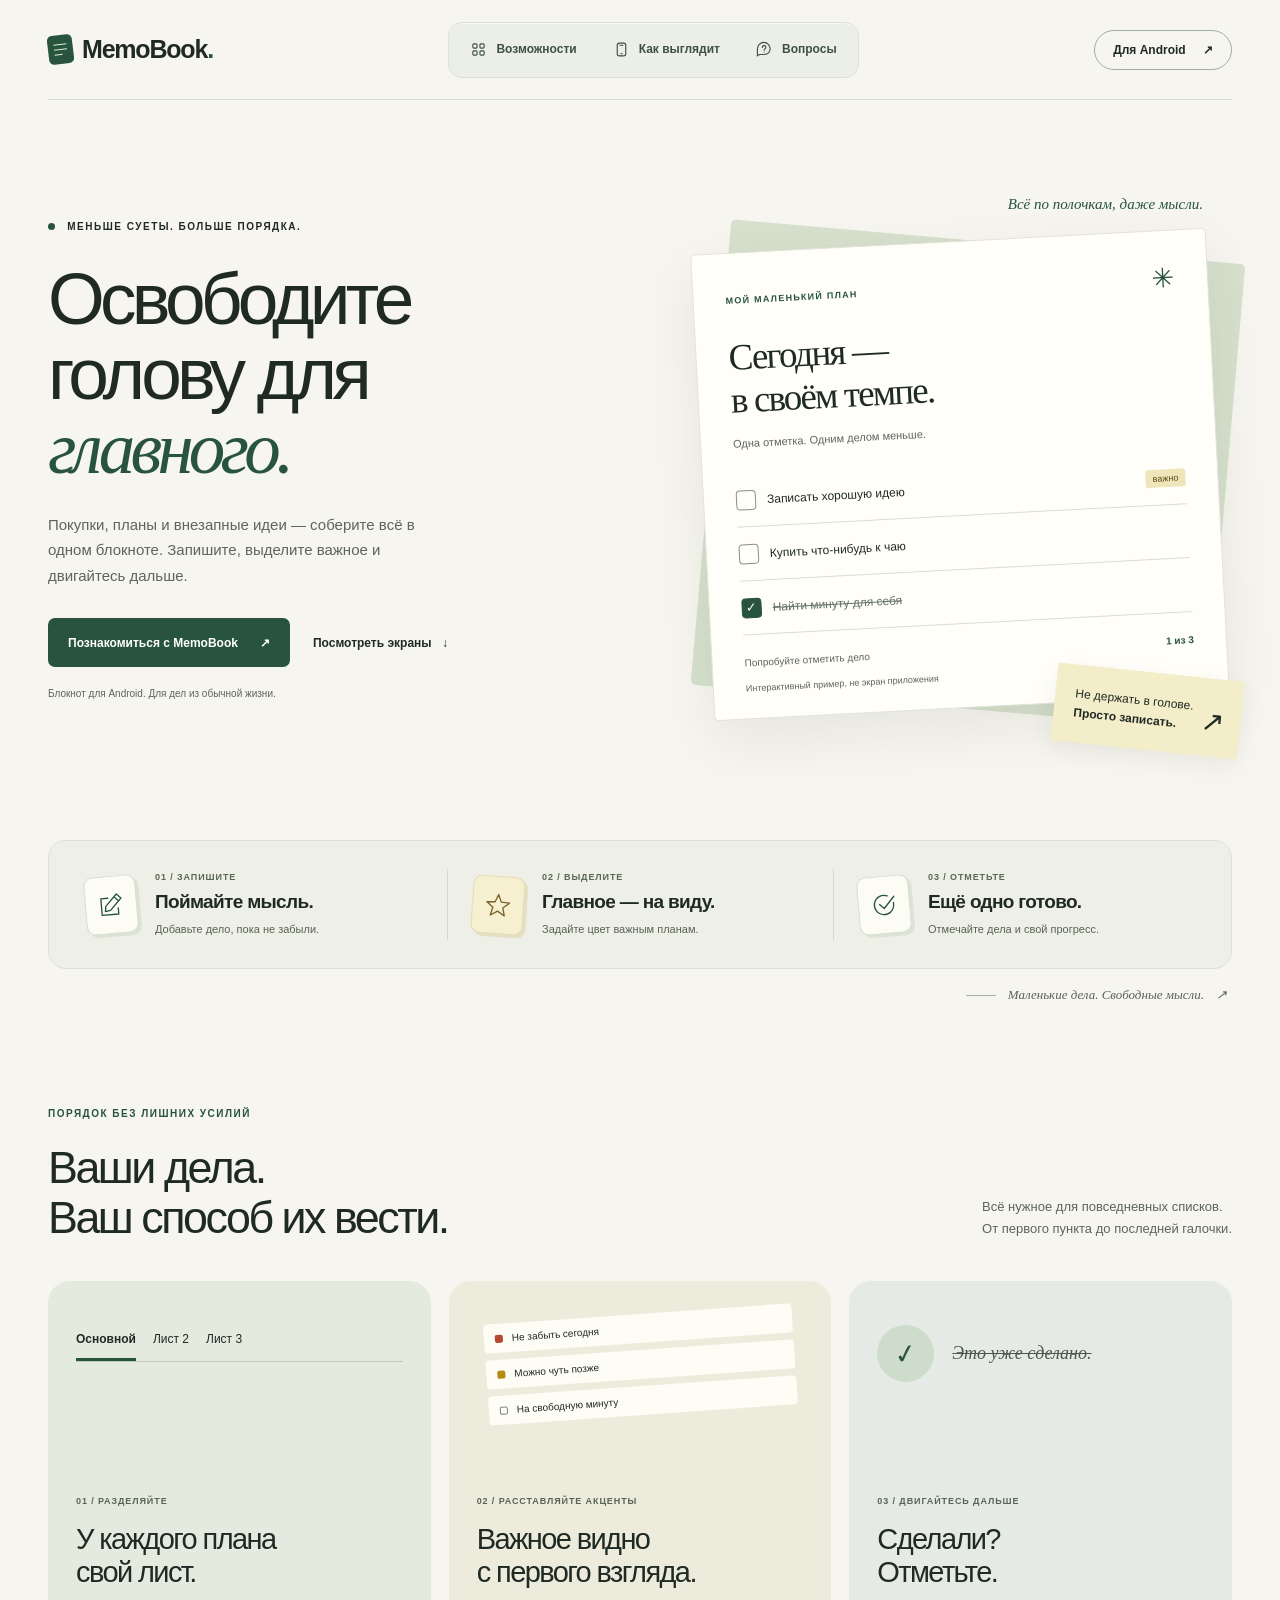
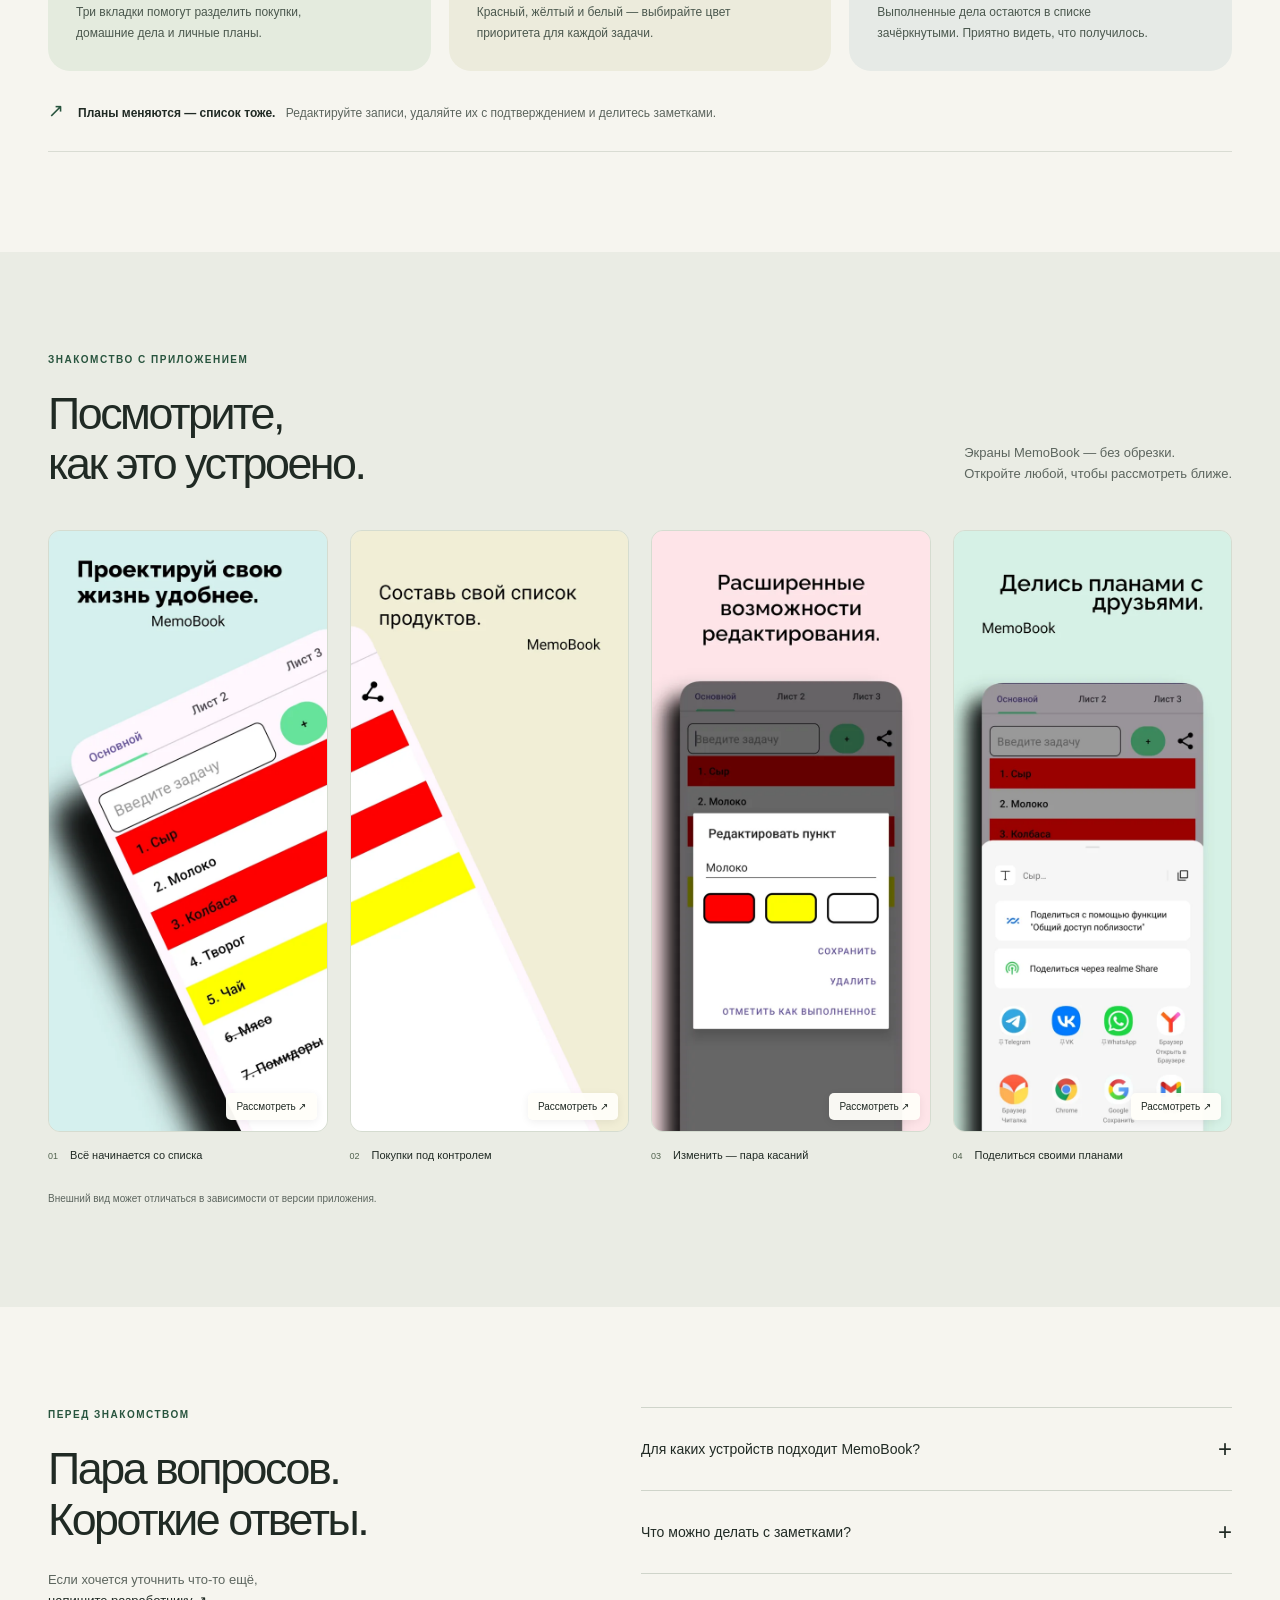
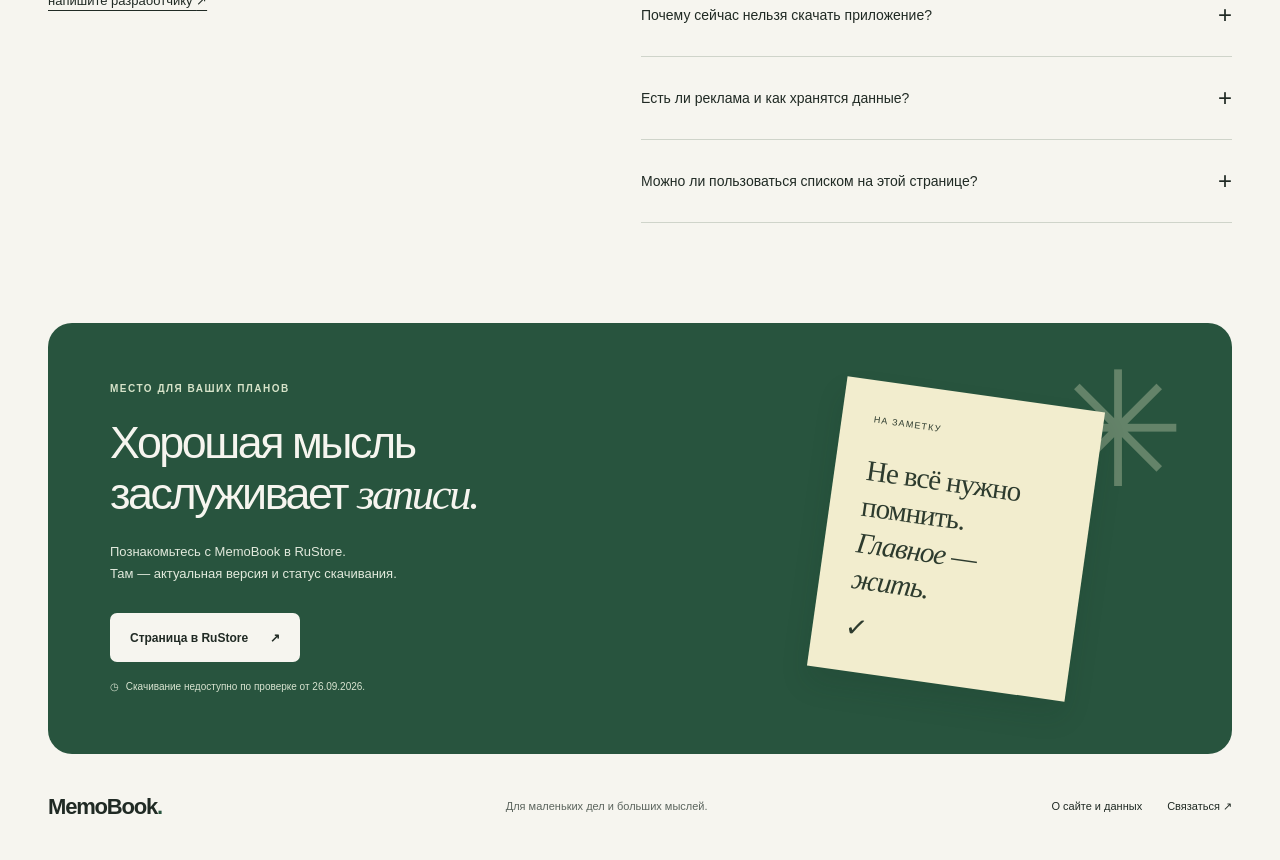
<file: memobook.html>
<!doctype html>
<html lang="ru">
<head>
  <meta charset="utf-8">
<meta http-equiv="Content-Security-Policy" content="default-src 'none'; script-src 'self' 'sha256-k/551ZyhGOk767cu49v6+9CHvILrJqJgESOahih7F1g='; script-src-attr 'none'; style-src 'self' 'unsafe-inline'; img-src 'self' data:; font-src 'self'; frame-src 'self'; connect-src 'none'; object-src 'none'; base-uri 'none'; form-action 'none'">
<meta name="referrer" content="no-referrer">
  <meta name="viewport" content="width=device-width, initial-scale=1">
  <meta name="theme-color" content="#f6f5ef">
  <meta name="description" content="MemoBook — блокнот для Android: списки дел, цветные приоритеты и три вкладки для ваших планов. Посмотрите возможности и экраны приложения.">
  <meta property="og:type" content="website">
  <meta property="og:locale" content="ru_RU">
  <meta property="og:site_name" content="MemoBook">
  <meta property="og:title" content="MemoBook — освободите голову для главного">
  <meta property="og:description" content="Записывайте планы, выделяйте важное и отмечайте сделанное. Простой блокнот для Android.">
  <title>MemoBook — блокнот для ваших повседневных дел</title>
  <link rel="icon" href="[data-uri]" sizes="any">
  <style>:root {
  --paper:#f6f5ef;
  --ink:#202a24;
  --muted:#5c655e;
  --green:#28543e;
  --line:#d9dcd3;
  --mint:#e5eddf;
  --yellow:#f3edc9;
  --white:#fffef9;
  --radius:22px;
}

* {
  box-sizing:border-box;
}

html {
  scroll-behavior:smooth;
  scroll-padding-top:24px;
}

body {
  margin:0;
  background:var(--paper);
  color:var(--ink);
  font-family:Arial,"Segoe UI",sans-serif;
  -webkit-font-smoothing:antialiased;
}

button,input {
  font:inherit;
}

a {
  color:inherit;
  text-underline-offset:5px;
}

button,a,input,summary {
  -webkit-tap-highlight-color:transparent;
}

a:focus-visible,button:focus-visible,summary:focus-visible,input:focus-visible {
  outline:3px solid #9b4c16;
  outline-offset:6px;
}

img {
  display:block;
  max-width:100%;
  height:auto;
}

h1,h2,h3,p,figure {
  margin:0;
}

a,button,summary {
  touch-action:manipulation;
}

h1,h2,h3 {
  font-weight:500;
  letter-spacing:-.055em;
}

em {
  font-family:Georgia,"Times New Roman",serif;
  font-weight:400;
}

h2 {
  font-size:clamp(34px,3.5vw,52px);
  line-height:1.12;
}

p {
  line-height:1.65;
}

.wrap {
  width:min(1240px,calc(100% - 96px));
  margin-inline:auto;
}

.section-space {
  padding-block:100px;
}

.eyebrow {
  font-size:10px;
  letter-spacing:.15em;
  font-weight:700;
  line-height:1.6;
}

.sr-only {
  position:absolute;
  width:1px;
  height:1px;
  overflow:hidden;
  clip-path:inset(50%);
  white-space:nowrap;
}

.skip-link {
  position:fixed;
  left:20px;
  top:-100px;
  z-index:50;
  background:var(--ink);
  color:white;
  padding:15px;
}

.skip-link:focus {
  top:15px;
}

.site-header {
  display:flex;
  align-items:center;
  justify-content:space-between;
  min-height:100px;
  border-bottom:1px solid var(--line);
  gap:24px;
}

.brand {
  font-size:25px;
  font-weight:700;
  letter-spacing:-1.2px;
  text-decoration:none;
  display:inline-flex;
  align-items:center;
  white-space:nowrap;
}

.brand-dot {
  color:var(--green);
}

.brand-mark {
  height:29px;
  width:25px;
  display:grid;
  align-content:center;
  gap:4px;
  background:var(--green);
  border-radius:5px;
  margin-right:9px;
  transform:rotate(-7deg);
  padding:6px;
}

.brand-mark i {
  height:1px;
  background:#e4efcf;
}

.brand-mark i:last-child {
  width:65%;
}

.site-header nav {
  display:flex;
  gap:30px;
}

.site-header nav a,.header-link {
  font-size:12px;
  text-decoration:none;
  font-weight:600;
}

.site-header nav a:hover,.text-link:hover,.site-footer a:hover {
  color:var(--green);
  text-decoration:underline;
}

.header-link {
  padding:12px 18px;
  border:1px solid #a1afa2;
  border-radius:25px;
  white-space:nowrap;
}

.header-link span {
  margin-left:14px;
}

.hero {
  display:grid;
  grid-template-columns:1.07fr 1fr;
  align-items:center;
  gap:50px;
  min-height:675px;
  padding-block:72px 82px;
}

.tiny-dot {
  display:inline-block;
  width:7px;
  height:7px;
  background:var(--green);
  border-radius:50%;
  margin-right:8px;
}

.hero h1 {
  font-size:clamp(56px,5.7vw,84px);
  line-height:1.02;
  margin-top:27px;
  letter-spacing:-.065em;
}

.hero h1 em {
  color:var(--green);
}

.hero-lead {
  font-size:15px;
  max-width:370px;
  margin-top:25px;
  color:var(--muted);
  line-height:1.7;
}

.hero-actions {
  display:flex;
  gap:23px;
  align-items:center;
  margin-top:30px;
  flex-wrap:wrap;
}

.button {
  display:inline-flex;
  align-items:center;
  justify-content:center;
  gap:22px;
  min-height:49px;
  padding:15px 20px;
  border-radius:7px;
  text-decoration:none;
  font-size:12px;
  font-weight:600;
  transition:background .2s,transform .2s;
}

.button-dark {
  background:var(--green);
  color:white;
}

.button-dark:hover {
  background:#1e402e;
  transform:translateY(-2px);
}

.button-light {
  background:var(--paper);
  color:var(--ink);
}

.button-light:hover {
  background:#e5eddf;
  transform:translateY(-2px);
}

.text-link {
  font-size:12px;
  text-decoration:none;
  font-weight:600;
}

.text-link span {
  margin-left:7px;
}

.hero-footnote {
  font-size:10px;
  color:var(--muted);
  margin-top:19px;
}

.hero-art {
  position:relative;
  padding:24px 14px 42px 18px;
  min-width:0;
}

.art-caption {
  display:block;
  text-align:right;
  font-family:Georgia,serif;
  font-style:italic;
  color:var(--green);
  font-size:15px;
  margin-bottom:28px;
  padding-right:15px;
}

.note-underlay {
  position:absolute;
  inset:69px 6px 42px 26px;
  background:#d6e0cd;
  border-radius:5px;
  transform:rotate(5deg);
}

.paper-note {
  position:relative;
  background:var(--white);
  box-shadow:0 20px 55px #20352113;
  border:1px solid #e2e3d8;
  transform:rotate(-3deg);
  border-radius:5px;
  padding:31px 32px 22px;
}

.paper-top {
  display:flex;
  justify-content:space-between;
  align-items:center;
  color:var(--green);
}

.paper-top>span:last-child {
  font-size:27px;
}

.paper-kicker {
  font-size:9px;
  font-weight:700;
  letter-spacing:.14em;
}

.paper-note h2 {
  font-family:Georgia,serif;
  font-size:37px;
  letter-spacing:-.05em;
  line-height:1.15;
  margin-top:20px;
}

.note-subtitle {
  font-size:11px;
  color:var(--muted);
  margin-top:13px;
}

.demo-list {
  border:0;
  padding:0;
  margin:21px 0 0;
  min-width:0;
}

.demo-task {
  display:flex;
  align-items:center;
  gap:11px;
  min-height:54px;
  border-bottom:1px solid var(--line);
  cursor:pointer;
  position:relative;
  font-size:12px;
}

.demo-task input {
  position:absolute;
  opacity:0;
  width:22px;
  height:22px;
  margin:0;
}

.check-box {
  width:20px;
  height:20px;
  border:1px solid #829383;
  border-radius:4px;
  flex-shrink:0;
  display:grid;
  place-items:center;
}

.demo-task input:focus-visible+.check-box {
  outline:3px solid #9b4c16;
  outline-offset:4px;
}

.demo-task input:checked+.check-box {
  background:var(--green);
  border-color:var(--green);
}

.demo-task input:checked+.check-box:after {
  content:'✓';
  color:white;
  font-size:13px;
}

.demo-task input:checked~.task-name {
  text-decoration:line-through;
  color:#67736a;
}

.priority {
  font-size:9px;
  background:#eee5bb;
  color:#594813;
  padding:4px 7px;
  border-radius:3px;
  margin-left:auto;
}

.paper-bottom {
  display:flex;
  justify-content:space-between;
  margin-top:22px;
  font-size:10px;
  color:var(--muted);
}

.demo-count {
  color:var(--green);
  font-weight:700;
}

.demo-disclaimer {
  font-size:9px;
  margin-top:13px;
  color:var(--muted);
}

.little-note {
  position:absolute;
  right:-9px;
  bottom:0;
  background:var(--yellow);
  padding:20px 48px 20px 20px;
  transform:rotate(6deg);
  box-shadow:0 8px 25px #272a1710;
  font-size:12px;
  line-height:1.6;
}

.little-note strong {
  font-weight:600;
}

.little-note>span {
  position:absolute;
  right:16px;
  bottom:13px;
  font-size:28px;
}




.section-heading>.eyebrow {
  color:var(--green);
  margin-bottom:20px;
}

.heading-row {
  display:flex;
  align-items:flex-end;
  justify-content:space-between;
  gap:35px;
}

.heading-row>p {
  font-size:13px;
  color:var(--muted);
  max-width:350px;
  padding-bottom:3px;
}

.feature-grid {
  display:grid;
  grid-template-columns:repeat(3,minmax(0,1fr));
  gap:18px;
  margin-top:39px;
}

.feature {
  min-height:390px;
  border-radius:var(--radius);
  padding:28px;
  display:flex;
  flex-direction:column;
  justify-content:space-between;
}

.feature-lists {
  background:#e4ebde;
}

.feature-priority {
  background:#ecebdc;
}

.feature-done {
  background:#e6eae6;
}

.feature-bottom {
  margin-top:34px;
}

.feature-number {
  font-size:9px;
  font-weight:700;
  letter-spacing:.1em;
  color:#586458;
}

.feature h3 {
  font-size:29px;
  line-height:1.13;
  margin-top:15px;
}

.feature p {
  font-size:12px;
  color:#4b584e;
  line-height:1.7;
  margin-top:14px;
  max-width:285px;
}

.mini-tabs {
  display:flex;
  margin-top:23px;
  padding-bottom:0;
  border-bottom:1px solid #c0cbbb;
  gap:17px;
}

.mini-tabs span {
  font-size:12px;
  padding-bottom:12px;
}

.mini-tabs span:first-child {
  border-bottom:3px solid var(--green);
  font-weight:700;
}

.priority-illustration {
  display:grid;
  gap:7px;
  transform:rotate(-4deg);
  padding:0 9px;
  margin-top:5px;
}

.priority-line {
  background:#fdfcf5;
  padding:9px 11px;
  font-size:10px;
  display:flex;
  align-items:center;
  gap:9px;
  border-radius:4px;
}

.priority-line i {
  width:8px;
  height:8px;
  background:#b44932;
  border-radius:2px;
}

.priority-line:nth-child(2) i {
  background:#b78a12;
}

.priority-line:nth-child(3) i {
  background:white;
  border:1px solid #7c827a;
}

.done-illustration {
  display:flex;
  align-items:center;
  gap:18px;
  margin:16px 0;
}

.done-illustration>span {
  border-radius:50%;
  background:#cedccc;
  color:var(--green);
  height:57px;
  width:57px;
  display:grid;
  place-items:center;
  font-size:27px;
  transform:rotate(-10deg);
}

.done-illustration p {
  font-family:Georgia,serif;
  font-style:italic;
  text-decoration:line-through;
  font-size:18px;
  margin:0;
}

.feature-detail {
  border-bottom:1px solid var(--line);
  padding:24px 0;
  font-size:12px;
  color:var(--muted);
}

.feature-detail p>span {
  color:var(--green);
  font-size:19px;
  margin-right:14px;
}

.feature-detail strong {
  color:var(--ink);
  font-weight:600;
  margin-right:7px;
}

.screens-section {
  background:#eaece4;
}

.screens-grid {
  display:grid;
  grid-template-columns:repeat(4,minmax(0,1fr));
  gap:22px;
  margin-top:42px;
}

.screen-link {
  display:block;
  position:relative;
  overflow:hidden;
  border-radius:12px;
  background:#dfe4da;
  border:1px solid #d5dcd0;
}

.screen-link img {
  width:100%;
  height:auto;
  aspect-ratio:620/1342;
}

.zoom-label {
  position:absolute;
  right:10px;
  bottom:11px;
  border-radius:5px;
  background:#fffef9f5;
  color:var(--ink);
  padding:8px 10px;
  font-size:10px;
  box-shadow:0 2px 8px #0001;
  transition:transform .2s;
}

.screen-link:hover .zoom-label {
  transform:translateY(-4px);
}

figcaption {
  font-size:11px;
  margin-top:15px;
  line-height:1.5;
}

figcaption span {
  color:#52634f;
  margin-right:9px;
  font-size:9px;
}

.screens-note {
  font-size:10px;
  color:var(--muted);
  margin-top:27px;
}

.faq-section {
  display:grid;
  grid-template-columns:1fr 1.13fr;
  gap:70px;
}

.faq-section .eyebrow {
  color:var(--green);
  margin-bottom:20px;
}

.faq-intro {
  font-size:13px;
  color:var(--muted);
  margin-top:25px;
}

.faq-intro a {
  color:var(--ink);
}

details {
  border-bottom:1px solid #cfd4ca;
}

details:first-child {
  border-top:1px solid #cfd4ca;
}

summary {
  display:flex;
  align-items:center;
  justify-content:space-between;
  gap:20px;
  cursor:pointer;
  list-style:none;
  padding:23px 0;
  font-size:14px;
  line-height:1.5;
  font-weight:500;
}

summary::-webkit-details-marker {
  display:none;
}

summary>span {
  font-size:24px;
  font-weight:400;
  transition:transform .2s;
  flex-shrink:0;
}

details[open] summary>span {
  transform:rotate(45deg);
}

details>p {
  font-size:13px;
  color:var(--muted);
  padding:0 30px 25px 0;
  line-height:1.75;
}

.download-section {
  background:var(--green);
  color:#f6f5ef;
  border-radius:24px;
  padding:58px 62px;
  display:grid;
  grid-template-columns:1.4fr 1fr;
  gap:35px;
  overflow:hidden;
}

.download-copy>.eyebrow {
  color:#d7e3c9;
  margin-bottom:20px;
}

.download-copy>p:not(.eyebrow):not(.store-status) {
  font-size:13px;
  line-height:1.7;
  color:#e1e9dc;
  margin-top:22px;
}

.download-copy>.button {
  margin-top:28px;
}

.download-copy>.store-status {
  font-size:10px;
  color:#d8e3d0;
  margin-top:17px;
  max-width:345px;
}

.store-status span {
  margin-right:4px;
}

.download-illustration {
  position:relative;
  display:grid;
  place-items:center;
}

.outline-star {
  position:absolute;
  top:-30px;
  right:-15px;
  font-size:160px;
  line-height:1;
  color:#648369;
}

.closing-note {
  background:#f2edce;
  color:#2d3b2e;
  padding:28px 32px;
  transform:rotate(8deg);
  position:relative;
  width:260px;
  min-height:266px;
  box-shadow:0 16px 28px #112c211f;
}

.closing-note>span:first-child {
  text-transform:uppercase;
  font-size:9px;
  letter-spacing:.13em;
}

.closing-note p {
  font-family:Georgia,serif;
  font-size:29px;
  line-height:1.25;
  letter-spacing:-1px;
  margin-top:26px;
}

.closing-check {
  display:block;
  font-size:27px;
  margin-top:15px;
}

.site-footer {
  display:flex;
  align-items:center;
  gap:30px;
  justify-content:space-between;
  padding-block:40px;
}

.site-footer .brand {
  font-size:22px;
}

.site-footer p {
  font-size:11px;
  color:var(--muted);
}

.site-footer>div {
  display:flex;
  gap:25px;
}

.site-footer>div a {
  font-size:11px;
  text-decoration:none;
}

.image-dialog {
  padding:20px;
  background:var(--paper);
  color:var(--ink);
  border:0;
  border-radius:12px;
  max-width:calc(100vw - 32px);
  max-height:calc(100dvh - 32px);
  overflow:auto;
}

.image-dialog::backdrop {
  background:#14251be8;
}

.image-dialog img {
  max-height:72dvh;
  width:auto;
  margin-inline:auto;
}

.image-dialog form {
  display:flex;
  justify-content:flex-end;
  margin-bottom:12px;
}

.dialog-close {
  background:var(--green);
  color:white;
  border:0;
  padding:12px 16px;
  border-radius:6px;
  cursor:pointer;
}

.dialog-close span {
  margin-left:18px;
}

.dialog-caption {
  font-size:12px;
  text-align:center;
  max-width:420px;
  margin-top:12px;
}

.about-main {
  max-width:760px;
  margin:65px auto 100px;
}

.about-main h1 {
  font-size:clamp(36px,5vw,60px);
  line-height:1.1;
  margin:20px 0 30px;
}

.about-main h2 {
  font-size:28px;
  margin:35px 0 14px;
}

.about-main p {
  font-size:16px;
  color:var(--muted);
  margin-bottom:18px;
}

.about-main .button {
  margin-top:20px;
}

@media(min-width:1450px) {
  .hero {
    min-height:730px;
  }
}

@media(max-width:1100px) {
  .wrap {
    width:calc(100% - 64px);
  }
  .hero {
    gap:30px;
  }
  .hero h1 {
    font-size:66px;
  }
  .hero-actions {
    gap:16px;
  }
  .paper-note {
    padding:25px 22px 20px;
  }
  .paper-note h2 {
    font-size:32px;
  }
  .demo-task {
    font-size:11px;
    gap:8px;
  }
  .priority {
    padding:3px 5px;
  }
  .feature {
    padding:23px;
  }
  .feature h3 {
    font-size:26px;
  }
  .faq-section {
    gap:45px;
  }
  .download-section {
    padding:48px;
  }
  .screens-grid {
    gap:16px;
  }
  .site-header nav {
    gap:20px;
  }
}

@media(max-width:850px) {
  .hero {
    grid-template-columns:1fr 1fr;
    gap:20px;
    padding-block:55px 65px;
  }
  .hero h1 {
    font-size:54px;
  }
  .hero-lead {
    font-size:14px;
  }
  .paper-note {
    padding:22px 17px;
  }
  .paper-note h2 {
    font-size:27px;
  }
  .note-subtitle {
    font-size:10px;
  }
  .demo-task {
    font-size:10px;
    gap:7px;
  }
  .priority {
    display:none;
  }
  .paper-kicker {
    font-size:8px;
  }
  .paper-bottom {
    font-size:9px;
  }
  .demo-disclaimer {
    font-size:8px;
  }
  .art-caption {
    font-size:12px;
  }
  .little-note {
    font-size:10px;
    right:0;
  }
  .hero-art {
    padding-inline:6px;
  }
  .feature-grid {
    gap:12px;
  }
  .feature {
    padding:21px 18px;
    min-height:375px;
  }
  .feature h3 {
    font-size:25px;
  }
  .mini-tabs {
    gap:9px;
  }
  .mini-tabs span {
    font-size:10px;
  }
  .done-illustration {
    gap:10px;
  }
  .done-illustration p {
    font-size:15px;
  }
  .done-illustration>span {
    width:44px;
    height:44px;
    flex-shrink:0;
  }
  .section-space {
    padding-block:75px;
  }
  .screens-grid {
    grid-template-columns:repeat(2,minmax(0,1fr));
    gap:30px;
  }
  .screens-grid figure {
    max-width:310px;
    justify-self:center;
  }
  .faq-section {
    grid-template-columns:1fr;
    gap:35px;
  }
  .download-section {
    grid-template-columns:1fr 0.8fr;
    padding:40px 30px;
  }
  .closing-note {
    width:210px;
    min-height:240px;
    padding:25px;
  }
  .closing-note p {
    font-size:25px;
  }
  .site-footer {
    flex-wrap:wrap;
  }
  .site-footer>div {
    margin-left:auto;
  }
  .site-footer p {
    display:none;
  }
  .site-header nav a {
    font-size:11px;
  }
  .site-header nav {
    gap:15px;
  }
  .header-link {
    padding:10px 12px;
    font-size:11px;
  }
  .brand {
    font-size:22px;
  }
}

@media(max-width:640px) {
  .wrap {
    width:calc(100% - 40px);
  }
  .site-header {
    min-height:82px;
    gap:14px;
    flex-wrap:wrap;
    padding-block:18px 14px;
  }
  .site-header nav {
    order:3;
    width:100%;
    justify-content:space-between;
    border-top:1px solid var(--line);
    padding-top:10px;
    gap:8px;
  }
  .site-header nav a {
    display:inline-flex;
    align-items:center;
    min-height:32px;
    font-size:12px;
  }
  .header-link {
    margin-left:auto;
  }
  .hero {
    grid-template-columns:1fr;
    padding-block:38px 55px;
    gap:27px;
  }
  .hero h1 {
    font-size:clamp(51px,12vw,70px);
    margin-top:23px;
  }
  .hero h1 br:nth-child(2) {
    display:none;
  }
  .hero-lead {
    max-width:420px;
    font-size:14px;
    margin-top:22px;
  }
  .hero-actions {
    gap:22px;
    margin-top:24px;
  }
  .hero-footnote {
    font-size:10px;
  }
  .hero-art {
    max-width:430px;
    width:100%;
    margin-inline:auto;
    padding:10px 13px 38px;
  }
  .art-caption {
    margin-bottom:18px;
    font-size:13px;
  }
  .paper-note {
    padding:26px 23px;
  }
  .paper-note h2 {
    font-size:34px;
  }
  .paper-kicker {
    font-size:9px;
  }
  .note-subtitle {
    font-size:11px;
  }
  .demo-task {
    font-size:12px;
    gap:10px;
    min-height:57px;
  }
  .priority {
    display:inline;
    font-size:8px;
  }
  .paper-bottom {
    font-size:10px;
  }
  .demo-disclaimer {
    font-size:9px;
  }
  .note-underlay {
    inset:48px 12px 38px 25px;
  }
  .little-note {
    font-size:11px;
    padding:15px 40px 15px 17px;
    right:4px;
  }
  .section-space {
    padding-block:57px;
  }
  .heading-row {
    display:block;
  }
  .heading-row>p {
    margin-top:20px;
    font-size:13px;
  }
  .feature-grid {
    grid-template-columns:1fr;
    margin-top:28px;
    gap:15px;
  }
  .feature {
    min-height:0;
    padding:28px;
  }
  .feature-bottom {
    margin-top:32px;
  }
  .feature h3 {
    font-size:30px;
  }
  .feature h3 br {
    display:none;
  }
  .feature p {
    font-size:13px;
    max-width:100%;
  }
  .mini-tabs {
    margin-top:0;
    gap:24px;
  }
  .mini-tabs span {
    font-size:12px;
  }
  .priority-illustration {
    max-width:280px;
    width:100%;
    align-self:center;
  }
  .priority-line {
    font-size:12px;
  }
  .done-illustration {
    margin:0;
    gap:18px;
  }
  .done-illustration p {
    font-size:20px;
  }
  .done-illustration>span {
    height:52px;
    width:52px;
  }
  .feature-detail {
    padding:22px 0;
    font-size:12px;
  }
  .feature-detail strong {
    display:inline;
  }
  .screens-grid {
    gap:24px 13px;
    margin-top:29px;
  }
  .screen-link {
    border-radius:8px;
  }
  .zoom-label {
    right:5px;
    bottom:6px;
    font-size:9px;
    padding:6px;
  }
  figcaption {
    font-size:10px;
    margin-top:10px;
  }
  figcaption span {
    display:block;
    margin-bottom:4px;
  }
  .screens-note {
    font-size:10px;
  }
  .faq-section {
    gap:28px;
  }
  .faq-intro {
    margin-top:20px;
  }
  summary {
    font-size:14px;
    padding-block:21px;
  }
  .download-section {
    grid-template-columns:1fr;
    padding:34px 25px;
    gap:36px;
    border-radius:18px;
  }
  .download-copy h2 {
    font-size:35px;
  }
  .download-illustration {
    min-height:245px;
  }
  .closing-note {
    width:228px;
    min-height:235px;
    padding:24px 30px;
  }
  .closing-note p {
    font-size:26px;
  }
  .outline-star {
    top:0;
    right:0;
    font-size:120px;
  }
  .site-footer {
    gap:22px;
    padding-block:30px;
  }
  .site-footer>div {
    width:100%;
    margin:0;
    justify-content:space-between;
  }
  .about-main {
    margin:42px auto 65px;
  }
  .about-main p {
    font-size:15px;
  }
}

@media(max-width:360px) {
  .hero h1 {
    font-size:49px;
  }
  .paper-note {
    padding-inline:16px;
  }
  .demo-task {
    font-size:10px;
    gap:7px;
  }
  .paper-note h2 {
    font-size:30px;
  }
  .priority {
    font-size:7px;
  }
  .paper-bottom {
    font-size:9px;
  }
  .hero-actions {
    gap:18px;
  }
  .button {
    font-size:11px;
    gap:14px;
  }
  .download-copy h2 {
    font-size:31px;
  }
  .mini-tabs {
    gap:17px;
  }
}

@media(prefers-reduced-motion:reduce) {
  html {
    scroll-behavior:auto;
  }
  *,*::before,*::after {
    animation:none!important;
    transition:none!important;
  }
}

.gallery-open {
  overflow:hidden;
}

.dialog-navigation {
  display:flex;
  align-items:center;
  justify-content:space-between;
  gap:16px;
  margin-top:16px;
}

.dialog-navigation button {
  min-height:44px;
  padding:10px 16px;
  border:1px solid #9da999;
  border-radius:6px;
  background:var(--white);
  color:var(--ink);
  cursor:pointer;
}

.dialog-navigation button:hover {
  background:var(--mint);
}

.dialog-position {
  font-size:12px;
  white-space:nowrap;
}

.image-dialog img {
  max-height:62dvh;
}

.demo-list {
  user-select:none;
}

/* Section navigation: a compact, tactile index. */
.site-header .section-nav {
  display:flex;
  gap:4px;
  padding:5px;
  border:1px solid #dce1d5;
  border-radius:14px;
  background:#ecefe6;
  box-shadow:inset 0 1px 0 #fff9;
}
.site-header .section-nav a {
  display:flex;
  align-items:center;
  justify-content:center;
  gap:9px;
  padding:12px 16px;
  min-height:44px;
  border-radius:9px;
  color:#3f5142;
  font-size:12px;
  line-height:1.3;
  font-weight:600;
  text-decoration:none;
  transition:background .18s,color .18s,box-shadow .18s;
}
.section-nav svg {
  width:17px;
  height:17px;
  fill:none;
  stroke:currentColor;
  stroke-width:1.6;
  stroke-linecap:round;
  stroke-linejoin:round;
  flex-shrink:0;
}
.site-header .section-nav a:hover {
  background:#fffef9;
  color:var(--green);
  box-shadow:0 2px 5px #2035210a;
}
.site-header .section-nav a[aria-current="location"] {
  background:var(--green);
  color:#fff;
  box-shadow:0 2px 5px #20352112;
}
.steps-strip {
  padding-top:8px;
}
.steps-list {
  display:grid;
  grid-template-columns:repeat(3,minmax(0,1fr));
  list-style:none;
  margin:0;
  padding:28px 12px;
  border:1px solid #dce1d5;
  border-radius:18px;
  background:#eeefe7;
}
.steps-list li {
  display:flex;
  align-items:center;
  gap:18px;
  min-width:0;
  padding:3px 24px;
}
.steps-list li+li {
  border-left:1px solid #d2d9cd;
}
.step-icon {
  width:52px;
  height:58px;
  flex-shrink:0;
  display:grid;
  place-items:center;
  background:#fcfcf5;
  color:var(--green);
  border:1px solid #d7dfcf;
  border-radius:9px;
  box-shadow:3px 3px 0 #dce3d4;
  transform:rotate(-5deg);
}
.step-icon-priority {
  background:#f6efd0;
  border-color:#e4dcb7;
  box-shadow:3px 3px 0 #e5dfc4;
  color:#78602a;
  transform:rotate(4deg);
}
.step-icon svg {
  width:28px;
  height:28px;
  fill:none;
  stroke:currentColor;
  stroke-width:1.5;
  stroke-linecap:round;
  stroke-linejoin:round;
}
.step-label {
  display:block;
  color:#596952;
  font-size:9px;
  letter-spacing:.1em;
  font-weight:600;
  margin-bottom:9px;
}
.steps-list h2 {
  font-size:19px;
  letter-spacing:-.035em;
  line-height:1.2;
  font-weight:600;
}
.steps-list p {
  font-size:11px;
  color:#596454;
  margin-top:7px;
  line-height:1.5;
}
.steps-signoff {
  display:flex;
  align-items:center;
  justify-content:flex-end;
  gap:12px;
  padding:15px 5px 0;
  color:#596454;
  font-family:Georgia,serif;
  font-style:italic;
  font-size:13px;
}
.steps-signoff span:first-child {
  width:30px;
  height:1px;
  background:#a7b29f;
}
@media(max-width:1100px) {
  .site-header .section-nav a { padding:11px 12px; gap:7px; }
  .steps-list { padding:24px 6px; }
  .steps-list li { padding:3px 17px; gap:14px; }
  .step-icon { width:43px; height:50px; }
  .steps-list h2 { font-size:17px; }
}
@media(max-width:850px) {
  .site-header { gap:16px; }
  .site-header .section-nav a { padding:10px; font-size:11px; gap:6px; }
  .section-nav svg { width:15px; height:15px; }
  .steps-list li { align-items:flex-start; flex-direction:column; gap:19px; padding:3px 20px; }
  .steps-list h2 { font-size:18px; }
}
@media(max-width:640px) {
  .site-header .section-nav { width:100%; gap:3px; padding:4px; margin-top:3px; }
  .site-header .section-nav a { flex:1; padding:10px 6px; font-size:11px; gap:6px; }
  .steps-list { grid-template-columns:1fr; padding:5px 22px; border-radius:15px; }
  .steps-list li { flex-direction:row; align-items:center; padding:23px 0; gap:22px; }
  .steps-list li+li { border-left:0; border-top:1px solid #d2d9cd; }
  .step-icon { width:47px; height:53px; }
  .steps-list h2 { font-size:20px; }
  .steps-list p { font-size:12px; }
  .steps-signoff { justify-content:center; font-size:12px; gap:8px; padding-top:17px; }
  .steps-signoff span:first-child { display:none; }
}
@media(max-width:360px) {
  .site-header .section-nav a { font-size:10px; gap:4px; padding:10px 4px; }
  .section-nav svg { width:13px; height:13px; }
  .steps-list { padding-inline:18px; }
  .steps-list li { gap:16px; }
  .steps-list h2 { font-size:18px; }
  .steps-list p { font-size:11px; }
}

</style>
  
</head>
<body>
  <a class="skip-link" href="#main">Перейти к содержимому</a>
  <header class="site-header wrap">
    <a class="brand" href="#" aria-label="MemoBook — на главную"><span class="brand-mark" aria-hidden="true"><i></i><i></i><i></i></span>MemoBook<span class="brand-dot">.</span></a>
    <nav class="section-nav" aria-label="Основная навигация">
      <a href="#features"><svg viewBox="0 0 24 24" aria-hidden="true"><rect x="4" y="4" width="6" height="6" rx="1.5"/><rect x="14" y="4" width="6" height="6" rx="1.5"/><rect x="4" y="14" width="6" height="6" rx="1.5"/><rect x="14" y="14" width="6" height="6" rx="1.5"/></svg><span>Возможности</span></a>
      <a href="#screens"><svg viewBox="0 0 24 24" aria-hidden="true"><rect x="6" y="3" width="12" height="18" rx="3"/><path d="M10 6h4M11 18h2"/></svg><span>Как выглядит</span></a>
      <a href="#faq"><svg viewBox="0 0 24 24" aria-hidden="true"><path d="M20 11a8 8 0 0 1-8 8H5l-3 2V11a9 9 0 0 1 18 0Z"/><path d="M9 9a2.5 2.5 0 0 1 5 0c0 2-2.5 2-2.5 4M11.5 15.5h.01"/></svg><span>Вопросы</span></a>
    </nav>
    <a class="header-link" href="#get-app">Для Android <span aria-hidden="true">↗</span></a>
  </header>
  <main id="main">
    <section class="hero wrap" aria-labelledby="hero-title">
      <div class="hero-copy">
        <p class="eyebrow"><span class="tiny-dot" aria-hidden="true"></span> МЕНЬШЕ СУЕТЫ. БОЛЬШЕ ПОРЯДКА.</p>
        <h1 id="hero-title">Освободите<br>голову для<br><em>главного.</em></h1>
        <p class="hero-lead">Покупки, планы и внезапные идеи — соберите всё в одном блокноте. Запишите, выделите важное и двигайтесь дальше.</p>
        <div class="hero-actions"><a class="button button-dark" href="#get-app">Познакомиться с MemoBook <span aria-hidden="true">↗</span></a><a class="text-link" href="#screens">Посмотреть экраны <span aria-hidden="true">↓</span></a></div>
        <p class="hero-footnote">Блокнот для Android. Для дел из обычной жизни.</p>
      </div>
      <div class="hero-art">
        <span class="art-caption" aria-hidden="true">Всё по полочкам, даже мысли.</span>
        <div class="note-underlay" aria-hidden="true"></div>
        <div class="paper-note">
          <div class="paper-top"><span class="paper-kicker">МОЙ МАЛЕНЬКИЙ ПЛАН</span><span aria-hidden="true">✳</span></div>
          <h2>Сегодня —<br>в своём темпе.</h2>
          <p class="note-subtitle">Одна отметка. Одним делом меньше.</p>
          <fieldset class="demo-list"><legend class="sr-only">Попробуйте отмечать дела в демонстрационном списке</legend>
            <label class="demo-task"><input type="checkbox"><span class="check-box" aria-hidden="true"></span><span class="task-name">Записать хорошую идею</span><span class="priority" aria-label="Важно">важно</span></label>
            <label class="demo-task"><input type="checkbox"><span class="check-box" aria-hidden="true"></span><span class="task-name">Купить что-нибудь к чаю</span></label>
            <label class="demo-task"><input type="checkbox" checked><span class="check-box" aria-hidden="true"></span><span class="task-name">Найти минуту для себя</span></label>
          </fieldset>
          <div class="paper-bottom"><span>Попробуйте отметить дело</span><span class="demo-count" aria-live="polite" aria-atomic="true">1 из 3</span></div>
          <p class="demo-disclaimer">Интерактивный пример, не экран приложения</p>
        </div>
        <div class="little-note" aria-hidden="true">Не держать в голове.<br><strong>Просто записать.</strong><span>↗</span></div>
      </div>
    </section>
    <section class="steps-strip wrap" aria-label="Три простых шага с MemoBook">
      <ol class="steps-list">
        <li><span class="step-icon" aria-hidden="true"><svg viewBox="0 0 32 32"><path d="m20 7 5 5M9 23l1-6L23 4l5 5-13 13-6 1Z"/><path d="M24 20v7H5V8h8"/></svg></span><div><span class="step-label">01 / ЗАПИШИТЕ</span><h2>Поймайте мысль.</h2><p>Добавьте дело, пока не забыли.</p></div></li>
        <li><span class="step-icon step-icon-priority" aria-hidden="true"><svg viewBox="0 0 32 32"><path d="m16 4 3.5 8.5L29 13l-7.3 6 2.3 9-8-5-8 5 2.3-9L3 13l9.5-.5L16 4Z"/></svg></span><div><span class="step-label">02 / ВЫДЕЛИТЕ</span><h2>Главное — на виду.</h2><p>Задайте цвет важным планам.</p></div></li>
        <li><span class="step-icon" aria-hidden="true"><svg viewBox="0 0 32 32"><path d="M27 14v2a11 11 0 1 1-6.5-10M11 15l5 5L28 7"/></svg></span><div><span class="step-label">03 / ОТМЕТЬТЕ</span><h2>Ещё одно готово.</h2><p>Отмечайте дела и свой прогресс.</p></div></li>
      </ol>
      <p class="steps-signoff"><span aria-hidden="true"></span>Маленькие дела. Свободные мысли.<span aria-hidden="true">↗</span></p>
    </section>
    <section class="features-section section-space wrap" id="features" aria-labelledby="features-title">
      <div class="section-heading"><p class="eyebrow">ПОРЯДОК БЕЗ ЛИШНИХ УСИЛИЙ</p><div class="heading-row"><h2 id="features-title">Ваши дела.<br>Ваш способ их вести.</h2><p>Всё нужное для повседневных списков.<br>От первого пункта до последней галочки.</p></div></div>
      <div class="feature-grid">
        <article class="feature feature-lists"><div class="mini-tabs" aria-hidden="true"><span>Основной</span><span>Лист 2</span><span>Лист 3</span></div><div class="feature-bottom"><span class="feature-number">01 / РАЗДЕЛЯЙТЕ</span><h3>У каждого плана<br>свой лист.</h3><p>Три вкладки помогут разделить покупки, домашние дела и личные планы.</p></div></article>
        <article class="feature feature-priority"><div class="priority-illustration" aria-hidden="true"><span class="priority-line"><i></i>Не забыть сегодня</span><span class="priority-line"><i></i>Можно чуть позже</span><span class="priority-line"><i></i>На свободную минуту</span></div><div class="feature-bottom"><span class="feature-number">02 / РАССТАВЛЯЙТЕ АКЦЕНТЫ</span><h3>Важное видно<br>с первого взгляда.</h3><p>Красный, жёлтый и белый — выбирайте цвет приоритета для каждой задачи.</p></div></article>
        <article class="feature feature-done"><div class="done-illustration" aria-hidden="true"><span>✓</span><p>Это уже сделано.</p></div><div class="feature-bottom"><span class="feature-number">03 / ДВИГАЙТЕСЬ ДАЛЬШЕ</span><h3>Сделали?<br>Отметьте.</h3><p>Выполненные дела остаются в списке зачёркнутыми. Приятно видеть, что получилось.</p></div></article>
      </div>
      <div class="feature-detail"><p><span aria-hidden="true">↗</span><strong>Планы меняются — список тоже.</strong> Редактируйте записи, удаляйте их с подтверждением и делитесь заметками.</p></div>
    </section>
    <section class="screens-section section-space" id="screens" aria-labelledby="screens-title">
      <div class="wrap"><div class="section-heading"><p class="eyebrow">ЗНАКОМСТВО С ПРИЛОЖЕНИЕМ</p><div class="heading-row"><h2 id="screens-title">Посмотрите,<br>как это устроено.</h2><p>Экраны MemoBook — без обрезки.<br>Откройте любой, чтобы рассмотреть ближе.</p></div></div>
        <div class="screens-grid">
          <figure><a class="screen-link" href="[data-uri]" aria-label="Открыть экран: три вкладки для планов"><img src="[data-uri]" alt="MemoBook: вкладки Основной, Лист 2 и Лист 3, поле новой задачи и список с цветными приоритетами" width="620" height="1342" loading="lazy" decoding="async"><span class="zoom-label" aria-hidden="true">Рассмотреть ↗</span></a><figcaption><span>01</span> Всё начинается со списка</figcaption></figure>
          <figure><a class="screen-link" href="[data-uri]" aria-label="Открыть экран: список покупок"><img src="[data-uri]" alt="Пример списка покупок в MemoBook" width="620" height="1342" loading="lazy" decoding="async"><span class="zoom-label" aria-hidden="true">Рассмотреть ↗</span></a><figcaption><span>02</span> Покупки под контролем</figcaption></figure>
          <figure><a class="screen-link" href="[data-uri]" aria-label="Открыть экран: редактирование задачи"><img src="[data-uri]" alt="Окно редактирования задачи: текст, выбор приоритета и действия с записью" width="620" height="1342" loading="lazy" decoding="async"><span class="zoom-label" aria-hidden="true">Рассмотреть ↗</span></a><figcaption><span>03</span> Изменить — пара касаний</figcaption></figure>
          <figure><a class="screen-link" href="[data-uri]" aria-label="Открыть экран: поделиться заметкой"><img src="[data-uri]" alt="Системное меню Android для отправки заметки из MemoBook" width="620" height="1342" loading="lazy" decoding="async"><span class="zoom-label" aria-hidden="true">Рассмотреть ↗</span></a><figcaption><span>04</span> Поделиться своими планами</figcaption></figure>
        </div><p class="screens-note">Внешний вид может отличаться в зависимости от версии приложения.</p>
      </div>
    </section>
    <section class="faq-section section-space wrap" id="faq" aria-labelledby="faq-title"><div><p class="eyebrow">ПЕРЕД ЗНАКОМСТВОМ</p><h2 id="faq-title">Пара вопросов.<br>Короткие ответы.</h2><p class="faq-intro">Если хочется уточнить что-то ещё,<br><a href="https://t.me/tigr_SH">напишите разработчику <span aria-hidden="true">↗</span></a></p></div><div class="faq-list">
      <details><summary>Для каких устройств подходит MemoBook?<span aria-hidden="true">+</span></summary><p>MemoBook — приложение для Android. Актуальную совместимость с вашим устройством и доступную версию проверяйте в карточке RuStore.</p></details>
      <details><summary>Что можно делать с заметками?<span aria-hidden="true">+</span></summary><p>Создавать и редактировать задачи, назначать цвет приоритета, отмечать выполненное, распределять записи по трём вкладкам и делиться ими. Удаление требует подтверждения.</p></details>
      <details><summary>Почему сейчас нельзя скачать приложение?<span aria-hidden="true">+</span></summary><p>При проверке 26 сентября 2026 года в RuStore было указано, что приложение недоступно для скачивания. Статус может измениться — проверьте его в магазине. Отдельный установочный файл на сайте не предлагается.</p></details>
      <details><summary>Есть ли реклама и как хранятся данные?<span aria-hidden="true">+</span></summary><p>Перед установкой уточните актуальные сведения о рекламе, обработке данных и резервном копировании у разработчика или в карточке приложения. Не удаляйте приложение и не очищайте его данные, пока не сохраните важные заметки доступным вам способом.</p></details>
      <details><summary>Можно ли пользоваться списком на этой странице?<span aria-hidden="true">+</span></summary><p>Да, попробуйте поставить и снять галочки. Это небольшой пример работы со списком. Он не связан с приложением, не отправляет отметки на сервер и не сохраняет их после закрытия страницы.</p></details>
    </div></section>
    <section class="download-section wrap" id="get-app" aria-labelledby="download-title"><div class="download-copy"><p class="eyebrow">МЕСТО ДЛЯ ВАШИХ ПЛАНОВ</p><h2 id="download-title">Хорошая мысль<br>заслуживает <em>записи.</em></h2><p>Познакомьтесь с MemoBook в RuStore.<br>Там — актуальная версия и статус скачивания.</p><a class="button button-light" href="https://www.rustore.ru/catalog/app/com.example.myapplication2">Страница в RuStore <span aria-hidden="true">↗</span></a><p class="store-status"><span aria-hidden="true">◷</span> Скачивание недоступно по проверке от 26.09.2026.</p></div><div class="download-illustration" aria-hidden="true"><span class="outline-star">✳</span><div class="closing-note"><span>На заметку</span><p>Не всё нужно<br>помнить.<br><em>Главное — жить.</em></p><span class="closing-check">✓</span></div></div></section>
  </main>
  <footer class="site-footer wrap"><a class="brand" href="#">MemoBook<span class="brand-dot">.</span></a><p>Для маленьких дел и больших мыслей.</p><div><a href="memobook-about.html">О сайте и данных</a><a href="https://t.me/tigr_SH">Связаться <span aria-hidden="true">↗</span></a></div></footer>
  <dialog class="image-dialog" aria-label="Просмотр экрана приложения">
    <form method="dialog"><button class="dialog-close" aria-label="Закрыть изображение" autofocus>Закрыть <span aria-hidden="true">×</span></button></form>
    <img width="620" height="1342" alt="">
    <div class="dialog-navigation">
      <button class="dialog-prev" type="button" aria-label="Предыдущий экран">← Назад</button>
      <span class="dialog-position" aria-live="polite" aria-atomic="true"></span>
      <button class="dialog-next" type="button" aria-label="Следующий экран">Далее →</button>
    </div>
    <p class="dialog-caption"></p>
  </dialog>
<script>'use strict';

const sectionLinks = [...document.querySelectorAll('.section-nav a')];
function updateSectionNavigation() {
  sectionLinks.forEach(link => {
    if (link.hash === window.location.hash) link.setAttribute('aria-current', 'location');
    else link.removeAttribute('aria-current');
  });
}
window.addEventListener('hashchange', updateSectionNavigation);
updateSectionNavigation();

const demo = document.querySelector('.demo-list');
const count = document.querySelector('.demo-count');
if (demo && count) {
  const updateCount = () => {
    const inputs = [...demo.querySelectorAll('input[type="checkbox"]')];
    count.textContent = `${inputs.filter(input => input.checked).length} из ${inputs.length}`;
  };
  demo.addEventListener('change', updateCount);
  updateCount();
}

const dialog = document.querySelector('.image-dialog');
if (dialog && typeof dialog.showModal === 'function') {
  const image = dialog.querySelector('img');
  const caption = dialog.querySelector('.dialog-caption');
  const links = [...document.querySelectorAll('.screen-link')];
  const position = dialog.querySelector('.dialog-position');
  let activeIndex = 0;
  let opener = null;

  function showImage(index) {
    activeIndex = (index + links.length) % links.length;
    const link = links[activeIndex];
    const source = link.querySelector('img');
    image.src = link.href;
    image.alt = source.alt;
    caption.textContent = link.closest('figure').querySelector('figcaption').textContent;
    position.textContent = `${activeIndex + 1} из ${links.length}`;
  }

  links.forEach((link, index) => {
    link.addEventListener('click', event => {
      // Keep browser actions such as Ctrl-click and opening a new tab intact.
      if (event.ctrlKey || event.metaKey || event.shiftKey || event.altKey || event.button !== 0) return;
      event.preventDefault();
      opener = link;
      showImage(index);
      dialog.showModal();
      document.body.classList.add('gallery-open');
    });
  });

  dialog.querySelector('.dialog-prev').addEventListener('click', () => showImage(activeIndex - 1));
  dialog.querySelector('.dialog-next').addEventListener('click', () => showImage(activeIndex + 1));
  dialog.addEventListener('keydown', event => {
    if (event.key === 'ArrowLeft' || event.key === 'ArrowRight') {
      event.preventDefault();
      showImage(activeIndex + (event.key === 'ArrowLeft' ? -1 : 1));
    }
  });
  dialog.addEventListener('close', () => {
    document.body.classList.remove('gallery-open');
    opener?.focus({ preventScroll: true });
  });
  dialog.addEventListener('click', event => {
    const rect = dialog.getBoundingClientRect();
    if (event.target === dialog && (event.clientX < rect.left || event.clientX > rect.right || event.clientY < rect.top || event.clientY > rect.bottom)) dialog.close();
  });
}
</script></body>
</html>
</file>
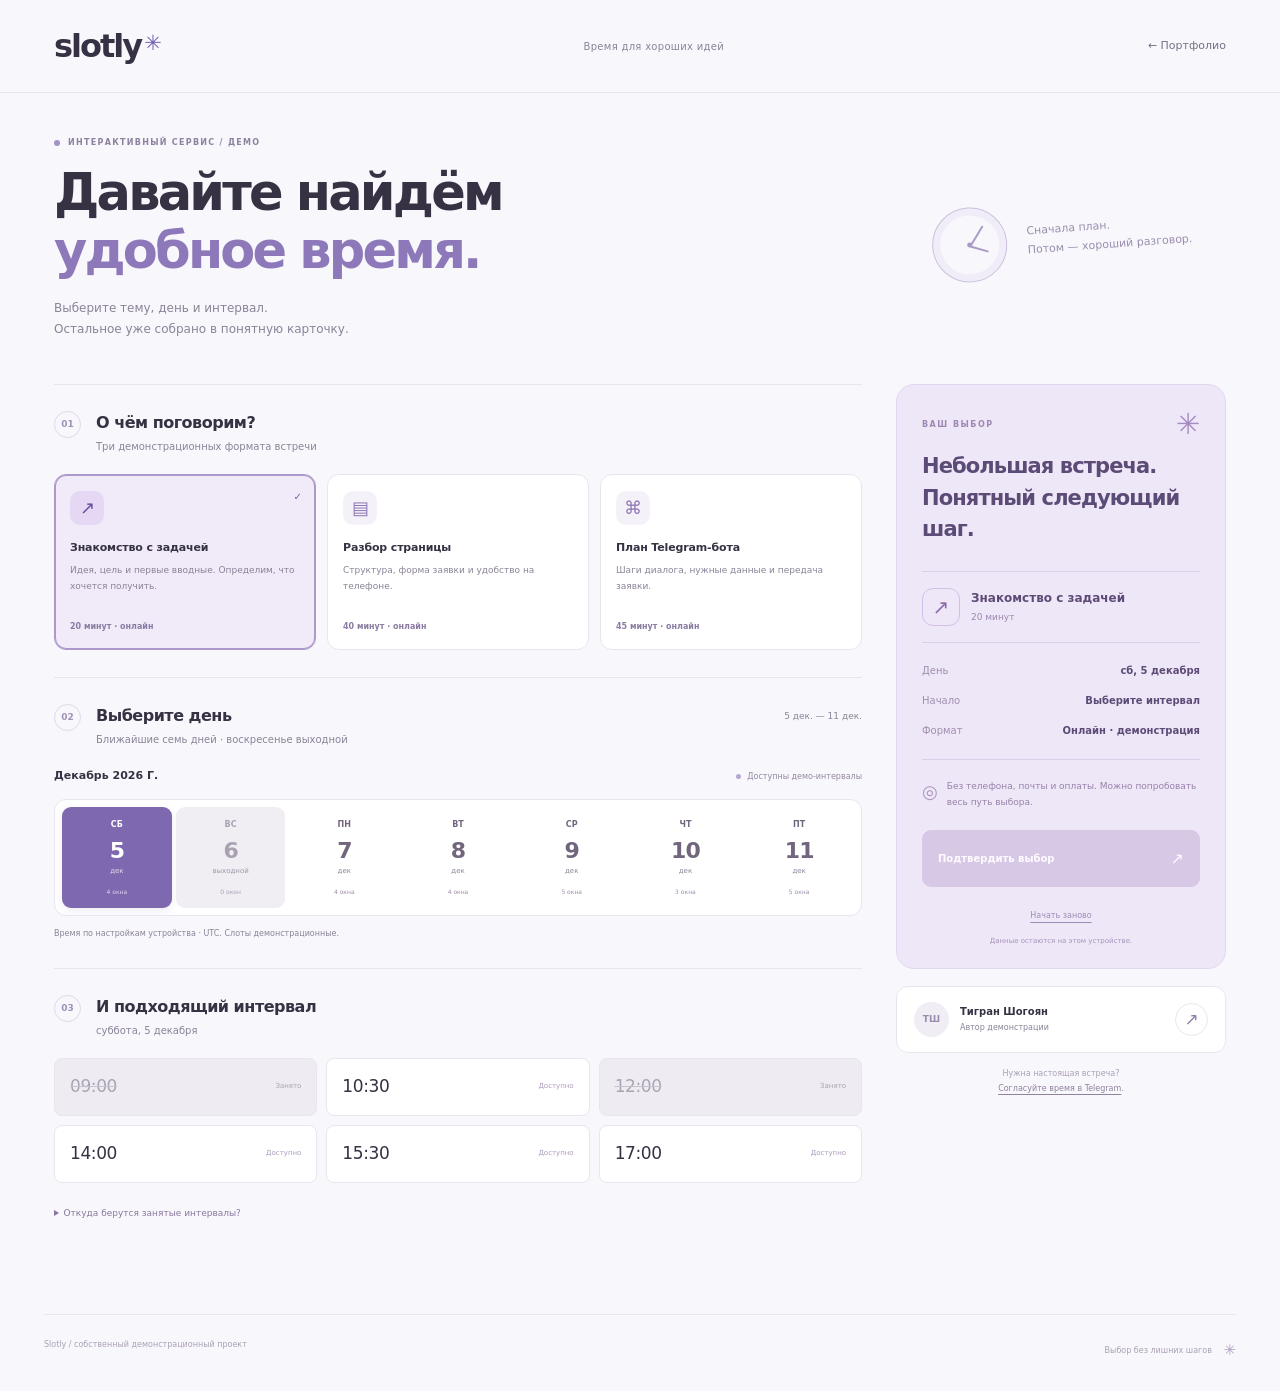
<file: slotly.html>
<!doctype html>
<html lang="ru">
<head>
  <meta charset="utf-8">
<meta http-equiv="Content-Security-Policy" content="default-src 'none'; script-src 'self' ; script-src-attr 'none'; style-src 'self' 'unsafe-inline'; img-src 'self' data:; font-src 'self'; frame-src 'self'; connect-src 'none'; object-src 'none'; base-uri 'none'; form-action 'none'">
<meta name="referrer" content="no-referrer">
  <meta name="viewport" content="width=device-width, initial-scale=1">
  <meta name="description" content="Slotly — демонстрация страницы записи: услуга, календарь и удобное время. Локальный выбор без реального бронирования.">
  <meta name="theme-color" content="#f8f7fc">
  <title>Slotly — выбрать удобное время | Тигран Шогоян</title>
  <link rel="stylesheet" href="slotly.css">
  <script src="slotly.js?v=security-1" defer></script>
</head>
<body>
  <a class="skip" href="#booking">К выбору времени</a>
  <header class="site-header"><a class="logo" href="./" aria-label="Slotly — назад в портфолио">slotly<span>✳</span></a><span class="header-label">Время для хороших идей</span><a class="back-link" href="./">← Портфолио</a></header>

  <main id="booking" class="booking-shell">
    <section class="intro"><div><p class="eyebrow"><span aria-hidden="true"></span> ИНТЕРАКТИВНЫЙ СЕРВИС / ДЕМО</p><h1>Давайте найдём<br><em>удобное время.</em></h1><p class="lead">Выберите тему, день и интервал.<br>Остальное уже собрано в понятную карточку.</p></div><div class="intro-aside"><span class="mini-clock" aria-hidden="true"><i></i><b></b></span><p>Сначала план.<br>Потом — хороший разговор.</p></div></section>

    <div class="booking-layout">
      <div class="booking-steps">
        <section class="step service-step" aria-labelledby="service-heading"><div class="step-heading"><span class="step-number">01</span><div><h2 id="service-heading">О чём поговорим?</h2><p>Три демонстрационных формата встречи</p></div></div><div id="service-options" class="service-options"></div></section>

        <section class="step calendar-step" aria-labelledby="calendar-heading"><div class="step-heading"><span class="step-number">02</span><div><h2 id="calendar-heading">Выберите день</h2><p>Ближайшие семь дней · воскресенье выходной</p></div><span id="calendar-range" class="calendar-range"></span></div><div class="calendar-top"><span id="calendar-month"></span><span class="calendar-legend"><i aria-hidden="true"></i> Доступны демо-интервалы</span></div><div id="calendar-days" class="calendar-days" aria-label="Календарь ближайшей недели"></div><p class="timezone-note" id="timezone-note"></p></section>

        <section class="step time-step" aria-labelledby="time-heading"><div class="step-heading"><span class="step-number">03</span><div><h2 id="time-heading">И подходящий интервал</h2><p id="time-date">Выберите день в календаре</p></div></div><div id="time-options" class="time-options" aria-label="Демонстрационные интервалы"></div><details class="availability-note"><summary>Откуда берутся занятые интервалы?</summary><p>Это заранее заданный набор для демонстрации интерфейса. Он не связан с календарём Тиграна, оплатой или реальной доступностью. Локальное подтверждение не занимает интервал.</p><ul id="busy-list"></ul></details></section>
      </div>

      <aside class="summary-rail" aria-labelledby="summary-heading"><div class="summary-card"><div class="summary-top"><span>ВАШ ВЫБОР</span><span class="summary-star" aria-hidden="true">✳</span></div><h2 id="summary-heading">Небольшая встреча.<br>Понятный следующий шаг.</h2><div class="service-summary"><span class="summary-icon" id="summary-icon" aria-hidden="true">↗</span><div><strong id="summary-service">Тема встречи</strong><span id="summary-duration">Продолжительность</span></div></div><dl class="summary-details"><div><dt>День</dt><dd id="summary-date">—</dd></div><div><dt>Начало</dt><dd id="summary-time">Выберите интервал</dd></div><div><dt>Формат</dt><dd>Онлайн · демонстрация</dd></div></dl><div class="summary-note"><span aria-hidden="true">◎</span><p>Без телефона, почты и оплаты. Можно попробовать весь путь выбора.</p></div><button id="confirm-choice" class="confirm-button" type="button" disabled>Подтвердить выбор <span aria-hidden="true">↗</span></button><div id="confirmation" class="confirmation" hidden><span aria-hidden="true">✓</span><div><strong>Выбор сохранён локально</strong><p>Это демонстрация. Реальная встреча не забронирована.</p></div></div><div class="summary-actions"><button id="edit-choice" type="button" hidden>Изменить выбор</button><button id="reset-choice" type="button">Начать заново</button></div><p class="storage-note" id="storage-note">Данные остаются на этом устройстве.</p></div><div class="author-card"><span class="author-avatar" aria-hidden="true">ТШ</span><div><strong>Тигран Шогоян</strong><p>Автор демонстрации</p></div><a href="https://t.me/tigr_SH" target="_blank" rel="noopener noreferrer" aria-label="Связаться с Тиграном в Telegram">↗</a></div><p class="rail-disclaimer">Нужна настоящая встреча?<br><a href="https://t.me/tigr_SH" target="_blank" rel="noopener noreferrer">Согласуйте время в Telegram</a>.</p></aside>
    </div>
    <p class="announcement" id="announcement" aria-live="polite" role="status"></p>
    <noscript><p class="no-script">Включите JavaScript, чтобы попробовать календарь. Демо не отправляет данные.</p></noscript>
  </main>

  <footer class="site-footer"><span>Slotly / собственный демонстрационный проект</span><span>Выбор без лишних шагов <i aria-hidden="true">✳</i></span></footer>
  <dialog id="reset-dialog" class="reset-dialog" aria-labelledby="reset-title"><span class="dialog-symbol" aria-hidden="true">↺</span><h2 id="reset-title">Начнём с чистого листа?</h2><p>Локально сохранённый выбор будет удалён. Можно снова выбрать услугу, день и интервал.</p><div><button id="cancel-reset" class="cancel-button" type="button">Оставить выбор</button><button id="accept-reset" class="accept-button" type="button">Сбросить</button></div></dialog>
</body>
</html>
</file>
<file: styles.css>
@charset "UTF-8";
:root{--cream:#f3f3f1;--paper:#ececea;--green:#1b1d24;--ink:#1b1d24;--muted:#636570;--line:#c8cbd2;--sage:#e5e9f4;--lime:#cedbff;--blue:#2458ff;--wood:#a49a8d;--sans:"Segoe UI Variable","Segoe UI",system-ui,sans-serif;--serif:var(--sans);--radius:4px;--ease:cubic-bezier(.22,.68,0,1.01)}
*{box-sizing:border-box}html{scroll-behavior:smooth;scroll-padding-top:25px}body{margin:0;background:var(--cream);color:var(--ink);font:16px/1.5 var(--sans);-webkit-font-smoothing:antialiased}a{color:inherit;text-decoration:none}button,input,select,textarea{font:inherit}button,a,input,select,textarea{-webkit-tap-highlight-color:transparent}button{cursor:pointer}button:disabled{cursor:not-allowed;opacity:.5}button,input,select,textarea{border-radius:0}button:focus-visible,a:focus-visible,input:focus-visible,select:focus-visible,textarea:focus-visible,summary:focus-visible{outline:3px solid var(--blue);outline-offset:5px}img,video{display:block;max-width:100%}h1,h2,h3,p{margin-top:0}h1,h2,h3{font-weight:600;letter-spacing:-.055em;line-height:1.02}em{font-style:normal;font-weight:inherit}::selection{background:var(--blue);color:#fff}.wrap{width:min(1380px,calc(100% - 88px));margin-inline:auto}.skip-link{position:fixed;top:15px;left:16px;padding:12px 20px;background:var(--blue);color:#fff;z-index:10;transform:translateY(-150%)}.skip-link:focus{transform:translateY(0)}.eyebrow{font-size:10px;letter-spacing:.14em;text-transform:uppercase;font-weight:600}.small-dot{display:inline-block;width:6px;height:6px;background:currentColor;border-radius:50%}.site-header{height:104px;display:flex;align-items:center;justify-content:space-between;gap:25px}.identity{display:flex;gap:17px;align-items:center;font-size:10px;line-height:1.4;font-weight:500}.monogram{font-size:24px;font-weight:700;letter-spacing:-.12em}.main-nav{display:flex;align-items:center;gap:37px;font-size:12px}.main-nav a{padding:10px 0}.main-nav sup{font-size:8px;color:var(--blue);margin-left:3px}.nav-contact{font-weight:600}.nav-contact span{display:inline-grid;place-items:center;width:29px;height:29px;border-radius:50%;background:var(--ink);color:#fff;font-size:18px;margin-left:12px}.main-nav a:hover{color:var(--blue)}
.hero{display:grid;grid-template-columns:1.45fr .55fr;gap:50px;padding-top:38px;padding-bottom:25px}.hero-name .eyebrow{margin-bottom:28px}.hero h1{font-size:clamp(88px,10.7vw,158px);line-height:.88;font-weight:650;letter-spacing:-.079em;margin:0}.hero h1>span{color:var(--blue)}.name-dot{color:var(--ink)}.hero-summary{align-self:end;max-width:310px;padding-bottom:9px}.hero-mark{display:block;color:var(--blue);font-size:70px;line-height:1;margin-bottom:27px}.hero-summary h2{font-size:36px;line-height:1.04;letter-spacing:-.04em;margin-bottom:24px}.hero-summary p{font-size:13px;color:var(--muted);line-height:1.6;margin-bottom:24px}.button{border:0;display:inline-flex;align-items:center;justify-content:space-between;gap:28px;padding:8px 9px 8px 20px;border-radius:40px;font-size:12px;font-weight:600;min-height:46px;transition:transform .5s var(--ease),background .5s var(--ease);max-width:100%}.button>span{width:30px;height:30px;border-radius:50%;display:grid;place-items:center;font-size:20px;background:#ffffff20;flex-shrink:0;transition:transform .5s var(--ease)}.button:hover>span{transform:translate(2px,-2px)}.button:active{transform:scale(.98)}.button-dark{background:var(--ink);color:#fff}.button-dark:hover{background:#353946}.button-blue{background:var(--blue);color:#fff}.button-blue:hover{background:#1643d6}.button-light{background:var(--lime);color:var(--ink)}.hero-bottom{grid-column:1/-1;display:flex;align-items:center;justify-content:space-between;gap:20px;border-bottom:1px solid var(--ink);margin-top:54px;padding-bottom:18px;font-size:10px}.hero-bottom>span:last-child{color:var(--muted)}.hero-bottom a{font-weight:600}.hero-bottom a span{margin-left:12px;color:var(--blue);font-size:18px}
.projects{padding-top:70px;padding-bottom:80px}.work-heading{display:flex;justify-content:space-between;align-items:end;gap:35px;margin-bottom:48px}.work-heading h2{font-size:clamp(40px,4.7vw,64px);margin:0}.work-heading h2 span{font-size:14px;font-weight:400;vertical-align:top;letter-spacing:-.01em;display:inline-block;padding-top:10px;margin-left:9px;color:var(--blue)}.work-heading p{font-size:12px;line-height:1.65;color:var(--muted);margin:0 0 4px}.case{min-width:0}.case-desk{display:grid;grid-template-columns:.66fr 1.6fr;gap:58px;align-items:center;margin-bottom:82px}.case-index{font-size:9px;font-weight:600;letter-spacing:.11em;color:var(--muted);display:block}.case h3{font-size:45px;margin:18px 0 20px}.case-statement{font-size:22px!important;line-height:1.15!important;letter-spacing:-.04em;color:var(--ink)!important;font-weight:500}.case-intro>p{font-size:12px;color:var(--muted);line-height:1.7;max-width:300px}.case-features{display:flex;flex-wrap:wrap;gap:8px;font-size:9px;color:var(--muted);margin:23px 0}.case-features span{border-bottom:1px solid var(--line);padding-bottom:5px}.case-status{font-size:9px;color:var(--muted);display:block;line-height:1.5}.case-intro>.button{margin-top:25px}.case-stage{min-width:0;overflow:hidden;padding:21px 25px 0;background:#d8dce8;position:relative}.stage-caption{display:flex;justify-content:space-between;align-items:center;font-size:8px;letter-spacing:.12em;gap:10px;margin-bottom:21px;font-weight:600}.stage-caption>span:last-child{font-size:13px}.case-screen{position:relative;aspect-ratio:1.48;overflow:hidden;background:#fff;pointer-events:none;user-select:none;border-radius:3px 3px 0 0;box-shadow:0 0 0 5px #ffffff25}.case-screen iframe{width:180%;height:180%;position:absolute;left:0;top:0;transform:scale(.555556);transform-origin:top left;border:0;pointer-events:none;display:block}.desk-stage{background:#1b1d24;color:#e9ecf7;padding:24px 28px 25px}.desk-stage .case-screen{aspect-ratio:1.47;border-radius:3px}.case-pair{display:grid;grid-template-columns:1.18fr .82fr;gap:50px;align-items:start;margin-bottom:80px}.case-pair .case-copy{padding-top:23px}.case-pair .case h3{font-size:34px;margin:14px 0}.case-copy>p{font-size:12px;color:var(--muted);line-height:1.7;max-width:540px;margin-bottom:22px}.case-bottom{border-top:1px solid var(--line);display:flex;align-items:center;justify-content:space-between;gap:12px;padding-top:17px}.case-open{display:inline-flex;align-items:center;gap:14px;font-size:11px;font-weight:600;flex-shrink:0}.case-open span{display:grid;place-items:center;width:34px;height:34px;background:var(--ink);color:#fff;border-radius:50%;font-size:23px;transition:background .5s var(--ease),transform .5s var(--ease)}.case-open:hover span{background:var(--blue);transform:translate(2px,-2px)}.furniture-stage{background:#c9cbd1;padding:25px 26px 0}.furniture-stage .case-screen{aspect-ratio:1.28}.slotly-stage{background:var(--blue);color:white;padding:25px 24px 0;margin-top:60px}.slotly-stage .case-screen{aspect-ratio:.95}.pair-bots{grid-template-columns:.83fr 1.17fr;margin-bottom:0}.leadbot-stage{background:#d9dfed;padding:24px 23px 0}.leadbot-stage .case-screen{aspect-ratio:.95}.eventbot-stage{background:#1b1d24;color:#e9ecf7;padding:24px 26px 0;margin-top:55px}.eventbot-stage .case-screen{aspect-ratio:1.28}
.archive{display:grid;grid-template-columns:.6fr 1fr 1fr;gap:40px;padding:60px 0 65px;border-block:1px solid var(--ink)}.archive-heading h2{font-size:29px;line-height:1.1;margin:18px 0}.archive-heading .eyebrow{font-size:8px}.archive-project{display:grid;grid-template-columns:.9fr 1fr;gap:20px;align-items:start;min-width:0}.archive-project h3{font-size:25px;margin:13px 0}.archive-project p{font-size:11px;color:var(--muted);line-height:1.7}.archive-project .case-index{font-size:7px;letter-spacing:.07em}.memo-thumbnail{display:block;aspect-ratio:1/1.35;overflow:hidden;background:#e4e7df}.memo-thumbnail img{width:100%;height:100%;object-fit:cover;object-position:center}.text-link{font-size:11px;font-weight:600;text-decoration:underline;text-underline-offset:4px;display:inline-block}.text-link:hover{color:var(--blue)}.archive-note{font-size:9px;line-height:1.5;color:var(--muted);display:block}.hunter-scheme{display:flex;flex-direction:column;gap:7px;align-items:center;background:var(--blue);color:#fff;padding:20px 10px;font-size:8px;min-height:170px;justify-content:center}.hunter-scheme>b{font-weight:400;font-size:15px;line-height:1.1}.hunter-scheme>span{width:100%;text-align:center;border-bottom:1px solid #ffffff33;padding-bottom:7px}.hunter-scheme .scheme-result{font-size:21px;font-weight:600;border:0;margin-top:3px}
.editor-section{padding:40px 0}.editor-lab{border-bottom:1px solid var(--line)}.editor-lab>summary{display:flex;gap:25px;align-items:center;list-style:none;font-size:13px;cursor:pointer;padding:12px 0 28px}.editor-lab>summary::-webkit-details-marker{display:none}.lab-number{font-size:9px;letter-spacing:.08em;color:var(--muted)}.summary-plus{margin-left:auto;font-size:29px;font-weight:300;color:var(--blue);transition:transform .5s var(--ease)}.editor-lab[open] .summary-plus{transform:rotate(45deg)}.editor-layout{display:grid;grid-template-columns:.6fr 1.4fr;gap:50px;padding:30px 0 45px;align-items:start}.editor-intro h2{font-size:31px;line-height:1.1;margin-bottom:18px}.editor-intro>p:not(.eyebrow){font-size:12px;color:var(--muted)}.editor-limitation{font-size:9px;color:var(--muted);display:block}.editor-workspace{display:grid;grid-template-columns:1fr 1fr;background:#e1e5ef;padding:7px;gap:7px;border-radius:8px;min-width:0}.editor-controls{padding:21px;background:var(--ink);color:#fff;border-radius:4px;min-width:0}.editor-toolbar{display:flex;align-items:center;justify-content:space-between;font-size:10px;gap:12px;margin-bottom:20px}.quiet-button{padding:4px 0;border:0;background:transparent;color:inherit;font-size:10px;text-decoration:underline;text-underline-offset:4px}.editor-controls label{display:block;font-size:10px;margin-bottom:17px}.editor-controls label:last-child{margin-bottom:0}.editor-controls input,.editor-controls textarea{width:100%;display:block;padding:10px;margin-top:7px;background:#ffffff0c;color:#fff;border:1px solid #ffffff44;border-radius:3px;font-size:12px;resize:vertical;line-height:1.6}.editor-preview{padding:23px;background:#fff;display:flex;flex-direction:column;align-items:start;min-width:0;border-radius:4px}.preview-label{font-size:8px;letter-spacing:.1em;color:var(--blue);margin-bottom:40px}.editor-preview h3{font-size:33px;line-height:1.06;overflow-wrap:anywhere;margin-bottom:20px}.editor-preview>p{font-size:12px;overflow-wrap:anywhere}.editor-preview .button{font-size:11px;padding:13px 17px;margin-top:auto;overflow-wrap:anywhere;display:block}.editor-preview .preview-note{font-size:8px!important;color:var(--muted);line-height:1.5;margin:13px 0 0}
.approach{padding:60px 0 95px}.approach-header{display:grid;grid-template-columns:.5fr 1.2fr .65fr;gap:35px;align-items:start}.approach-header h2{font-size:44px;line-height:1.08;margin-bottom:0}.approach-header h2 span{color:var(--blue)}.approach-header>p:last-child{font-size:12px;color:var(--muted);line-height:1.65;padding-top:6px;margin:0}.process{display:grid;grid-template-columns:repeat(4,1fr);list-style:none;padding:0;margin:48px 0 0;gap:30px}.process li{border-top:1px solid var(--line);padding-top:18px}.step-number{font-size:10px;color:var(--blue);display:block;margin-bottom:29px}.process h3{font-size:24px;margin-bottom:15px}.process p{font-size:11px;color:var(--muted);line-height:1.65;max-width:230px;margin-bottom:0}.contact{background:var(--blue);color:#fff;padding:58px 0 45px}.contact .eyebrow{color:#dce5ff}.contact-main{display:flex;align-items:center;justify-content:space-between;gap:35px;margin-top:30px}.contact h2{font-size:clamp(64px,9vw,130px);line-height:.94;margin:0;letter-spacing:-.07em}.contact h2 span{color:#bacbff}.contact-arrow{font-size:145px;line-height:1;align-self:center;transition:transform .6s var(--ease)}.contact-arrow:hover{transform:translate(8px,-8px)}.contact-bottom{display:flex;justify-content:space-between;align-items:end;gap:25px;margin-top:40px}.contact-bottom p{font-size:12px;line-height:1.7;color:#dce5ff;margin:0}.contact-bottom a{font-size:24px;font-weight:500;letter-spacing:-.025em}.contact-bottom a span{margin-left:15px}.site-footer{display:flex;justify-content:space-between;align-items:center;gap:20px;font-size:9px;color:var(--muted);padding:25px 0}.site-footer a{color:var(--ink)}
/* Shared primitives for the standalone demos. */
.pill{font-size:9px;padding:5px 9px;border:1px solid currentColor;border-radius:25px}.section-heading{display:flex;justify-content:space-between;align-items:end;gap:30px;margin-bottom:40px}.section-heading h2{font-size:52px;margin:0}.section-heading>p{font-size:12px;max-width:300px;color:var(--muted);margin:0}.case-type{font-size:9px;letter-spacing:.05em;color:var(--muted)}.bot-avatar{width:35px;height:35px;display:grid;place-items:center;border-radius:50%;background:var(--blue);color:white;font-size:23px}.cabinet-art{width:145px;height:158px;background:#aa8155;position:relative;box-shadow:15px 7px 0 #896748;transform:skewY(-2deg)}.cabinet-top{position:absolute;top:-10px;width:100%;height:10px;background:#cfb085;transform:skewX(57deg);transform-origin:bottom}.cabinet-door{height:calc(100% - 12px);width:50%;margin:6px;border:1px solid #523e2c60;position:absolute;background:#c2a177}.cabinet-door:after{content:"";width:3px;height:17px;background:#61462e;position:absolute;right:8px;top:53px}.cabinet-shelves{position:absolute;right:6px;top:6px;width:41%;height:calc(100% - 12px);border:1px solid #604c3560;background:#76583b}.cabinet-shelves:before,.cabinet-shelves:after{content:"";position:absolute;left:0;right:0;height:5px;background:#c4a078;top:33%}.cabinet-shelves:after{top:66%}.cabinet-shelves i{position:absolute;left:10px;width:10px;height:25px;background:#dbd9c4;top:14px;transform:rotate(-8deg)}.cabinet-shelves i:last-child{left:25px;background:#bac8b4;transform:none}.cabinet-leg{height:20px;width:10px;background:#785534;position:absolute;bottom:-20px}.cabinet-leg.left{left:9px}.cabinet-leg.right{right:0}
@media(max-width:1150px){.wrap{width:calc(100% - 56px)}.hero{grid-template-columns:1.3fr .7fr;gap:45px}.hero h1{font-size:11vw}.hero-summary h2{font-size:30px}.hero-summary p{font-size:12px}.hero-mark{font-size:50px;margin-bottom:23px}.case-desk{gap:35px;grid-template-columns:.75fr 1.5fr}.case h3{font-size:39px}.case-pair{gap:32px}.archive{grid-template-columns:1fr 1fr;gap:30px}.archive-heading{grid-column:1/-1;display:flex;justify-content:space-between}.archive-heading h2{font-size:32px;margin:0}.archive-project{grid-template-columns:.7fr 1fr}.memo-thumbnail{aspect-ratio:1/1}.approach-header{grid-template-columns:.4fr 1.1fr .65fr;gap:25px}.approach-header h2{font-size:36px}.editor-layout{gap:30px}.case-stage{padding-inline:20px}}
@media(max-width:850px){.site-header{height:85px}.main-nav{gap:24px;font-size:11px}.hero{gap:30px;padding-top:30px;grid-template-columns:1.2fr .8fr}.hero h1{font-size:11.2vw}.hero-summary h2{font-size:27px}.hero-summary p{font-size:11px}.hero-mark{font-size:42px;margin-bottom:16px}.hero-summary .button{font-size:10px;gap:15px;padding-left:16px}.hero-name .eyebrow{font-size:8px}.hero-bottom{margin-top:28px;font-size:9px}.hero-bottom>span:last-child{display:none}.projects{padding-top:48px;padding-bottom:65px}.work-heading{margin-bottom:35px}.work-heading h2{font-size:42px}.case-desk{grid-template-columns:1fr;gap:28px;margin-bottom:65px}.case-intro{display:grid;grid-template-columns:1fr 1fr;gap:0 30px}.case-intro .case-index{grid-column:1/-1}.case-intro h3{font-size:44px;margin:17px 0 12px}.case-intro .case-statement{grid-row:2/4;grid-column:2;margin:19px 0 0;font-size:24px!important}.case-intro>p:not(.case-statement){grid-row:4;grid-column:2;margin-bottom:0;font-size:11px}.case-features{margin-top:10px;grid-column:1;grid-row:3;align-content:start}.case-intro .case-status{grid-column:1;grid-row:4}.case-intro .button{justify-self:start;grid-row:5;grid-column:1;margin-top:15px}.desk-stage .case-screen{aspect-ratio:1.55}.case-pair{gap:26px;grid-template-columns:1fr 1fr;margin-bottom:55px}.pair-bots{margin-bottom:0}.slotly-stage,.eventbot-stage{margin-top:45px}.furniture-stage .case-screen,.eventbot-stage .case-screen{aspect-ratio:1}.slotly-stage .case-screen,.leadbot-stage .case-screen{aspect-ratio:.9}.case-pair .case h3{font-size:30px}.case-copy>p{font-size:11px}.case-status{font-size:8px}.case-open{font-size:10px;gap:8px}.case-open span{width:28px;height:28px;font-size:19px}.case-stage{padding:18px 16px 0}.stage-caption{font-size:6px;margin-bottom:18px}.case-index{font-size:8px}.archive{padding:45px 0;gap:30px}.archive-project{gap:18px;grid-template-columns:.75fr 1fr}.archive-project h3{font-size:23px}.archive-project p{font-size:10px}.hunter-scheme{font-size:7px;min-height:150px}.editor-layout{grid-template-columns:1fr;gap:22px}.editor-lab>summary{font-size:12px;gap:20px}.approach{padding:45px 0 65px}.approach-header{grid-template-columns:1fr 1.2fr;gap:20px}.approach-header>.eyebrow{grid-column:1/-1}.approach-header h2{font-size:35px}.approach-header>p:last-child{font-size:11px;padding:0}.process{gap:20px}.process h3{font-size:21px}.process p{font-size:10px}.contact h2{font-size:75px}.contact-arrow{font-size:100px}.contact-bottom a{font-size:20px}}
@media(max-width:600px){.wrap{width:calc(100% - 36px)}.site-header{height:76px;gap:15px}.identity{gap:10px;font-size:8px}.monogram{font-size:22px}.main-nav{gap:20px;font-size:10px}.main-nav>a:nth-child(2){display:none}.nav-contact span{width:25px;height:25px;font-size:17px;margin-left:7px}.hero{display:block;padding:31px 0 20px}.hero h1{font-size:clamp(71px,18.3vw,110px);line-height:.9}.hero-name .eyebrow{font-size:8px;letter-spacing:.1em;margin-bottom:23px}.hero-summary{display:grid;grid-template-columns:1fr 1.03fr;gap:0 23px;max-width:none;margin-top:37px;padding:0}.hero-mark{display:none}.hero-summary h2{font-size:25px;line-height:1.08;grid-row:1/3;margin:0}.hero-summary p{font-size:10px;line-height:1.65;margin:2px 0 17px}.hero-summary .button{grid-column:2;font-size:9px;gap:10px;padding-left:12px;min-height:39px;justify-self:start;white-space:nowrap}.hero-summary .button>span{width:23px;height:23px;font-size:17px}.hero-bottom{font-size:8px;gap:15px;margin-top:36px;padding-bottom:15px}.hero-bottom a span{font-size:16px;margin-left:7px}.projects{padding:35px 0 45px}.work-heading{align-items:start;margin-bottom:30px;gap:18px}.work-heading h2{font-size:35px}.work-heading h2 span{font-size:9px;padding-top:5px;margin-left:6px}.work-heading p{font-size:9px;max-width:125px;line-height:1.6;padding-top:5px}.case-desk{gap:25px;margin-bottom:45px}.case-intro{gap:0 22px}.case-intro h3{font-size:35px;margin-top:15px}.case-intro .case-statement{font-size:20px!important;line-height:1.2!important;margin-top:18px}.case-intro>p:not(.case-statement){font-size:10px;line-height:1.65;grid-row:4/6}.case-features{font-size:7px;gap:5px;margin:8px 0 15px}.case-intro .case-status{font-size:8px}.case-intro .button{font-size:10px;gap:16px;padding-left:14px;min-height:42px;margin-top:16px}.case-intro .button>span{width:25px;height:25px;font-size:18px}.case-index{font-size:7px;letter-spacing:.1em}.case-stage,.desk-stage{padding:16px 13px 0}.desk-stage{padding-bottom:13px}.stage-caption{font-size:6px;margin-bottom:15px;letter-spacing:.08em}.desk-stage .case-screen{aspect-ratio:1.2}.case-pair,.pair-bots{display:block;margin-bottom:42px}.case-pair .case+.case{margin-top:42px}.case-pair .case-copy{padding-top:20px}.case-pair .case h3{font-size:33px;margin:12px 0}.case-copy>p{font-size:11px;margin-bottom:18px}.case-bottom{padding-top:14px}.case-status{font-size:8px}.case-open{font-size:11px;gap:10px}.case-open span{width:32px;height:32px;font-size:21px}.slotly-stage,.eventbot-stage{margin-top:0}.furniture-stage .case-screen,.eventbot-stage .case-screen{aspect-ratio:1.15}.slotly-stage .case-screen,.leadbot-stage .case-screen{aspect-ratio:1}.pair-bots{margin-bottom:0}.archive{grid-template-columns:1fr;gap:33px;padding:36px 0}.archive-heading{gap:20px}.archive-heading .eyebrow{font-size:7px;max-width:100px;margin-top:4px}.archive-heading h2{font-size:27px}.archive-project{grid-template-columns:.76fr 1fr;gap:25px}.memo-thumbnail{aspect-ratio:1/1.05}.archive-project h3{font-size:27px}.archive-project p{font-size:11px}.archive-project .case-index{font-size:7px}.archive-project .text-link{font-size:10px}.hunter-scheme{min-height:170px;font-size:8px;padding-inline:15px}.editor-section{padding:24px 0}.editor-lab>summary{font-size:10px;gap:15px;padding-bottom:23px}.lab-number{font-size:7px;white-space:nowrap}.summary-plus{font-size:24px}.editor-layout{padding:20px 0 30px}.editor-intro h2{font-size:30px}.editor-workspace{grid-template-columns:1fr;padding:6px;gap:6px}.editor-controls{padding:22px}.editor-controls label{font-size:11px}.editor-controls input,.editor-controls textarea{font-size:13px}.editor-toolbar{font-size:11px}.quiet-button{font-size:11px}.editor-preview{padding:25px;min-height:270px}.preview-label{margin-bottom:28px;font-size:9px}.editor-preview h3{font-size:35px}.editor-preview>p{font-size:12px}.approach{padding:35px 0 50px}.approach-header{grid-template-columns:1fr;gap:19px}.approach-header h2{font-size:35px}.approach-header>.eyebrow{font-size:9px;margin:0}.approach-header>p:last-child{font-size:11px;max-width:310px}.process{grid-template-columns:1fr 1fr;gap:27px 23px;margin-top:33px}.step-number{font-size:9px;margin-bottom:20px}.process h3{font-size:23px;margin-bottom:13px}.process p{font-size:10px}.contact{padding:38px 0 34px}.contact .eyebrow{font-size:9px}.contact-main{margin-top:27px;gap:18px;align-items:end}.contact h2{font-size:clamp(49px,12vw,71px)}.contact-arrow{font-size:70px;padding-bottom:4px}.contact-bottom{margin-top:30px;align-items:start}.contact-bottom p{font-size:9px;line-height:1.7}.contact-bottom a{font-size:18px;white-space:nowrap}.contact-bottom a span{margin-left:6px}.site-footer{padding:21px 0;font-size:8px;gap:12px}.site-footer>span:nth-child(2){display:none}.section-heading{flex-direction:column;align-items:start;gap:20px}.section-heading h2{font-size:37px}.section-heading>p{font-size:12px;max-width:350px}}
@media(prefers-reduced-motion:reduce){html{scroll-behavior:auto}*,*:before,*:after{animation:none!important;transition:none!important}.button:active,.contact-arrow:hover,.case-open:hover span{transform:none}}
/* Quick project browsing and a concrete path through each demonstration. */
.project-jump:focus-visible{outline-offset:-3px}
.project-browser{margin:0 0 45px}.project-browser-label{font-size:10px;color:var(--muted);margin-bottom:15px}.project-index{display:grid;grid-template-columns:repeat(5,minmax(0,1fr));gap:20px}.project-jump{display:flex;align-items:center;gap:10px;padding:14px 0;border-block:1px solid var(--line);min-height:66px;transition:color .4s var(--ease),border-color .4s var(--ease)}.jump-number{font-size:9px;color:var(--blue);align-self:flex-start;margin-top:3px}.project-jump strong{display:block;font-size:13px;font-weight:600;letter-spacing:-.02em}.project-jump small{display:block;font-size:9px;color:var(--muted);margin-top:2px}.jump-arrow{font-size:18px;margin-left:auto;color:var(--blue)}.project-jump:hover{color:var(--blue);border-color:var(--blue)}.case{scroll-margin-top:28px}.case:focus{outline:none}.case:focus-visible{outline:3px solid var(--blue);outline-offset:8px}.case:focus-visible .case-index{color:var(--blue)}.case-try{border-left:2px solid var(--blue);padding-left:12px;margin:19px 0 22px}.case-try>span{display:block;font-size:8px;letter-spacing:.1em;text-transform:uppercase;color:var(--blue);font-weight:600}.case-try>p{font-size:11px;color:var(--ink);line-height:1.65;margin:6px 0 0}.case-intro .case-try{max-width:310px}
@media(max-width:850px){.project-index{gap:13px}.project-jump{gap:7px}.project-jump strong{font-size:11px}.project-jump small{font-size:8px}.jump-number{font-size:8px}.jump-arrow{font-size:16px}.case-intro>.case-try{grid-column:1/-1;grid-row:6;max-width:540px;margin:23px 0 0}.case-intro .case-try>p{font-size:12px}}
@media(max-width:600px){.project-browser{margin-bottom:32px}.project-browser-label{font-size:11px;margin-bottom:13px}.project-index{display:flex;gap:16px;overflow-x:auto;scroll-snap-type:x mandatory;scrollbar-width:thin;scrollbar-color:var(--blue) transparent;padding:5px 3px 12px;margin:-5px -3px 0}.project-jump{flex:0 0 184px;min-height:72px;scroll-snap-align:start;gap:10px}.project-jump strong{font-size:14px}.project-jump small{font-size:10px}.jump-number{font-size:10px}.jump-arrow{font-size:20px}.portfolio-page .case-copy>p{font-size:14px;line-height:1.65}.portfolio-page .case-index{font-size:9px}.portfolio-page .case-status{font-size:10px}.portfolio-page .case-open{font-size:13px;min-height:44px;padding-left:8px}.portfolio-page .case-open span{width:40px;height:40px;font-size:24px}.portfolio-page .case-bottom{gap:14px;align-items:center}.portfolio-page .case-intro>p:not(.case-statement){font-size:12px}.portfolio-page .case-intro .button{min-height:44px;font-size:11px}.case-try{padding-left:13px;margin:20px 0 23px}.case-try>span{font-size:9px}.case-try>p,.case-intro .case-try>p{font-size:13px}.portfolio-page .case-intro>.case-try{margin-top:24px}.portfolio-page .case-copy{padding-top:22px}}


/* A client can understand the service, read the proof and discuss a result. */
.portfolio-page .identity{font-size:12px;line-height:1.45}
.portfolio-page .main-nav{font-size:14px}
.portfolio-page .hero{grid-template-columns:minmax(0,1.5fr) minmax(250px,.65fr);gap:36px;padding-top:40px}
.portfolio-page .hero h1{font-size:clamp(66px,8.2vw,118px);line-height:.99;letter-spacing:-.065em}
.portfolio-page .hero-name .eyebrow{font-size:11px;margin-bottom:26px;letter-spacing:.08em}
.portfolio-page .hero-summary{max-width:340px;align-self:center;padding:0}
.portfolio-page .hero-summary h2{font-size:32px;line-height:1.1;letter-spacing:-.04em}
.portfolio-page .hero-summary p{font-size:16px;line-height:1.65;margin-bottom:24px}
.portfolio-page .hero-summary .hero-next{font-size:13px;line-height:1.6;margin:18px 0 0}
.portfolio-page .hero-summary .button{font-size:14px;min-height:48px}
.portfolio-page .hero-bottom{margin-top:30px;font-size:12px;flex-wrap:wrap}
.portfolio-page .work-heading p{font-size:14px}
.portfolio-page .case-copy>p,.portfolio-page .case-intro>p:not(.case-statement){font-size:16px;line-height:1.65}
.portfolio-page .case-index,.portfolio-page .case-status{font-size:11px}
.portfolio-page .case-try>p,.portfolio-page .case-intro .case-try>p{font-size:14px}
.portfolio-page .case-try>span{font-size:10px}
.portfolio-page .case-open{font-size:14px;min-height:44px}
.portfolio-page .case-bottom{flex-wrap:wrap}
.portfolio-page .project-jump strong{font-size:14px}
.portfolio-page .project-jump small{font-size:12px}
.portfolio-page .project-browser-label{font-size:12px}
.portfolio-page .approach-header>p:last-child,.portfolio-page .process p{font-size:15px;line-height:1.6}
.portfolio-page .process p{max-width:none}
.delivery-proof{display:grid;grid-template-columns:.8fr 1.2fr;gap:70px;margin-top:70px;padding-top:40px;border-top:1px solid var(--ink)}
.delivery-intro h3{font-size:40px;line-height:1.08;margin:20px 0}
.delivery-intro>p:last-child{font-size:16px;line-height:1.65;color:var(--muted);max-width:370px}
.delivery-list{border-top:1px solid var(--line)}
.delivery-list details{border-bottom:1px solid var(--line)}
.delivery-list summary{list-style:none;display:flex;justify-content:space-between;align-items:center;gap:20px;min-height:74px;padding:20px 0;cursor:pointer;font-size:19px;font-weight:600;line-height:1.4}
.delivery-list summary::-webkit-details-marker{display:none}
.delivery-list summary:hover{color:var(--blue)}
.delivery-list summary>span:last-child{font-size:28px;color:var(--blue);font-weight:400;transition:transform .2s ease}
.delivery-list details[open] summary>span:last-child{transform:rotate(45deg)}
.delivery-detail{padding:0 20px 25px 0}
.delivery-detail p{font-size:15px;line-height:1.7;margin-bottom:16px}
.delivery-detail strong{font-weight:600}
.delivery-detail .delivery-note{font-size:13px;color:var(--muted)}
.delivery-detail .text-link{font-size:14px;line-height:1.5;min-height:44px;display:inline-flex;align-items:center}
.portfolio-page .contact-bottom p{font-size:16px}
@media(max-width:1000px){.portfolio-page .hero{grid-template-columns:minmax(0,1.3fr) minmax(230px,.8fr);gap:28px}.portfolio-page .hero h1{font-size:8vw}.portfolio-page .hero-summary h2{font-size:28px}.portfolio-page .hero-summary p{font-size:15px}.portfolio-page .hero-name .eyebrow{max-width:250px;line-height:1.6}.delivery-proof{gap:35px}.delivery-intro h3{font-size:32px}}
@media(max-width:600px){.portfolio-page .identity{font-size:10px}.portfolio-page .main-nav{font-size:12px;gap:15px}.portfolio-page .hero{display:block;padding-top:24px}.portfolio-page .hero h1{font-size:clamp(47px,12.3vw,74px);line-height:1.04}.portfolio-page .hero-name .eyebrow{max-width:none;font-size:10px;letter-spacing:.05em;margin-bottom:22px}.portfolio-page .hero-summary{display:block;margin-top:28px;max-width:none}.portfolio-page .hero-summary h2{font-size:25px;margin-bottom:16px}.portfolio-page .hero-summary h2 br{display:none}.portfolio-page .hero-summary p{font-size:16px;margin-bottom:20px}.portfolio-page .hero-summary .button{font-size:14px;min-height:48px;padding-inline:19px 9px}.portfolio-page .hero-summary .hero-next{font-size:13px;max-width:330px;margin-top:16px}.portfolio-page .hero-bottom{font-size:11px;gap:12px;margin-top:30px}.portfolio-page .hero-bottom>span:first-child{max-width:200px}.portfolio-page .work-heading{display:block}.portfolio-page .work-heading p{font-size:14px;max-width:none;margin-top:20px}.portfolio-page .case-intro{display:block}.portfolio-page .case-intro .case-statement{margin:17px 0;font-size:25px!important}.portfolio-page .case-intro>p:not(.case-statement){font-size:16px;max-width:none;margin-bottom:20px}.portfolio-page .case-intro .case-features{font-size:11px;margin:16px 0}.portfolio-page .case-intro .case-status{font-size:11px}.portfolio-page .case-intro .button{font-size:14px;min-height:48px}.portfolio-page .case-intro .case-try{margin:20px 0;max-width:none}.portfolio-page .case-copy>p{font-size:16px}.portfolio-page .case-bottom{align-items:center}.portfolio-page .case-status{max-width:210px}.portfolio-page .process p,.portfolio-page .approach-header>p:last-child{font-size:15px}.delivery-proof{display:block;margin-top:40px;padding-top:30px}.delivery-intro>p:last-child{font-size:16px}.delivery-list{margin-top:28px}.delivery-list summary{font-size:18px;min-height:70px}.delivery-detail{padding-right:0}.delivery-detail p{font-size:16px}.portfolio-page .contact-bottom{display:block}.portfolio-page .contact-bottom p{font-size:15px;margin-bottom:24px}.portfolio-page .contact-bottom a{font-size:22px;display:inline-flex;align-items:center;min-height:44px}}
</file>
<file: blocks.css>
/* Editor and working process: scoped so standalone demos retain their design. */
/* Additional materials: complete image and an explicitly non-interactive diagram. */
.portfolio-page .archive{grid-template-columns:minmax(0,1fr) minmax(0,1fr);gap:36px;padding:44px 0 56px}
.portfolio-page .archive-heading{grid-column:1/-1;display:flex;justify-content:space-between;align-items:end;gap:32px;margin-bottom:4px}
.portfolio-page .archive-heading .eyebrow{font-size:11px;max-width:none;margin:0 0 18px}
.portfolio-page .archive-heading h2{font-size:clamp(32px,3.5vw,46px);margin:0;line-height:1.1}
.archive-intro{font-size:15px;line-height:1.65;color:var(--muted);margin:0;max-width:370px}
.portfolio-page .archive-project{display:flex;flex-direction:column;align-items:stretch;min-width:0;gap:0;padding:28px;border:1px solid #d1d5dd;border-radius:12px;background:#f8f9fb}
.material-heading{display:flex;justify-content:space-between;align-items:center;gap:18px;margin-bottom:24px}
.portfolio-page .material-heading h3{font-size:32px;line-height:1.1;margin:0;letter-spacing:-.04em}
.material-format{font-size:12px;line-height:1.4;color:var(--muted);text-align:right}
.portfolio-page .memo-thumbnail{display:flex;align-items:center;justify-content:center;aspect-ratio:1.4;background:#eeefe9;border:1px solid #e0e2dd;border-radius:6px;overflow:hidden}
.portfolio-page .memo-thumbnail img{width:100%;height:100%;object-fit:contain;object-position:center}
.portfolio-page .memo-thumbnail:hover{border-color:var(--blue)}
.material-copy{display:flex;flex:1;flex-direction:column;padding-top:24px}
.portfolio-page .material-copy>p{font-size:16px;line-height:1.65;margin:0 0 16px}
.portfolio-page .material-copy .material-note{font-size:13px;line-height:1.6;color:var(--muted);margin-bottom:24px}
.material-open{display:inline-flex;align-items:center;justify-content:space-between;gap:22px;align-self:flex-start;min-height:48px;padding:12px 18px;border-radius:6px;background:var(--ink);color:#fff;font-size:14px;font-weight:600;margin-top:auto}
.material-open>span{font-size:20px;line-height:1}
.material-open:hover{background:var(--blue)}
.hunter-explainer{background:#e9edf5;border:1px solid #d7deea;border-radius:6px;padding:22px 24px}
.portfolio-page .hunter-explainer .scheme-heading{font-size:13px;font-weight:600;color:var(--ink);margin:0 0 20px}
.hunter-steps{list-style:none;padding:0;margin:0}
.hunter-steps li{display:grid;grid-template-columns:28px minmax(0,1fr);gap:18px;border-top:1px solid #cbd3e1;padding:18px 0}
.hunter-steps li:last-child{padding-bottom:0}
.hunter-steps li>span{font-size:12px;font-variant-numeric:tabular-nums;color:var(--blue);padding-top:3px}
.hunter-steps h4{font-size:17px;line-height:1.3;font-weight:600;margin:0 0 7px;letter-spacing:-.015em}
.portfolio-page .hunter-steps p{font-size:14px;line-height:1.6;margin:0;color:var(--muted)}
.material-status{font-size:12px;color:var(--muted);margin-top:auto;padding:15px 0;border-top:1px solid #d1d5dd}
@media(max-width:1000px){.portfolio-page .archive{grid-template-columns:minmax(0,1fr);gap:24px}.portfolio-page .archive-heading{display:block}.archive-intro{margin-top:20px;max-width:none}.portfolio-page .archive-project{display:grid;grid-template-columns:minmax(0,1fr) minmax(0,1fr);gap:0 26px;padding:24px}.material-heading{grid-column:1/-1}.material-copy{padding:0}.portfolio-page .memo-thumbnail{aspect-ratio:1/1;align-self:start}.hunter-explainer{padding:20px}.hunter-steps li{gap:12px}}
@media(max-width:650px){.portfolio-page .archive{padding:32px 0 40px}.portfolio-page .archive-project{display:flex;padding:20px}.portfolio-page .archive-heading h2{font-size:34px}.archive-intro{font-size:15px}.material-heading{margin-bottom:20px}.portfolio-page .material-heading h3{font-size:30px}.material-format{font-size:11px}.portfolio-page .memo-thumbnail{aspect-ratio:1/1}.material-copy{padding-top:22px}.portfolio-page .material-copy>p{font-size:16px}.hunter-explainer{padding:20px 18px}.hunter-steps h4{font-size:17px}.material-open{align-self:stretch}.portfolio-page .archive-heading .eyebrow{font-size:10px}}
.portfolio-page .editor-layout,.portfolio-page .editor-intro,.portfolio-page .editor-workspace,.portfolio-page .editor-controls,.portfolio-page .editor-preview,.step-body{min-width:0}
.portfolio-page .editor-section{padding:56px 0 72px}
.portfolio-page .editor-lab{border:0}
.lab-heading{display:flex;justify-content:space-between;align-items:center;gap:20px;border-top:1px solid var(--ink);padding:22px 0;color:var(--muted);font-size:13px}
.lab-heading .lab-number{font-size:12px;color:var(--blue);letter-spacing:.02em}
.lab-heading>span:last-child{display:flex;gap:18px;align-items:center}
.lab-heading>span:last-child>span{font-size:24px;color:var(--blue)}
.portfolio-page .editor-layout{display:block;padding:12px 0 0}
.portfolio-page .editor-intro{display:grid;grid-template-columns:1.1fr .8fr;gap:0 60px;align-items:center;margin-bottom:32px}
.portfolio-page .editor-intro h2{grid-row:1/3;font-size:clamp(32px,3.4vw,48px);line-height:1.1;letter-spacing:-.045em;margin:0;text-wrap:balance}
.portfolio-page .editor-intro>p{font-size:16px;line-height:1.6;margin:0;align-self:end}
.portfolio-page .editor-limitation{font-size:12px;margin-top:8px;align-self:start}
.portfolio-page .editor-workspace{grid-template-columns:.85fr 1.15fr;gap:0;padding:0;background:#e8ebf1;border:1px solid #cdd2dd;border-radius:16px;overflow:hidden}
.portfolio-page .editor-controls{background:transparent;color:var(--ink);padding:32px;border-radius:0;border-right:1px solid #cdd2dd}
.portfolio-page .editor-toolbar{font-size:14px;margin-bottom:26px;gap:16px}
.portfolio-page .quiet-button{min-height:44px;padding:8px;font-size:13px;color:var(--muted);text-decoration:none;border-radius:6px}
.portfolio-page .quiet-button:hover{background:#dce2ec;color:var(--ink)}
.portfolio-page .editor-controls label{font-size:13px;font-weight:500;margin-bottom:20px}
.portfolio-page .editor-controls input,.portfolio-page .editor-controls textarea{font-size:16px;font-weight:400;line-height:1.55;padding:12px 14px;margin-top:8px;border:1px solid #b8c0ce;border-radius:6px;background:#f9fafc;color:var(--ink);caret-color:var(--blue)}
.portfolio-page .editor-controls input:hover,.portfolio-page .editor-controls textarea:hover{border-color:#76859d}
.portfolio-page .editor-controls input:focus-visible,.portfolio-page .editor-controls textarea:focus-visible{outline-offset:2px}
.portfolio-page .editor-preview{padding:36px 40px;background:#fff;border-radius:0;min-height:440px;justify-content:center}
.portfolio-page .preview-label{display:block;width:100%;font-size:11px;line-height:1.5;letter-spacing:.08em;border-bottom:1px solid #e0e3e9;padding-bottom:18px;margin-bottom:40px;color:var(--muted)}
.portfolio-page .editor-preview h3{font-size:clamp(30px,3.3vw,46px);line-height:1.12;letter-spacing:-.045em;max-width:540px;margin-bottom:22px;text-wrap:balance}
.portfolio-page .editor-preview>p{font-size:16px;line-height:1.65;max-width:460px;margin-bottom:26px}
.portfolio-page .editor-preview .button{font-size:14px;min-height:48px;margin-top:auto;padding:14px 22px;max-width:100%;text-align:left}
.portfolio-page .editor-preview .preview-note{font-size:12px!important;line-height:1.6;margin:16px 0 0;min-height:38px}
.portfolio-page .approach{padding:40px 0 80px}
.process-layout{display:grid;grid-template-columns:.8fr 1.2fr;gap:88px;align-items:start;border-top:1px solid var(--ink);padding-top:44px}
.portfolio-page .approach-header{display:block}
.portfolio-page .approach-header>.eyebrow{font-size:12px;margin:0 0 30px;letter-spacing:.07em}
.portfolio-page .approach-header h2{font-size:clamp(38px,4.3vw,60px);line-height:1.05;margin-bottom:26px;letter-spacing:-.05em}
.portfolio-page .approach-header>p:not(.eyebrow){font-size:16px;line-height:1.65;color:var(--muted);max-width:340px;margin:0 0 24px}
.process-contact{display:inline-flex;gap:28px;align-items:center;min-height:48px;font-size:14px;font-weight:600;border-bottom:1px solid var(--line)}
.process-contact>span{font-size:23px;color:var(--blue)}
.process-contact:hover{color:var(--blue);border-color:var(--blue)}
.portfolio-page .process{display:block;margin:0;padding:0;list-style:none}
.portfolio-page .process li{display:grid;grid-template-columns:60px minmax(0,1fr);gap:24px;padding:28px 0 30px;border-top:1px solid var(--line)}
.portfolio-page .process li:first-child{padding-top:0;border-top:0}
.portfolio-page .step-number{font-size:38px;line-height:1.1;font-weight:400;letter-spacing:-.05em;font-variant-numeric:tabular-nums;color:#8090b0;margin:0}
.portfolio-page .process h3{font-size:25px;line-height:1.2;letter-spacing:-.035em;margin:0 0 12px;text-wrap:balance}
.portfolio-page .process p{font-size:16px;line-height:1.65;max-width:520px;margin:0}
.step-result{display:flex;gap:10px;align-items:baseline;font-size:13px;line-height:1.5;color:var(--blue);margin-top:18px}
.step-result>span{font-size:19px}
.portfolio-page .delivery-proof{margin-top:38px}
@media(max-width:1050px){.portfolio-page .editor-intro{display:block}.portfolio-page .editor-intro h2{margin-bottom:20px}.portfolio-page .editor-intro>p{max-width:560px}.portfolio-page .editor-workspace{grid-template-columns:minmax(0,1fr)}.portfolio-page .editor-controls{border-right:0;border-bottom:1px solid #cdd2dd}.portfolio-page .editor-controls textarea{min-height:150px}.portfolio-page .editor-preview{min-height:0;gap:0}.portfolio-page .editor-preview .button{margin-top:12px}.portfolio-page .editor-preview h3{font-size:clamp(30px,4.4vw,42px)}}
@media(max-width:900px){.process-layout{gap:40px;grid-template-columns:.75fr 1.25fr}.portfolio-page .process li{grid-template-columns:40px minmax(0,1fr);gap:18px}.portfolio-page .step-number{font-size:30px}.portfolio-page .process h3{font-size:23px}.portfolio-page .editor-controls{padding:24px}.portfolio-page .editor-preview{padding:28px}.portfolio-page .editor-intro{gap:24px}}
@media(max-width:600px){.portfolio-page .editor-section{padding:32px 0 44px}.lab-heading{font-size:11px;gap:14px;padding:18px 0}.lab-heading .lab-number{font-size:11px}.lab-heading>span:last-child{gap:10px}.portfolio-page .editor-intro{display:block;margin:10px 0 26px}.portfolio-page .editor-intro h2{font-size:34px;line-height:1.12;margin-bottom:18px}.portfolio-page .editor-intro>p{font-size:16px}.portfolio-page .editor-limitation{font-size:12px;margin-top:9px}.portfolio-page .editor-workspace{grid-template-columns:1fr;border-radius:12px}.portfolio-page .editor-controls{padding:20px;border-right:0;border-bottom:1px solid #cdd2dd}.portfolio-page .editor-toolbar{font-size:14px;margin-bottom:14px}.portfolio-page .editor-controls label{font-size:13px}.portfolio-page .editor-controls input,.portfolio-page .editor-controls textarea{font-size:16px}.portfolio-page .editor-preview{padding:26px 22px;min-height:340px}.portfolio-page .preview-label{font-size:10px;margin-bottom:26px}.portfolio-page .editor-preview h3{font-size:34px}.portfolio-page .editor-preview>p{font-size:16px}.portfolio-page .approach{padding:16px 0 44px}.process-layout{display:block;padding-top:30px}.portfolio-page .approach-header>.eyebrow{margin-bottom:22px}.portfolio-page .approach-header h2{font-size:44px;margin-bottom:24px}.portfolio-page .approach-header>p:not(.eyebrow){font-size:16px;max-width:none}.process-contact{margin-bottom:34px}.portfolio-page .process li,.portfolio-page .process li:first-child{padding:25px 0;border-top:1px solid var(--line);grid-template-columns:36px minmax(0,1fr);gap:18px}.portfolio-page .step-number{font-size:28px}.portfolio-page .process h3{font-size:23px}.portfolio-page .process p{font-size:16px}.step-result{font-size:13px;margin-top:14px}.portfolio-page .delivery-proof{margin-top:24px}}

/* Live MemoBook site preview. */
/* Project enquiry: spacious editor with a readable, bounded preview. */
.portfolio-page .request-section .editor-workspace{grid-template-columns:minmax(0,1fr) minmax(0,1fr);align-items:stretch}
.portfolio-page .request-section .editor-controls{padding:32px}
.portfolio-page .request-section .editor-controls label{font-size:14px;margin-bottom:24px}
.portfolio-page .request-section .editor-controls textarea{min-height:280px;max-height:600px;resize:vertical;white-space:pre-wrap;overflow-wrap:anywhere}
.portfolio-page .request-section .editor-controls label:has(textarea){margin-bottom:10px}
.request-field-meta{display:flex;align-items:start;justify-content:space-between;gap:16px;color:var(--muted);font-size:12px;line-height:1.55}
.request-field-meta output{flex-shrink:0;font-variant-numeric:tabular-nums;white-space:nowrap}
.portfolio-page .request-section .editor-preview{justify-content:flex-start;padding:36px;min-height:0}
.portfolio-page .request-section .preview-label{margin-bottom:28px}
.portfolio-page .request-section .editor-preview h3{font-size:clamp(28px,2.5vw,40px);width:100%;max-width:none;text-wrap:initial}
.request-description{font-size:16px;line-height:1.7;white-space:pre-wrap;overflow-wrap:anywhere;max-height:420px;overflow-y:auto;width:100%;padding-right:10px;scrollbar-width:thin;scrollbar-color:#a6b1c7 transparent}
.request-description:focus-visible{outline:3px solid var(--blue);outline-offset:5px}
.request-actions{width:100%;margin-top:auto;padding-top:32px}
.portfolio-page .request-section .request-actions .button{min-height:52px;font-size:16px;display:inline-flex;justify-content:center;margin:0}
.portfolio-page .request-section .preview-note{font-size:13px!important;line-height:1.6;min-height:0;margin:14px 0 10px}
.request-direct{display:inline-flex;align-items:center;gap:10px;min-height:44px;font-size:14px;color:var(--blue);text-decoration:underline;text-underline-offset:4px}
.request-error{margin:20px 0 0;font-size:14px;line-height:1.6;color:#9d2929}
@media(max-width:1050px){.portfolio-page .request-section .editor-workspace{grid-template-columns:minmax(0,1fr)}.portfolio-page .request-section .editor-limitation{margin-top:10px}.portfolio-page .request-section .editor-preview{padding:28px 32px}.request-actions{padding-top:24px}}
@media(max-width:600px){.portfolio-page .request-section .editor-controls,.portfolio-page .request-section .editor-preview{padding:22px 20px}.request-field-meta{flex-wrap:wrap;gap:4px 12px}.request-field-meta output{margin-left:auto}.portfolio-page .request-section .editor-controls textarea{min-height:300px}.portfolio-page .request-section .editor-preview h3{font-size:28px}.portfolio-page .request-section .request-actions .button{width:100%}.request-description{max-height:360px}.portfolio-page .request-section .editor-intro h2{font-size:32px}.request-section .lab-heading>span:last-child{display:none}}
.memo-site-preview{min-width:0;height:410px;overflow:hidden;border:1px solid #d1d5dd;border-radius:6px;background:#f6f5ef}.memo-site-preview iframe{display:block;width:100%;height:100%;border:0}@media(max-width:650px){.memo-site-preview{height:380px}}
/* Request form delivery controls */
.request-section .request-hint{font-size:14px;margin:-16px 0 2px;color:#636a7b}
.request-section .request-optional{display:inline;font-size:13px;font-weight:400;color:#636a7b}
.request-section .request-consent{display:flex;align-items:flex-start;gap:12px;font-size:14px;line-height:1.5;font-weight:400;cursor:pointer}
.request-section .request-consent input{width:18px;height:18px;flex:0 0 18px;margin:2px 0 0;accent-color:#2955ff}
.request-trap{position:absolute;width:1px;height:1px;overflow:hidden;clip-path:inset(50%);white-space:nowrap}
.request-section button:disabled{cursor:default;opacity:.7}
</file>
<file: desk.css>
@import url('https://fonts.googleapis.com/css2?family=Manrope:wght@400;500;600;700;800&display=swap');
:root{--ink:#24283b;--muted:#747b90;--blue:#3559e7;--blue-soft:#edf1ff;--line:#e3e6ef;--canvas:#f5f6fa;--white:#fff;--danger:#a32e41;--font:'Manrope',system-ui,-apple-system,'Segoe UI',sans-serif}
*{box-sizing:border-box}body{margin:0;background:var(--canvas);color:var(--ink);font-family:var(--font);font-size:14px;line-height:1.6}button,input,select,textarea{font:inherit}button,a,input,select,textarea{-webkit-tap-highlight-color:transparent}button{cursor:pointer}a{color:inherit}button:disabled{cursor:not-allowed;opacity:.65}button,input,select,textarea{border-radius:7px}button:focus-visible,a:focus-visible,input:focus-visible,select:focus-visible,textarea:focus-visible{outline:3px solid #ffb461;outline-offset:3px}h1,h2,p{margin:0}button{color:inherit}button:disabled{opacity:.6}.sr-only{position:absolute;width:1px;height:1px;overflow:hidden;clip:rect(0,0,0,0);white-space:nowrap}.skip{position:fixed;top:8px;left:12px;z-index:30;transform:translateY(-160%);padding:12px;background:var(--white);color:var(--blue)}.skip:focus{transform:translateY(0)}[hidden]{display:none!important}
.app-shell{display:grid;grid-template-columns:230px minmax(0,1fr);min-height:100vh}.sidebar{background:var(--ink);color:#d7dbea;padding:32px 24px;display:flex;flex-direction:column;position:sticky;top:0;height:100vh}.brand{display:flex;align-items:center;gap:12px;text-decoration:none;font-weight:800;font-size:21px;letter-spacing:-.7px;color:#fff}.brand-mark{font-size:40px;line-height:1;letter-spacing:-7px;background:#3c61ef;border-radius:11px;width:44px;height:44px;text-align:center;padding-right:7px}.brand-mark span{color:#b7c5ff}.brand small{display:block;font-size:8px;letter-spacing:1.3px;font-weight:600;margin-top:1px;color:#a7afc8}.space-label{font-size:9px;letter-spacing:1.4px;margin:50px 0 12px;color:#a7afc8}.nav-item{width:100%;border:0;padding:13px 12px;text-align:left;background:#363d58;color:#fff;display:flex;gap:10px;align-items:center;font-size:12px;font-weight:700}.nav-icon{font-size:19px;color:#a9baff}.nav-count{background:#535e81;border-radius:5px;padding:0 6px;margin-left:auto;font-size:11px}.side-note{margin-top:34px;border-top:1px solid #42475b;padding-top:22px}.side-note-label{font-weight:600;font-size:12px;color:#edf0fa}.side-note p{font-size:11px;color:#aeb6cf;margin-top:8px;line-height:1.9}.sidebar-bottom{margin-top:auto;padding-top:36px;font-size:11px}.device-dot{display:inline-block;width:7px;height:7px;background:#91cdad;border-radius:50%;margin-right:7px}.sidebar-bottom strong{color:#e2e7f4}.sidebar-bottom p{color:#aeb6cf;margin:9px 0 20px}.sidebar-bottom a{display:block;text-decoration:none;color:#c6cee2;margin-top:11px}.sidebar-bottom a:hover{color:#fff}
.workspace{min-width:0;padding:0 42px 24px;max-width:1530px;width:100%;margin:0 auto}.topbar{display:flex;justify-content:space-between;align-items:center;border-bottom:1px solid var(--line);height:77px;font-size:11px;color:var(--muted)}.breadcrumb span{margin:0 12px;color:#b6bbca}.local-badge{font-size:9px;font-weight:700;letter-spacing:1px}.local-badge span{color:var(--blue);font-size:8px;margin-right:5px}.page-heading{display:flex;align-items:center;justify-content:space-between;gap:20px;padding:34px 0 24px}.eyebrow{font-size:10px;font-weight:700;letter-spacing:1px;color:var(--muted);text-transform:uppercase}.page-heading h1{font-size:43px;line-height:1.35;letter-spacing:-2px;font-weight:800;margin-top:4px}.title-dot{color:var(--blue)}.intro{font-size:12px;color:var(--muted);margin-top:6px}.button{border:1px solid var(--line);padding:11px 17px;font-weight:700;font-size:11px;white-space:nowrap;background:#fff;transition:background .15s,transform .15s;min-height:43px}.button:hover{background:#eef0f7}.button.primary{background:var(--blue);border-color:var(--blue);color:#fff;box-shadow:0 3px 8px #3559e715}.button.primary:hover{background:#2547ce}.button.primary span{font-size:19px;vertical-align:middle;margin-right:5px}.button.subtle{background:#fff}.text-button{border:0;background:none;font-size:11px;font-weight:700;text-decoration:underline;text-underline-offset:4px;padding:10px;min-height:43px}.text-button:hover{color:var(--blue)}.demo-notice{border:1px solid #dce3f6;background:#eef2ff;border-radius:8px;display:flex;gap:11px;padding:13px 16px;align-items:flex-start;color:#596782;font-size:11px;line-height:1.8}.demo-notice strong{font-weight:600;color:#3a4c79}.notice-icon{border:1px solid #7e91c0;border-radius:50%;font-size:10px;line-height:16px;min-width:18px;text-align:center;margin-top:2px}.metrics{display:grid;grid-template-columns:repeat(4,minmax(0,1fr));gap:15px;margin:23px 0 31px}.metric{border:1px solid var(--line);border-radius:9px;background:var(--white);padding:18px 20px;position:relative;min-height:148px}.metric>span{font-size:11px;font-weight:700;color:#616a80}.metric strong{font-size:35px;line-height:1.6;font-weight:800;display:block;letter-spacing:-1.3px}.metric small{font-size:9px;color:var(--muted);line-height:1.5;display:block;max-width:170px}.deadline-metric strong{color:#8d5363}.progress-track{height:3px;background:#e8ecf7;border-radius:3px;margin-bottom:8px;overflow:hidden}.progress-track span{display:block;background:var(--blue);height:100%;width:0;transition:width .2s}.section-heading{display:flex;justify-content:space-between;align-items:center;gap:14px;margin-bottom:14px}.section-heading h2{font-size:15px;letter-spacing:-.4px}.section-heading h2 span{font-size:11px;font-weight:600;color:var(--muted);padding-left:7px}.storage-status{font-size:9px;color:var(--muted)}.storage-status.warning{color:var(--danger)}.toolbar{display:flex;gap:10px;margin-bottom:22px}.search-field{flex:1;min-width:0;position:relative}.search-field>span[aria-hidden]{position:absolute;top:7px;left:13px;font-size:24px;line-height:26px;color:var(--muted)}.search-field input{width:100%;min-height:43px;border:1px solid var(--line);background:#fff;padding:10px 12px 10px 41px;font-size:11px;min-width:0;color:var(--ink)}.search-field input::placeholder{color:var(--muted)}.select-field select{border:1px solid var(--line);min-height:43px;background:#fff;padding:10px 32px 10px 12px;font-size:10px;color:#5b647b;max-width:190px}.board{display:grid;grid-template-columns:repeat(3,minmax(0,1fr));gap:17px;align-items:start}.board-column{min-width:0}.column-heading{display:flex;align-items:center;gap:8px;font-size:10px;font-weight:800;margin-bottom:14px;letter-spacing:.1px;padding:0 3px}.status-dot{width:7px;height:7px;border-radius:50%;background:#b4bad0;display:inline-block;flex:none}.status-dot.progress{background:#4262e8}.status-dot.done{background:#3d936c}.column-count{font-size:9px;color:#8189a0;margin-left:auto;background:#e6e9f1;padding:2px 7px;border-radius:4px}.task-list{display:flex;flex-direction:column;gap:11px}.task-card{background:#fff;border:1px solid var(--line);border-radius:9px;padding:16px;min-width:0;box-shadow:0 2px 3px #2b385504;transition:border-color .15s}.task-card:hover{border-color:#b7c4fa}.card-top{display:flex;gap:8px;justify-content:space-between;align-items:center;margin-bottom:11px}.client-name{font-size:8px;letter-spacing:.6px;color:#7c8499;text-transform:uppercase;font-weight:700;overflow-wrap:anywhere}.priority{font-size:8px;background:#fff0e5;color:#9c5c2d;padding:2px 6px;border-radius:4px;white-space:nowrap;font-weight:700}.task-title{font-size:13px;line-height:1.6;font-weight:800;letter-spacing:-.25px;overflow-wrap:anywhere}.task-note{font-size:10px;line-height:1.8;color:#747c91;margin-top:7px;white-space:pre-wrap;overflow-wrap:anywhere;display:-webkit-box;-webkit-line-clamp:3;-webkit-box-orient:vertical;overflow:hidden}.card-bottom{display:flex;align-items:center;justify-content:space-between;gap:8px;border-top:1px solid #eff1f6;margin-top:15px;padding-top:10px}.due-label{font-size:9px;color:#7b8295}.due-label.overdue{color:#a43d51}.edit-button{border:0;background:#f0f3fc;padding:7px 9px;min-height:32px;color:#3d5bbb;font-size:9px;font-weight:700;border-radius:5px}.edit-button:hover{background:#e1e8ff}.quick-status{width:100%;margin-top:10px;border:1px solid #e6e9f1;background:#fbfcff;color:#626b83;font-size:9px;padding:8px 9px;min-height:35px}.column-empty{border:1px dashed #d8dde9;border-radius:8px;padding:28px 12px;text-align:center;font-size:10px;color:#858da1;background:#f7f8fc}.board-empty{padding:32px 15px;border:1px dashed #ccd2e1;margin-top:18px;text-align:center;color:var(--muted);font-size:12px}.data-footer{display:flex;align-items:center;justify-content:space-between;gap:20px;margin-top:33px;padding-top:24px;border-top:1px solid var(--line)}.data-footer strong{font-size:11px}.data-footer p{font-size:10px;color:var(--muted);margin-top:3px}.data-actions{display:flex;gap:8px;align-items:center}.announcement{min-height:25px;font-size:11px;color:var(--blue);padding-top:10px}
dialog{border:1px solid var(--line);border-radius:13px;box-shadow:0 24px 90px #24283b30;color:var(--ink);max-height:calc(100dvh - 32px);overflow:auto;padding:27px;background:#fff;width:520px;max-width:calc(100% - 28px)}dialog::backdrop{background:#1c233567;backdrop-filter:blur(3px)}.dialog-top{display:flex;align-items:flex-start;justify-content:space-between;gap:16px;margin-bottom:22px}.dialog-top h2{font-size:24px;letter-spacing:-.8px;margin-top:3px}.icon-button{border:1px solid var(--line);background:#f8f9fc;width:35px;height:35px;font-size:24px;line-height:1}.field{display:flex;flex-direction:column;gap:7px;font-size:11px;font-weight:700;margin-bottom:17px}.field input,.field select,.field textarea{padding:11px;border:1px solid var(--line);background:#f9fafc;color:var(--ink);width:100%;min-width:0;font-size:12px;font-weight:400;line-height:1.6}.field textarea{resize:vertical}.field input[type=date]{min-height:44px}.form-row{display:grid;grid-template-columns:1fr 1fr;gap:14px}.optional{font-size:9px;font-weight:400;color:var(--muted)}.dialog-actions{display:flex;justify-content:space-between;gap:12px;margin-top:22px;align-items:center}.dialog-actions>div{display:flex;gap:8px;margin-left:auto}.danger{color:var(--danger)}.form-error{font-size:11px;color:var(--danger);min-height:18px}.confirm-dialog{width:420px}.confirm-symbol{font-size:30px;background:#edf1ff;color:var(--blue);width:52px;height:52px;line-height:52px;text-align:center;border-radius:12px;margin-bottom:17px}.confirm-dialog h2{font-size:22px;letter-spacing:-.6px}.confirm-dialog p{font-size:12px;line-height:1.8;color:var(--muted);margin-top:10px}.confirm-dialog .dialog-actions{justify-content:flex-end}
.task-title{margin:0}.column-heading{margin-top:0}
@media(min-width:1600px){.workspace{padding-left:64px;padding-right:64px}.task-card{padding:21px}.task-title{font-size:15px}.task-note{font-size:12px}}
@media(max-width:1100px){.app-shell{grid-template-columns:190px minmax(0,1fr)}.sidebar{padding:26px 18px}.workspace{padding:0 24px 22px}.metrics{gap:10px}.metric{padding:14px}.board{gap:11px}.task-card{padding:13px}.client-name{font-size:7px}.toolbar{flex-wrap:wrap}.search-field{flex-basis:100%}.select-field{flex:1}.select-field select{width:100%;max-width:none}.data-footer{align-items:flex-start;flex-direction:column;gap:13px}}
@media(max-width:800px){.app-shell{display:block}.sidebar{position:static;height:auto;padding:16px 21px;flex-direction:row;align-items:center;justify-content:space-between}.brand{font-size:17px}.brand-mark{font-size:31px;width:35px;height:35px;border-radius:8px}.brand small{font-size:6px}.space-label,.nav-item,.side-note,.sidebar-bottom p,.sidebar-bottom strong,.device-dot{display:none}.sidebar-bottom{padding:0;margin:0;display:flex;gap:16px}.sidebar-bottom a{margin:0;font-size:10px}.sidebar-bottom a:last-child{display:none}.workspace{padding:0 22px 24px}.topbar{height:55px}.page-heading{padding:26px 0 20px}.page-heading h1{font-size:36px}.metrics{grid-template-columns:1fr 1fr;gap:10px;margin:19px 0 25px}.metric{min-height:129px}.metric strong{font-size:30px}.board{grid-template-columns:1fr}.column-heading{margin-top:11px}.task-list{display:grid;grid-template-columns:1fr 1fr}.task-title{font-size:13px}.column-empty{grid-column:1/-1;padding:17px}.section-heading{align-items:flex-start;flex-direction:column;gap:5px}.storage-status{font-size:10px}.data-footer{margin-top:24px}}
@media(max-width:500px){.workspace{padding-left:16px;padding-right:16px}.local-badge{font-size:7px;letter-spacing:.5px}.breadcrumb{font-size:9px}.page-heading{align-items:flex-start}.eyebrow{font-size:8px}.page-heading h1{font-size:34px}.intro{max-width:185px;font-size:10px}.page-heading .button{font-size:9px;padding:9px 11px;margin-top:23px}.demo-notice{padding:11px;font-size:10px}.metric{padding:14px}.task-list{grid-template-columns:1fr}.task-card{padding:17px}.client-name{font-size:9px}.task-note{font-size:11px}.edit-button,.due-label,.quick-status{font-size:10px}.data-actions{flex-wrap:wrap;width:100%}.data-actions .button{flex:1}.data-actions .text-button{width:100%;text-align:left;padding-left:0}dialog{padding:20px}.dialog-actions{align-items:stretch;flex-wrap:wrap}.dialog-actions>div{width:100%;margin-left:0}.dialog-actions>div .button{flex:1}.form-row{gap:10px}}
@media(prefers-reduced-motion:reduce){*,*::before,*::after{transition:none!important;animation:none!important;scroll-behavior:auto!important}}
</file>
<file: eventbot.css>
@charset "UTF-8";
:root{--paper:#fbfaf7;--white:#fff;--orange:#fb4b16;--ink:#242422;--muted:#6b6a66;--line:#dfddd7;--soft:#f0eee8;--mono:"Courier New",monospace;--sans:"Segoe UI",Arial,sans-serif;--display:"Arial Black","Segoe UI",Arial,sans-serif}
*{box-sizing:border-box}html{scroll-behavior:smooth;scroll-padding-top:24px}body{margin:0;color:var(--ink);background:var(--paper);font-family:var(--sans);font-size:16px;line-height:1.5}button,input,textarea,select{font:inherit}a{color:inherit;text-decoration:none}button{cursor:pointer}button:disabled{cursor:default;color:#8d8b86}button,input,select,textarea{border-radius:0}button,a,input,textarea,select{-webkit-tap-highlight-color:transparent}button:focus-visible,a:focus-visible,input:focus-visible,textarea:focus-visible,select:focus-visible{outline:3px solid var(--ink);outline-offset:4px}[hidden]{display:none!important}h1,h2,h3,h4,p{margin-top:0}p{margin-bottom:0}::selection{background:var(--orange);color:var(--ink)}.page-width{width:min(1160px,calc(100% - 72px));margin-inline:auto}.skip-link{position:fixed;left:16px;top:14px;z-index:100;transform:translateY(-180%);background:var(--orange);padding:12px 18px;font-weight:700}.skip-link:focus{transform:none}.site-header{height:105px;display:flex;align-items:center;justify-content:space-between;gap:28px;border-bottom:1px solid var(--line)}.back-link,.author-link{font-size:13px;font-weight:600;display:flex;align-items:center;gap:12px}.back-link>span{font-size:23px;font-weight:400}.author-link>span{font-size:20px}.back-link:hover,.author-link:hover,.site-footer a:hover{color:#a32d0b}.eventbot-mark{display:flex;align-items:center;font-size:25px;font-weight:750;letter-spacing:-1.3px}.eventbot-mark span{font-weight:400}.eventbot-mark i{width:7px;height:7px;background:var(--orange);margin-left:6px;align-self:flex-end;margin-bottom:6px}.demo-notice{display:flex;align-items:center;gap:9px;min-height:65px;font-size:11px;color:var(--muted)}.demo-dot{width:6px;height:6px;background:var(--orange);flex-shrink:0}.notice-tag{font-family:var(--mono);margin-left:auto;font-size:10px;letter-spacing:.05em;color:var(--ink)}.event-layout{display:grid;grid-template-columns:.98fr 1.02fr;align-items:start;gap:58px}.event-information{min-width:0}.event-poster{background:var(--orange);position:relative;overflow:hidden;min-height:458px;padding:28px 28px 40px;display:flex;flex-direction:column;border:1px solid var(--ink)}.poster-top{display:flex;justify-content:space-between;gap:20px;font-size:10px;letter-spacing:.06em;font-weight:750}.poster-top>span:last-child{font-family:var(--mono);white-space:nowrap}.event-poster h1{font-family:var(--display);font-weight:900;font-size:clamp(88px,10.8vw,138px);line-height:.97;letter-spacing:-.075em;margin:43px 0 20px;position:relative;white-space:nowrap}.title-asterisk{position:absolute;font-family:Arial,sans-serif;font-weight:400;font-size:46px;right:0;top:-29px;letter-spacing:0}.poster-subtitle{font-size:31px;font-weight:650;line-height:1.1;letter-spacing:-.04em}.poster-bottom{display:flex;align-items:center;justify-content:space-between;margin-top:auto;padding-top:35px}.event-date{font-size:66px;letter-spacing:-.055em;font-weight:750;line-height:1;display:flex;align-items:center;gap:15px}.event-date small{font-size:11px;letter-spacing:.02em;font-weight:600;line-height:1.35}.poster-number{font-size:66px;line-height:.8}.poster-stripe{position:absolute;left:0;right:0;bottom:0;height:14px;background:repeating-linear-gradient(120deg,var(--ink) 0,var(--ink) 7px,transparent 7px,transparent 14px);border-top:1px solid var(--ink)}.event-caption{display:grid;grid-template-columns:1.15fr 1fr;gap:25px;padding:20px 0 34px}.event-caption p:first-child{font-size:13px;line-height:1.6}.event-caption p:last-child{font-size:10px;color:var(--muted);line-height:1.65}.section-kicker{font-family:var(--mono);font-size:10px;letter-spacing:.045em}.program{border-top:2px solid var(--ink);padding-top:26px}.program-heading{display:flex;justify-content:space-between;align-items:center;gap:15px}.program-heading h2{font-size:28px;font-weight:650;letter-spacing:-.035em;line-height:1.15;margin:9px 0 0}.format-pill{font-family:var(--mono);font-size:10px;background:var(--ink);color:var(--white);padding:7px 10px}.program-description{font-size:11px;color:var(--muted);margin:17px 0 22px;line-height:1.6;max-width:370px}.program-list{list-style:none;margin:0;padding:0}.program-item{border-top:1px solid var(--line);padding:17px 0;display:grid;grid-template-columns:60px 1fr 25px;gap:16px;position:relative;transition:background .18s}.program-item.is-selected{background:#fbe8df;box-shadow:-8px 0 0 var(--orange);padding-left:12px}.program-time{font-family:var(--mono);font-size:12px;line-height:1.4;padding-top:2px}.program-time small{display:block;font-size:9px;margin-top:5px;color:var(--muted)}.program-item h3{font-size:14px;font-weight:650;letter-spacing:-.01em;line-height:1.35;margin:0 0 5px}.program-item p{font-size:11px;color:var(--muted);line-height:1.5}.program-index{font-family:var(--mono);font-size:10px;color:var(--muted);padding-top:3px}.program-item.is-selected .program-index{color:var(--ink);font-weight:700}.program-footer{border-top:1px solid var(--ink);padding-top:15px;display:flex;justify-content:space-between;align-items:flex-start;gap:20px;font-size:10px;color:var(--muted)}.program-footer>span:last-child{font-family:var(--mono);font-size:8px;text-align:right}.conversation{border:1px solid var(--ink);background:var(--white);position:sticky;top:24px;min-width:0;box-shadow:7px 7px 0 var(--soft)}.conversation-heading{display:flex;align-items:center;gap:13px;border-bottom:1px solid var(--line);padding:22px 24px}.bot-icon{width:43px;height:43px;background:var(--orange);font-size:34px;font-weight:800;line-height:1;display:flex;justify-content:center;align-items:center;position:relative;flex-shrink:0}.bot-icon>span{font-weight:500;font-size:13px;position:absolute;top:5px;right:5px}.conversation-heading>div:nth-child(2){flex:1}.conversation-heading h2{font-size:18px;font-weight:700;letter-spacing:-.045em;margin:0}.conversation-heading p{font-size:10px;color:var(--muted);margin-top:4px;display:flex;align-items:center;gap:6px}.online-dot{height:5px;width:5px;border-radius:50%;background:#3b7151}.icon-button{width:44px;height:44px;padding:0;background:transparent;border:1px solid var(--line);font-size:25px;line-height:1}.icon-button:hover{border-color:var(--ink);background:var(--soft)}.step-summary{display:flex;align-items:center;gap:14px;margin:22px 24px 12px;font-family:var(--mono);font-size:10px}.step-summary>span:first-child{font-weight:700;color:var(--muted)}.step-summary>span:nth-child(2){flex:1;font-family:var(--sans);font-weight:650;font-size:11px}.step-summary>span:last-child{font-size:9px;color:var(--muted)}.step-track{height:3px;margin:0 24px;background:var(--soft)}.step-track>span{display:block;height:100%;width:33.333%;background:var(--orange);transition:width .3s}.messages{padding:26px 24px 5px;max-height:276px;overflow:auto;scrollbar-color:#bbb5aa transparent;scrollbar-width:thin}.message{margin-bottom:17px;max-width:90%;font-size:13px;line-height:1.55;overflow-wrap:anywhere}.message-author{display:block;font-family:var(--mono);font-size:9px;letter-spacing:.04em;color:var(--muted);margin-bottom:7px}.message-content{padding:13px 15px;background:var(--soft);border-left:2px solid var(--orange)}.message.is-answer{margin-left:auto;text-align:right;max-width:82%}.message.is-answer .message-content{background:var(--ink);color:var(--white);border-left:0;border-right:2px solid var(--orange);text-align:left}.registration-form{padding:17px 24px 25px}.step-panel{padding:0;border:0;margin:0;min-width:0}.step-panel legend{font-size:14px;font-weight:700;letter-spacing:-.01em;margin-bottom:16px;padding:0;line-height:1.4}.format-options{display:grid;grid-template-columns:1fr 1fr;gap:10px}.format-option{position:relative;min-width:0;cursor:pointer}.format-option input{position:absolute;width:1px;height:1px;opacity:0;top:50%;left:50%;margin:0}.format-card{display:flex;flex-direction:column;position:relative;border:1px solid var(--line);padding:16px 14px;min-height:155px;background:var(--white);transition:border-color .2s,background .2s}.format-symbol{font-size:26px;line-height:1;margin-bottom:14px}.format-card strong{font-size:17px;line-height:1.2;margin-bottom:9px}.format-card small{font-size:10px;line-height:1.5;color:var(--muted)}.selection-mark{position:absolute;right:12px;top:11px;font-size:13px;opacity:0}.format-option input:checked+.format-card{border-color:var(--ink);background:#fff3ed;box-shadow:inset 0 -3px 0 var(--orange)}.format-option input:checked+.format-card .selection-mark{opacity:1}.format-option input:focus-visible{outline:none}.format-option input:focus-visible+.format-card{outline:3px solid var(--ink);outline-offset:3px}.session-options{display:grid;gap:9px}.session-option{display:block;position:relative;cursor:pointer}.session-option input{position:absolute;width:16px;height:16px;left:15px;top:17px;accent-color:var(--ink);margin:0}.session-card{display:flex;flex-direction:column;border:1px solid var(--line);padding:14px 14px 14px 43px;min-height:70px}.session-card strong{font-size:12px;line-height:1.4;font-weight:650}.session-card small{font-family:var(--mono);font-size:9px;color:var(--muted);margin-top:6px}.session-option input:checked+.session-card{border-color:var(--ink);background:#fff3ed;box-shadow:inset 3px 0 var(--orange)}.session-option input:focus-visible{outline:none}.session-option input:focus-visible+.session-card{outline:3px solid var(--ink);outline-offset:3px}.field-label{display:block;font-size:12px;font-weight:650;line-height:1.5;margin:0 0 18px}.field-label>span{font-weight:400;color:var(--muted);font-size:10px}.field-label select,.field-label textarea{display:block;width:100%;padding:12px;margin-top:8px;border:1px solid #bcb7ad;background:var(--white);color:var(--ink);font-size:16px;font-weight:400;line-height:1.5;resize:vertical}.field-label select{padding-right:30px}.field-label textarea::placeholder{font-size:13px;color:#76716a}.question-meta{display:flex;align-items:flex-start;gap:16px;margin-top:-7px}.question-meta p{font-size:10px;color:var(--muted);line-height:1.6;flex:1}.question-meta>span{white-space:nowrap;font-family:var(--mono);font-size:9px;color:var(--muted);padding-top:2px}.form-actions{display:flex;align-items:center;justify-content:space-between;gap:15px;margin-top:24px}.primary-button{background:var(--orange);color:var(--ink);border:1px solid var(--ink);font-size:13px;font-weight:750;line-height:1.3;padding:15px 17px;min-height:48px;display:inline-flex;align-items:center;justify-content:space-between;gap:20px;transition:background .2s}.primary-button>span{font-size:19px;font-weight:400;line-height:1}.primary-button:hover{background:#ff6c43}.secondary-button{border:0;background:transparent;color:var(--ink);min-height:44px;display:inline-flex;align-items:center;gap:9px;padding:8px 0;font-size:12px;font-weight:600}.secondary-button:hover:not(:disabled){text-decoration:underline;text-underline-offset:4px}.secondary-button:disabled{color:#8d8b86}.conversation-footer{display:flex;align-items:center;gap:11px;border-top:1px solid var(--line);background:#faf9f6;padding:15px 24px;color:var(--muted)}.local-mark{font-size:26px;color:var(--ink);line-height:1}.conversation-footer p{font-size:10px;line-height:1.55}.result{padding:17px 24px 26px}.result h3{font-size:20px;letter-spacing:-.045em;margin-bottom:19px;font-weight:700}.demo-badge{border:1px solid var(--ink);background:#fff6ef;position:relative;overflow:hidden}.badge-heading{background:var(--orange);border-bottom:1px solid var(--ink);padding:14px 19px;display:flex;align-items:center;justify-content:space-between;font-family:var(--mono);font-size:12px;font-weight:700}.badge-demo{border:1px solid var(--ink);font-size:9px;letter-spacing:.08em;padding:3px 6px}.badge-body{padding:19px 20px 20px}.badge-label{font-family:var(--mono);font-size:8px;letter-spacing:.08em;margin-bottom:9px}.badge-name{font-family:var(--display);font-size:clamp(30px,3.5vw,45px);letter-spacing:-.06em;line-height:1;display:flex;align-items:center;justify-content:space-between}.badge-name>span{font-family:Arial,sans-serif;font-size:37px;font-weight:400}.badge-session{margin-top:21px;border-top:1px solid #d7c8bd;padding-top:14px}.badge-session>span{font-family:var(--mono);font-size:9px}.badge-session h4{font-size:14px;font-weight:650;line-height:1.4;margin:6px 0}.badge-session p{font-family:var(--mono);font-size:10px;color:var(--muted)}.badge-tear{position:relative;border-top:1px dashed #b5a294}.badge-tear:before,.badge-tear:after{content:"";position:absolute;width:15px;height:15px;border:1px solid var(--ink);border-radius:50%;background:var(--white);top:-8px;left:-8px}.badge-tear:after{left:auto;right:-8px}.badge-bottom{padding:16px 20px;display:flex;flex-direction:column;gap:4px;font-family:var(--mono);font-size:8px;letter-spacing:.03em}.badge-bottom strong{font-size:10px;font-weight:700}.result-note{font-size:10px;color:var(--muted);line-height:1.6;margin:15px 0 23px}.result .field-label{font-size:11px;margin-bottom:16px}.result .field-label textarea{font-size:12px;background:#faf9f6;line-height:1.65;padding:13px;min-height:200px}.copy-button{width:100%}.copy-status{font-size:10px;color:var(--muted);line-height:1.5;min-height:16px;margin:10px 0 9px}.result-actions{display:flex;align-items:center;justify-content:space-between;gap:18px}.text-button{border:0;background:transparent;color:var(--ink);padding:10px 0;min-height:44px;font-size:11px;text-decoration:underline;text-underline-offset:4px}.scenario-caption{margin-top:94px;padding:34px 0 55px;border-top:1px solid var(--ink);display:grid;grid-template-columns:140px 1.05fr 1fr;gap:33px;align-items:start}.scenario-caption h2{font-size:30px;line-height:1.15;font-weight:650;letter-spacing:-.04em;margin:0}.scenario-caption h2>span{color:var(--muted)}.scenario-caption>p{font-size:12px;color:var(--muted);line-height:1.75;max-width:370px}.site-footer{border-top:1px solid var(--line);padding:23px 0 30px;display:flex;justify-content:space-between;gap:22px;font-size:11px;color:var(--muted)}.site-footer a{color:var(--ink);font-weight:600}.sr-only{position:absolute;width:1px;height:1px;margin:-1px;padding:0;border:0;overflow:hidden;clip:rect(0,0,0,0);white-space:nowrap}.no-script{position:fixed;bottom:0;left:0;right:0;background:var(--ink);color:var(--white);font-size:13px;padding:14px 24px;text-align:center}
@media(max-width:1050px){.page-width{width:calc(100% - 48px)}.event-layout{gap:32px}.event-poster{padding-inline:23px;min-height:418px}.event-poster h1{font-size:108px}.poster-subtitle{font-size:28px}.title-asterisk{font-size:37px;top:-25px}.event-caption{gap:18px}.conversation-heading,.registration-form,.result{padding-inline:20px}.step-summary{margin-inline:20px}.step-track{margin-inline:20px}.messages{padding-inline:20px}.conversation-footer{padding-inline:20px}.format-card{padding:15px 11px}.format-card small{font-size:9px}.form-actions{gap:12px}.primary-button{font-size:12px;padding-inline:14px;gap:13px}.scenario-caption{grid-template-columns:100px 1fr 1fr;gap:25px}.scenario-caption h2{font-size:26px}}
@media(max-width:800px){.site-header{height:87px}.back-link,.author-link{font-size:11px;gap:7px}.eventbot-mark{font-size:23px}.event-layout{grid-template-columns:1fr;gap:39px}.event-information{display:grid;grid-template-columns:1fr 1fr;gap:0 28px}.event-poster{min-height:376px;grid-row:1/3}.event-poster h1{font-size:clamp(81px,12.8vw,106px);margin-top:43px}.poster-top{font-size:8px;gap:12px}.poster-subtitle{font-size:25px}.event-date{font-size:54px}.poster-number{font-size:58px}.event-caption{display:block;grid-column:1;padding:17px 0 0}.event-caption p:last-child{margin-top:12px}.program{grid-column:2;grid-row:1/4;align-self:start;padding-top:20px}.program-heading h2{font-size:23px}.program-description{font-size:10px;margin-top:13px;margin-bottom:16px}.program-item{grid-template-columns:47px 1fr 17px;gap:9px;padding:14px 0}.program-item h3{font-size:12px}.program-item p{font-size:10px}.program-time{font-size:11px}.program-index{font-size:9px}.program-item.is-selected{padding-left:8px;box-shadow:-5px 0 var(--orange)}.program-footer{flex-direction:column;gap:8px;font-size:9px}.program-footer>span:last-child{text-align:left}.conversation{position:static;max-width:600px;width:100%;justify-self:center}.conversation-heading{padding:23px}.step-summary{margin:22px 23px 12px}.step-track{margin-inline:23px}.messages{padding:25px 23px 5px}.registration-form,.result{padding:17px 23px 25px}.format-card{padding:18px;min-height:159px}.format-card small{font-size:11px}.form-actions .primary-button{font-size:13px;padding-inline:20px}.conversation-footer{padding-inline:23px}.scenario-caption{margin-top:65px;grid-template-columns:1fr 1fr;gap:20px;padding-top:26px}.scenario-caption>.section-kicker{grid-column:1/-1}.scenario-caption h2{font-size:28px}.site-footer{font-size:10px}}
@media(max-width:540px){.page-width{width:calc(100% - 32px)}.site-header{height:77px;gap:15px}.back-link{font-size:10px}.back-link>span{font-size:20px}.eventbot-mark{font-size:22px}.author-link{font-size:0;gap:0}.author-link>span{font-size:25px}.demo-notice{align-items:flex-start;min-height:67px;padding:18px 0 15px;font-size:10px;gap:7px}.demo-dot{margin-top:5px}.demo-notice p{max-width:260px}.notice-tag{display:none}.event-information{display:block}.event-poster{padding:23px 23px 35px;min-height:367px}.poster-top{font-size:9px}.event-poster h1{font-size:clamp(84px,23vw,122px);margin:48px 0 20px}.title-asterisk{font-size:37px;right:1px;top:-23px}.poster-subtitle{font-size:28px}.poster-bottom{padding-top:28px}.event-date{font-size:60px}.poster-number{font-size:63px}.event-caption{display:grid;grid-template-columns:1.2fr 1fr;gap:19px;padding:20px 0 31px}.event-caption p:first-child{font-size:12px}.event-caption p:last-child{margin:0;font-size:9px}.program{padding-top:21px}.program-heading h2{font-size:27px}.program-description{font-size:11px;max-width:300px;margin-top:15px;margin-bottom:20px}.program-item{grid-template-columns:57px 1fr 21px;gap:14px;padding:18px 0}.program-item h3{font-size:14px}.program-item p{font-size:11px}.program-time{font-size:12px}.program-index{font-size:10px}.program-footer{flex-direction:row;gap:18px;font-size:10px}.program-footer>span:last-child{text-align:right;max-width:115px}.event-layout{gap:35px}.conversation{box-shadow:4px 4px 0 var(--soft)}.conversation-heading{padding:18px}.conversation-heading h2{font-size:18px}.conversation-heading p{font-size:9px}.bot-icon{width:39px;height:39px;font-size:31px}.icon-button{width:44px;height:44px}.step-summary{margin:21px 18px 12px;gap:11px}.step-track{margin-inline:18px}.messages{padding:23px 18px 5px;max-height:254px}.message{font-size:12px;max-width:94%;margin-bottom:15px}.message-content{padding:12px 13px}.registration-form,.result{padding:15px 18px 22px}.step-panel legend{font-size:13px;margin-bottom:15px}.format-options{gap:9px}.format-card{padding:16px 12px;min-height:157px}.format-card strong{font-size:17px}.format-card small{font-size:10px}.format-symbol{font-size:25px}.form-actions{gap:12px;margin-top:23px}.form-actions .primary-button{padding:14px;font-size:12px;gap:11px;flex:1}.secondary-button{font-size:11px;flex-shrink:0}.session-card strong{font-size:12px}.session-card small{font-size:8px}.field-label{font-size:11px}.question-meta p{font-size:9px}.conversation-footer{padding:13px 18px;gap:9px}.conversation-footer p{font-size:9px}.result h3{font-size:19px}.badge-body{padding:18px}.badge-heading{padding:13px 18px}.badge-name{font-size:42px}.badge-session h4{font-size:13px}.result-actions{gap:14px}.text-button{font-size:10px}.scenario-caption{grid-template-columns:1fr;gap:17px;margin-top:55px;padding-bottom:37px}.scenario-caption h2{font-size:29px}.scenario-caption>p{font-size:12px;max-width:380px}.site-footer{flex-wrap:wrap;gap:14px 28px;padding-top:20px;font-size:10px}.site-footer>span{flex-basis:100%}.site-footer a:last-child{margin-left:auto}}
@media(max-width:360px){.eventbot-mark{font-size:20px}.back-link{font-size:9px;gap:4px}.event-poster{padding-inline:20px}.poster-top{font-size:8px}.event-poster h1{font-size:84px}.event-caption{gap:14px}.conversation-heading,.registration-form,.result{padding-inline:15px}.step-summary{margin-inline:15px}.step-track{margin-inline:15px}.messages{padding-inline:15px}.format-card{padding:15px 10px}.format-card small{font-size:9px}.form-actions .primary-button{font-size:11px;padding-inline:11px}.result-actions{flex-wrap:wrap;gap:4px 15px}.program-item{gap:10px}}
@media(min-width:801px) and (max-width:1050px){.event-poster h1{font-size:clamp(84px,10.5vw,108px)}}
@media(min-width:541px) and (max-width:650px){.event-information{display:block}.event-poster{min-height:385px}.event-poster h1{font-size:clamp(90px,20vw,122px)}.event-caption{display:grid;grid-template-columns:1.2fr 1fr;gap:24px;padding:20px 0 31px}.event-caption p:last-child{margin:0}.program-heading h2{font-size:27px}.program-item{grid-template-columns:57px 1fr 21px;gap:14px;padding:18px 0}.program-item h3{font-size:14px}.program-item p{font-size:11px}.program-time{font-size:12px}.program-footer{flex-direction:row}}
.messages:focus-visible{outline:3px solid var(--ink);outline-offset:-4px}
@media(prefers-reduced-motion:reduce){html{scroll-behavior:auto}*,*::before,*::after{transition:none!important;animation:none!important}}
</file>
<file: demos.css>
@charset "UTF-8";
.sr-only{position:absolute;width:1px;height:1px;padding:0;margin:-1px;overflow:hidden;clip:rect(0,0,0,0);white-space:nowrap;border:0}[hidden]{display:none!important}.demo-banner{background:var(--green);color:var(--cream);font-size:10px}.demo-banner>.wrap{display:flex;align-items:center;justify-content:space-between;gap:18px;padding-top:10px;padding-bottom:10px}.demo-banner a{font-weight:600;text-decoration:underline;text-underline-offset:3px}.demo-banner span{color:#d2dccb}.workshop-header{display:flex;justify-content:space-between;align-items:center;height:100px;border-bottom:1px solid var(--line);gap:25px}.workshop-logo{font-size:17px;font-weight:650;letter-spacing:.14em;line-height:1.3}.workshop-logo span{display:block;font-size:8px;letter-spacing:.04em;margin-top:6px;font-weight:400}.workshop-header nav{display:flex;align-items:center;gap:32px;font-size:12px}.workshop-header nav .text-link{font-size:12px}.furniture-hero{display:grid;grid-template-columns:1fr 1.1fr;gap:65px;align-items:center;padding:62px 0 58px}.furniture-hero h1{font-size:clamp(75px,9vw,120px);margin-bottom:30px}.furniture-hero>div>p:not(.eyebrow){color:var(--muted);font-size:17px;line-height:1.7;max-width:360px;margin-bottom:25px}.furniture-hero .eyebrow{font-size:10px;margin-bottom:25px}.furniture-hero-note{display:block;font-size:10px;color:var(--muted);margin-top:17px}.room-art{aspect-ratio:1/1.06;background:#e5ddce;position:relative;border-radius:160px 160px 5px 5px;overflow:hidden;border:1px solid #d4cbb9}.room-floor{position:absolute;bottom:0;height:29%;width:100%;background:#d1c4a9}.room-arch{position:absolute;top:9%;left:13%;width:59%;height:68%;border-radius:50% 50% 0 0;background:#d2c3a9;box-shadow:inset 8px 0 0 #c4b59b}.room-sun{position:absolute;left:27%;top:-10%;width:14%;height:110%;background:#fff4d153;transform:rotate(31deg)}.room-cabinet.cabinet-art{position:absolute;left:24%;top:37%;width:48%;height:40%;box-shadow:23px 12px 0 #896748;transform:skewY(-2deg)}.room-cabinet .cabinet-top{height:14px;top:-14px}.room-cabinet .cabinet-door:after{height:27px;top:50%}.room-cabinet .cabinet-shelves i{width:15px;height:40px;top:12%;left:16%}.room-cabinet .cabinet-shelves i:last-child{left:42%}.room-cabinet .cabinet-leg{height:32px;width:14px;bottom:-32px}.room-vase{position:absolute;width:14%;height:19%;background:#a9b5a0;left:60%;top:18%;border-radius:45% 45% 37% 37%;box-shadow:inset 8px 0 #8f9c84}.room-vase:before{content:"";position:absolute;top:-8%;left:32%;width:37%;height:19%;border-radius:5px 5px 0 0;background:#a9b5a0}.room-art-label{position:absolute;top:13%;left:10%;font-family:var(--serif);font-size:16px;line-height:1.2;transform:rotate(-4deg)}.room-label{position:absolute;bottom:6%;left:8%;font-size:9px;letter-spacing:.17em}.workshop-values{padding:23px 0;display:flex;justify-content:space-around;border-block:1px solid var(--line);font-size:12px;gap:20px}.workshop-values span{display:flex;align-items:center;gap:10px}.workshop-values span:before{content:"✳";font-size:18px}.furniture-collection{padding:85px 0 80px}.product-grid{display:grid;grid-template-columns:repeat(3,1fr);gap:25px}.product-card{background:#eeeadf;border-radius:7px;overflow:hidden}.product-drawing{height:240px;display:grid;place-items:center;background:#e1dfd1;border-bottom:1px solid #19392e20}.product-card>div:last-child{padding:24px}.product-card h3{font-size:27px;margin:12px 0}.product-card p{font-size:12px;line-height:1.6;color:var(--muted);margin-bottom:20px;min-height:40px}.product-card a{display:block;border-top:1px solid var(--line);padding-top:15px;font-size:12px;font-weight:600}.draw-shelf{position:relative;width:135px;height:165px;border:9px solid #ba9368;background:#92714f;box-shadow:11px 5px #785d42;transform:skewY(-3deg)}.draw-shelf i{position:absolute;left:0;right:0;background:#bb966e;height:8px;top:32%}.draw-shelf i:nth-child(2){top:65%}.draw-shelf i:last-child{left:12px;right:auto;top:15px;width:12px;height:32px;background:#d4d6c7;transform:rotate(-6deg)}.wardrobe-drawing{background:#d7dece}.draw-wardrobe{position:relative;width:138px;height:175px;border:7px solid #b38c66;background:linear-gradient(90deg,#c19e76 49%,#876446 49%,#876446 51%,#ba9368 51%);box-shadow:12px 5px #785d42;transform:skewY(-3deg)}.draw-wardrobe i{position:absolute;width:3px;height:23px;top:48%;left:43%;background:#745234}.draw-wardrobe i:last-child{left:55%}.table-drawing{background:#e5daca}.draw-table{position:relative;width:160px;height:90px;border-top:13px solid #b89165;transform:skewY(-5deg)}.draw-table:before{content:"";position:absolute;left:0;right:0;top:-27px;height:15px;background:#d3b88f;transform:skewX(48deg);transform-origin:bottom}.draw-table i{position:absolute;top:0;height:90px;width:12px;background:#a57b4f;left:13px}.draw-table i:last-child{left:auto;right:9px;height:82px;background:#7d5b3c}.config-section{background:var(--sage);padding:75px 0}.config-layout{display:grid;grid-template-columns:1.12fr 1fr;gap:40px;align-items:start}.config-form fieldset{margin:0 0 27px;padding:0 0 24px;border:0;border-bottom:1px solid #19392e30;min-width:0}.config-form legend{font-size:17px;font-weight:500;padding:0;margin-bottom:20px;display:flex;align-items:center;gap:12px}.config-form legend>span{font-size:10px;color:var(--muted)}.radio-options{display:flex;gap:9px;flex-wrap:wrap}.radio-options label{cursor:pointer;flex:1;min-width:95px;position:relative}.radio-options input{position:absolute;left:12px;top:50%;transform:translateY(-50%);accent-color:var(--green);width:14px;height:14px;margin:0}.radio-options input:focus-visible{outline-offset:6px}.radio-options span{display:block;border:1px solid #9dad96;border-radius:4px;padding:14px 12px 14px 35px;font-size:12px}.radio-options input:checked+span{background:var(--green);color:var(--cream);border-color:var(--green)}.radio-options input:checked{accent-color:var(--lime)}.field-label{display:block;font-size:12px;margin-bottom:18px}.config-form select,.config-form input[type=number],.config-form textarea{display:block;width:100%;padding:12px;margin-top:7px;border:1px solid #9dad96;background:var(--cream);color:var(--green);border-radius:4px;font-size:13px;resize:vertical}.dimensions{display:grid;grid-template-columns:repeat(3,1fr);gap:12px}.dimensions label{font-size:11px;min-width:0}.field-hint{font-size:10px;color:#52614e;margin:12px 0 0;line-height:1.5}.optional{font-size:10px;color:var(--muted)}.config-preview{background:var(--cream);border-radius:8px;padding:28px;position:sticky;top:25px;border:1px solid #c3cdb8}.config-preview-top{display:flex;align-items:center;justify-content:space-between}.config-preview-top .eyebrow{margin:0;font-size:9px}.config-drawing{height:230px;display:grid;place-items:center;padding-top:20px;--object-color:#b78c60;--object-shadow:#805d3e}.config-drawing[data-finish="Тёплый орех"]{--object-color:#805937;--object-shadow:#543b26}.config-drawing[data-finish="Светлый ясень"]{--object-color:#d0bd99;--object-shadow:#a48b64}.config-object{width:144px;height:173px;background:var(--object-shadow);border:8px solid var(--object-color);position:relative;box-shadow:13px 6px 0 var(--object-shadow);transform:skewY(-3deg)}.config-object i{position:absolute;left:0;right:0;height:8px;top:32%;background:var(--object-color)}.config-object i:last-child{top:65%}.config-drawing[data-product="Шкаф"] .config-object{background:var(--object-color)}.config-drawing[data-product="Шкаф"] .config-object i:first-child{width:2px;height:100%;top:0;left:50%;background:var(--object-shadow)}.config-drawing[data-product="Шкаф"] .config-object i:last-child{left:43%;right:auto;width:3px;height:22px;top:50%;background:var(--object-shadow);box-shadow:17px 0 var(--object-shadow)}.config-drawing[data-product="Стол"] .config-object{width:190px;height:115px;background:transparent;border:0;border-top:14px solid var(--object-color);box-shadow:none;transform:skewY(-4deg)}.config-drawing[data-product="Стол"] .config-object i{width:13px;height:107px;top:0;left:13px;background:var(--object-color)}.config-drawing[data-product="Стол"] .config-object i:last-child{left:auto;right:10px;background:var(--object-shadow);height:100px}.config-preview h3{font-size:31px;margin:12px 0}.config-preview>p{font-size:12px;color:var(--muted)}.config-specs{margin-top:25px;font-size:11px}.config-specs>div{padding:11px 0;border-top:1px solid var(--line);display:flex;justify-content:space-between;gap:20px}.config-specs dt{color:var(--muted)}.config-specs dd{margin:0;text-align:right;max-width:200px}.config-preview .preview-disclaimer{font-size:10px;margin-top:22px;margin-bottom:0}.result-panel{margin-top:35px;background:var(--cream);border:1px solid #b9c8ae;border-radius:8px;padding:30px;scroll-margin-top:30px}.result-heading{display:flex;align-items:center;justify-content:space-between;gap:20px}.result-heading h3{font-size:30px;margin-bottom:22px}.result-heading .eyebrow{font-size:9px}.result-check{width:44px;height:44px;border-radius:50%;background:var(--green);color:var(--lime);display:grid;place-items:center;font-size:25px;flex-shrink:0}.result-panel>label,.bot-result>label{font-size:11px}.result-panel textarea,.bot-result textarea{display:block;width:100%;border:1px solid #b9c8ae;background:#eef0e7;padding:15px;border-radius:4px;margin:8px 0 16px;color:var(--green);font-size:13px;line-height:1.65;resize:vertical}.result-actions{display:flex;align-items:center;gap:22px;flex-wrap:wrap}.result-actions .quiet-button{font-size:12px;color:var(--green)}.copy-status{font-size:11px;color:var(--green);min-height:1em;margin:0}.result-panel>p{font-size:10px;color:var(--muted);margin:20px 0 0}.workshop-process{padding:85px 0}.workshop-process h2{font-size:53px}.workshop-footer{padding:28px 0 35px;border-top:1px solid var(--line);display:flex;align-items:center;justify-content:space-between;gap:30px}.workshop-footer strong{font-size:13px;letter-spacing:.13em}.workshop-footer p{font-size:10px;color:var(--muted);margin:10px 0 0}.workshop-footer a{flex-shrink:0;font-size:11px}.bot-page-header{display:flex;align-items:center;justify-content:space-between;padding:28px 0;gap:20px}.bot-demo-layout{display:grid;grid-template-columns:1.05fr 1fr;gap:80px;align-items:start;padding:30px 0 80px}.bot-explanation{padding-top:30px}.bot-explanation>.eyebrow{display:flex;align-items:center;gap:9px}.bot-explanation h1{font-size:clamp(53px,6vw,78px);margin:30px 0}.bot-description{font-size:16px;color:var(--muted);max-width:420px;line-height:1.65}.bot-scenario{list-style:none;padding:0;margin:30px 0;max-width:400px;font-size:13px}.bot-scenario li{padding:12px 0;border-top:1px solid var(--line);display:flex;gap:20px;align-items:center}.bot-scenario span{font-size:10px;color:var(--muted)}.bot-honesty{background:var(--sage);padding:20px;border-radius:5px;margin:30px 0;max-width:420px}.bot-honesty strong{font-size:12px}.bot-honesty p{font-size:11px;color:var(--muted);line-height:1.65;margin:8px 0 0}.bot-simulator{background:#e4e9dd;border:1px solid #b6c5af;box-shadow:0 20px 40px #19392e0c;border-radius:14px;overflow:hidden;min-width:0}.simulator-header{display:flex;align-items:center;gap:12px;background:var(--green);color:var(--cream);padding:20px 22px}.simulator-header .bot-avatar{width:40px;height:40px}.simulator-header>div{flex:1}.simulator-header h2{font-size:17px;font-weight:600;letter-spacing:-.02em;line-height:1.2;margin:0}.simulator-header p{font-size:10px;margin:4px 0 0;color:#cad9c7}.simulator-header button{border:1px solid #f7f5ed55;background:transparent;color:var(--cream);font-size:22px;width:34px;height:34px;border-radius:50%;line-height:1}.bot-progress{display:flex;justify-content:space-between;gap:15px;padding:14px 22px 9px;font-size:10px;color:var(--muted)}.bot-progress-track{height:3px;margin:0 22px;background:#c7d1c0}.bot-progress-track>span{display:block;width:33.33%;height:100%;background:var(--green);transition:width .25s}.bot-messages{padding:22px 20px 10px;max-height:375px;overflow:auto;scrollbar-color:#a4b398 transparent;scrollbar-width:thin}.bot-message{max-width:90%;margin-bottom:12px;border-radius:0 9px 9px 9px;background:var(--cream);padding:13px 15px;font-size:12px;overflow-wrap:anywhere}.bot-message p{margin:4px 0 0;line-height:1.55}.message-author{font-size:9px;color:var(--muted)}.bot-message-out{background:#cbdcbd;margin-left:auto;border-radius:9px 0 9px 9px}.bot-message-out .message-author{color:#526b43}.bot-form{padding:12px 22px 18px}.bot-question-label{display:block;font-size:12px;font-weight:600;margin-bottom:13px}.bot-options{display:grid;gap:8px;margin-bottom:20px}.bot-option{position:relative;display:block;cursor:pointer}.bot-option input{position:absolute;left:13px;top:50%;transform:translateY(-50%);width:15px;height:15px;margin:0;accent-color:var(--green)}.bot-option span{display:block;padding:13px 12px 13px 39px;font-size:12px;border:1px solid #a6b89b;border-radius:5px;background:#f7f5ed65}.bot-option input:checked+span{background:#d3e3c8;border-color:var(--green)}.bot-option input:focus-visible{outline-offset:4px}.bot-field{font-size:11px;display:block;margin-bottom:15px}.bot-field select,.bot-field textarea{display:block;width:100%;margin-top:7px;padding:11px 12px;border:1px solid #a6b89b;background:var(--cream);color:var(--green);border-radius:4px;font-size:12px;resize:vertical}.bot-form .button{width:100%;padding:14px 18px;font-size:12px}.bot-form-status{color:#8a301b;font-size:11px;margin:10px 0 0;min-height:1em}.bot-result{padding:12px 22px 25px}.bot-result>.eyebrow{font-size:10px}.bot-result textarea{font-size:11px;min-height:205px}.bot-result>.button{font-size:12px;width:100%;justify-content:center;padding:14px 16px}.bot-result .copy-status{margin:10px 0}.bot-result>.quiet-button{font-size:12px;color:var(--green);margin-top:4px}.simulator-footer{padding:13px 22px;display:flex;align-items:center;justify-content:center;gap:7px;border-top:1px solid #c1ceba;font-size:9px;color:var(--muted)}
@media(max-width:1100px){.furniture-hero{gap:40px}.furniture-hero h1{font-size:90px}.room-art-label{font-size:14px}.product-drawing{height:210px}.config-layout{gap:25px}.bot-demo-layout{gap:45px}.bot-explanation h1{font-size:65px}}
@media(max-width:800px){.workshop-header{height:90px}.workshop-header nav{gap:20px}.furniture-hero{gap:30px}.furniture-hero h1{font-size:75px}.furniture-hero>div>p:not(.eyebrow){font-size:14px}.room-art{aspect-ratio:1/1.35}.room-art-label{font-size:13px;top:16%}.room-cabinet.cabinet-art{left:19%;width:54%;top:40%;height:34%;box-shadow:15px 8px 0 #896748}.room-vase{top:21%}.product-grid{gap:15px}.product-card>div:last-child{padding:18px}.product-drawing{height:185px}.draw-shelf{width:100px;height:135px}.draw-wardrobe{width:110px;height:145px}.draw-table{width:140px;height:90px}.product-card h3{font-size:23px}.product-card p{font-size:11px;min-height:52px}.config-layout{grid-template-columns:1fr 1fr;gap:20px}.config-preview{padding:21px}.config-specs>div{flex-direction:column;gap:5px}.config-specs dd{text-align:left}.dimensions{gap:8px}.dimensions label{font-size:9px}.config-form input[type=number]{padding-inline:8px}.radio-options label{min-width:80px}.radio-options span{font-size:10px;padding-left:30px;padding-right:8px}.radio-options input{left:10px;width:12px;height:12px}.config-form legend{font-size:15px}.bot-demo-layout{gap:30px;grid-template-columns:.85fr 1fr;padding-top:15px}.bot-explanation h1{font-size:51px}.bot-description{font-size:14px}.bot-explanation>.eyebrow{font-size:8px}.bot-explanation{padding-top:15px}.bot-honesty{padding:16px}.bot-messages{padding-inline:16px}.bot-form,.bot-result{padding-inline:18px}.bot-scenario{font-size:11px}.bot-page-header{padding:20px 0}.demo-banner{font-size:9px}}
@media(max-width:600px){.demo-banner>.wrap{align-items:flex-start;flex-direction:column;gap:4px;padding-block:9px}.demo-banner span{font-size:8px}.workshop-header{height:82px;gap:15px}.workshop-logo{font-size:13px}.workshop-logo span{font-size:7px}.workshop-header nav{gap:17px;font-size:10px}.workshop-header nav>a:nth-child(2){display:none}.workshop-header nav .text-link{font-size:10px}.furniture-hero{grid-template-columns:1fr;padding:38px 0 40px;gap:30px}.furniture-hero h1{font-size:85px;margin-bottom:22px}.furniture-hero .eyebrow{font-size:9px;margin-bottom:20px}.furniture-hero>div>p:not(.eyebrow){font-size:15px;max-width:340px}.room-art{aspect-ratio:1/1.03;border-radius:120px 120px 5px 5px;max-width:420px;width:100%;justify-self:center}.room-cabinet.cabinet-art{left:24%;width:48%;top:37%;height:40%}.room-art-label{font-size:15px;top:14%;left:9%}.room-vase{top:18%}.room-cabinet .cabinet-leg{height:23px;bottom:-23px;width:11px}.workshop-values{justify-content:space-between;font-size:9px;gap:10px;padding:20px 0}.workshop-values span{gap:5px}.workshop-values span:before{font-size:14px}.furniture-collection{padding:54px 0}.product-grid{grid-template-columns:1fr;gap:18px}.product-card{display:grid;grid-template-columns:.9fr 1fr}.product-drawing{height:100%;min-height:210px;border-bottom:0;border-right:1px solid #19392e20}.product-card>div:last-child{padding:24px 19px}.product-card p{min-height:0}.product-card a{font-size:11px}.draw-shelf{width:95px;height:130px}.draw-wardrobe{width:96px;height:138px}.draw-table{width:110px;height:80px}.draw-table i{height:80px}.draw-table i:last-child{height:75px}.config-section{padding:54px 0}.config-layout{grid-template-columns:1fr;gap:30px}.config-preview{position:static;grid-row:1;padding:22px;display:grid;grid-template-columns:1fr 1fr;column-gap:20px}.config-preview-top{grid-column:1/-1}.config-drawing{grid-row:2/6;height:185px;padding-top:20px}.config-object{width:110px;height:140px;box-shadow:9px 5px 0 var(--object-shadow);border-width:6px}.config-drawing[data-product="Стол"] .config-object{width:120px;height:90px;border-top-width:10px}.config-drawing[data-product="Стол"] .config-object i{height:90px;width:10px;left:8px}.config-drawing[data-product="Стол"] .config-object i:last-child{height:84px;right:7px}.config-preview h3{font-size:27px;margin-top:20px}.config-preview>p{font-size:10px;line-height:1.5}.config-specs{font-size:9px;margin:3px 0 0}.config-specs>div{padding:7px 0;gap:2px}.config-preview .preview-disclaimer{grid-column:1/-1;margin-top:19px;font-size:9px}.config-form legend{font-size:17px}.radio-options label{min-width:90px}.radio-options span{font-size:12px;padding:13px 11px 13px 32px}.dimensions label{font-size:11px}.config-form select,.config-form input[type=number],.config-form textarea{font-size:14px}.config-form fieldset{margin-bottom:23px}.result-panel{padding:22px}.result-heading h3{font-size:25px}.result-panel textarea{font-size:12px;padding:12px}.result-actions{gap:17px}.workshop-process{padding:54px 0}.workshop-process h2{font-size:38px}.workshop-footer{flex-direction:column;align-items:flex-start;gap:22px;padding:27px 0}.bot-page-header .text-link{font-size:10px}.bot-demo-layout{grid-template-columns:1fr;gap:30px;padding:12px 0 55px}.bot-explanation h1{font-size:62px;margin:22px 0}.bot-description{font-size:15px}.bot-explanation>.eyebrow{font-size:9px}.bot-scenario{font-size:12px;margin:25px 0}.bot-honesty{margin:25px 0 20px}.bot-explanation>.text-link{font-size:11px}.bot-simulator{max-width:450px;width:100%;justify-self:center;scroll-margin-top:15px}.simulator-header{padding:18px 20px}.bot-messages{max-height:340px;padding-inline:17px}.bot-message{font-size:12px}.bot-form{padding:12px 20px 15px}.bot-result{padding:12px 20px 23px}.bot-option span{font-size:13px;padding-block:14px}.bot-field select,.bot-field textarea{font-size:13px}.bot-question-label{font-size:13px}.simulator-footer{font-size:9px}.bot-progress{padding-inline:20px}.bot-progress-track{margin-inline:20px}}
@media(max-width:360px){.product-card{grid-template-columns:1fr}.product-drawing{min-height:180px;border-right:0;border-bottom:1px solid #19392e20}.config-preview{column-gap:12px;padding:18px}.config-object{width:93px;height:127px}.config-drawing[data-product="Стол"] .config-object{width:100px}.dimensions{gap:6px}.dimensions label{font-size:10px}.bot-page-header .text-link{max-width:130px;text-align:right}}
/* Revised graphic direction: graphite, white and cobalt. */
.workshop-header{height:94px;border-bottom-color:#1b1d24}.workshop-logo{font-size:22px;letter-spacing:-.05em;line-height:1}.workshop-logo span{letter-spacing:.1em;font-size:8px;margin-top:10px}.furniture-hero{gap:70px;padding-block:55px}.furniture-hero h1{font-size:clamp(65px,7.8vw,108px);line-height:.95;letter-spacing:-.07em}.furniture-hero h1 em{color:var(--blue)}.furniture-hero .eyebrow{font-size:9px;letter-spacing:.14em}.room-art{background:var(--blue);border:0;border-radius:0;aspect-ratio:1/1.04;background-image:linear-gradient(#ffffff12 1px,transparent 1px),linear-gradient(90deg,#ffffff12 1px,transparent 1px);background-size:38px 38px}.room-arch{background:transparent;border-radius:0;box-shadow:none;border:1px solid #ffffff55;left:14%;top:16%;width:66%;height:62%}.room-floor{background:#153bcc;height:22%}.room-sun,.room-vase{display:none}.room-art-label{color:#fff;font:600 11px/1.6 var(--sans);letter-spacing:.1em;transform:none;left:8%;top:7%}.room-label{color:#fff;bottom:7%;font-size:8px;letter-spacing:.15em}.room-cabinet.cabinet-art{background:#b5b7be;box-shadow:23px 12px 0 #6d7589}.room-cabinet .cabinet-top{background:#e4e6ed}.room-cabinet .cabinet-door{background:#d3d6de;border-color:#52617b}.room-cabinet .cabinet-door:after{background:#536384}.room-cabinet .cabinet-shelves{background:#69758e;border-color:#536384}.room-cabinet .cabinet-shelves:before,.room-cabinet .cabinet-shelves:after{background:#c2c7d2}.room-cabinet .cabinet-shelves i{background:#f0f1f6}.room-cabinet .cabinet-shelves i:last-child{background:#aabcf8}.room-cabinet .cabinet-leg{background:#78869f}.workshop-values{font-size:10px;border-block-color:#b9bdc8}.workshop-values span:before{content:"+";color:var(--blue)}.product-card{background:#e7e9ed;border-radius:0}.product-drawing{background:#d3d8e4}.wardrobe-drawing{background:#c5ccdc}.table-drawing{background:#e0e3eb}.product-card a{color:var(--blue)}.config-section{background:var(--ink);color:#f3f3f1}.config-section .section-heading h2 em{color:#aac0ff}.config-section .section-heading>p{color:#b6bdcd}.config-form fieldset{border-color:#ffffff30}.config-form legend>span{color:#aebbd9}.config-section .field-hint,.config-section .optional{color:#b6bdcd}.config-form select,.config-form input[type=number],.config-form textarea{border-color:#7d879c;background:#f8f9fc}.radio-options span{border-color:#7d879c}.radio-options input:checked+span{background:var(--blue);border-color:var(--blue)}.config-form>.button{background:var(--blue);color:#fff}.config-preview{border-radius:3px;border:0;color:var(--ink);padding:30px}.config-preview .pill{color:var(--blue)}.config-preview h3{font-size:35px;letter-spacing:-.05em}.config-specs{font-size:10px}.config-preview .preview-disclaimer{color:var(--muted)}.result-panel{color:var(--ink);border:0;border-radius:3px}.result-check{background:var(--blue);color:white}.result-panel textarea,.bot-result textarea{background:#edf0f7;border-color:#aeb7cd}.workshop-process h2{letter-spacing:-.06em}.workshop-footer{border-color:var(--ink)}.workshop-footer strong{letter-spacing:-.02em}.bot-demo-layout{gap:90px;padding-top:22px}.bot-explanation h1{font-size:clamp(60px,6.6vw,90px);line-height:.96;letter-spacing:-.07em}.bot-explanation h1 em{color:var(--blue)}.bot-explanation>.eyebrow{font-size:9px}.bot-description{font-size:14px;max-width:380px}.bot-scenario span{color:var(--blue)}.bot-honesty{padding:0;background:none;border-top:1px solid var(--line);border-radius:0;padding-top:18px}.bot-honesty p{font-size:10px;max-width:350px;margin-bottom:12px}.bot-honesty .text-link{font-size:10px;color:var(--blue)}.bot-simulator{background:#e9edf5;border:0;border-radius:10px;box-shadow:0 0 0 8px #d5dce9}.simulator-header{background:var(--ink)}.simulator-header .bot-avatar{background:var(--blue);color:white}.simulator-header p{color:#b7c2db}.bot-progress{color:#56637b}.bot-progress-track{background:#ccd3e2}.bot-progress-track>span{background:var(--blue);width:100%;transform:scaleX(.333333);transform-origin:left;transition:transform .55s var(--ease)}.bot-message{background:#fff;border-radius:0 8px 8px 8px}.bot-message-out{background:var(--blue);color:#fff;border-radius:8px 0 8px 8px}.bot-message-out .message-author{color:#dce5ff}.bot-option span{background:#f8f9fc;border-color:#b3bfd5}.bot-option input{accent-color:var(--blue)}.bot-option input:checked+span{background:#dde6ff;border-color:var(--blue)}.bot-field select,.bot-field textarea{background:#fff;border-color:#b3bfd5}.bot-form .button,.bot-result>.button{background:var(--blue)}.bot-form-status{color:#913120}.bot-result .copy-status{color:var(--ink)}.simulator-footer{border-color:#c7cfe0;color:#546179;font-size:9px}
@media(max-width:850px){.furniture-hero{gap:35px}.furniture-hero h1{font-size:8vw}.room-art{aspect-ratio:1/1.3}.room-art-label{font-size:9px}.bot-demo-layout{gap:35px}.bot-explanation h1{font-size:7.3vw}.config-preview{padding:22px}.config-preview h3{font-size:30px}}
@media(max-width:600px){.workshop-header{height:81px}.workshop-logo{font-size:20px}.workshop-logo span{font-size:6px;margin-top:8px}.furniture-hero{gap:30px;padding:33px 0 38px}.furniture-hero h1{font-size:clamp(64px,16vw,82px);margin-bottom:24px}.room-art{aspect-ratio:1/1.05}.room-art-label{font-size:10px}.room-cabinet.cabinet-art{box-shadow:16px 8px 0 #6d7589}.workshop-values{font-size:9px}.config-preview{padding:22px}.config-preview h3{font-size:29px}.config-preview .preview-disclaimer{color:var(--muted)}.config-specs{font-size:9px}.bot-demo-layout{padding-top:10px;gap:30px}.bot-explanation h1{font-size:68px;line-height:.95}.bot-description{font-size:13px}.bot-honesty{margin:23px 0 20px}.bot-simulator{box-shadow:0 0 0 5px #d5dce9;border-radius:7px}.bot-explanation>.eyebrow{font-size:8px}.bot-progress-track>span{width:100%}}
</file>
<file: slotly.css>
@import url('https://fonts.googleapis.com/css2?family=DM+Sans:wght@400;500;600;700&family=Manrope:wght@400;500;600;700;800&display=swap');
:root{--ink:#363143;--muted:#8a8397;--purple:#7762b5;--purple-dark:#514278;--lavender:#e9e1f7;--line:#e9e5ef;--canvas:#f8f7fc;--white:#fff;--font:'Manrope',system-ui,-apple-system,'Segoe UI',sans-serif}
*{box-sizing:border-box}body{margin:0;background:var(--canvas);color:var(--ink);font-family:var(--font);font-size:14px;line-height:1.7}h1,h2,p{margin:0}button,input{font:inherit}button{cursor:pointer;color:inherit}a{color:inherit}button,a{-webkit-tap-highlight-color:transparent}button:focus-visible,a:focus-visible,summary:focus-visible{outline:3px solid #604495;outline-offset:4px}button:disabled{cursor:not-allowed}button[disabled]:focus-visible{outline:none}[hidden]{display:none!important}.skip{position:fixed;top:10px;left:12px;z-index:20;transform:translateY(-180%);padding:10px 15px;background:#fff;box-shadow:0 3px 20px #36314320}.skip:focus{transform:translateY(0)}
.site-header{max-width:1300px;margin:auto;display:flex;align-items:center;justify-content:space-between;padding:30px 54px;border-bottom:1px solid var(--line);gap:20px}.logo{font-family:'DM Sans',var(--font);font-size:32px;font-weight:700;letter-spacing:-2px;text-decoration:none;line-height:1}.logo span{display:inline-block;color:var(--purple);font-size:21px;vertical-align:top;margin-left:3px;margin-top:3px}.header-label{font-size:10px;color:var(--muted);letter-spacing:.3px}.back-link{font-size:11px;color:#777083;text-decoration:none}.back-link:hover{color:var(--purple-dark)}.booking-shell{max-width:1300px;margin:auto;padding:43px 54px 16px}.intro{display:flex;justify-content:space-between;align-items:center;margin-bottom:43px}.eyebrow{display:flex;align-items:center;gap:8px;font-size:8px;font-weight:700;letter-spacing:1.3px;color:#8d819f;margin-bottom:14px}.eyebrow span{width:6px;height:6px;border-radius:50%;background:#a392c6}.intro h1{font-size:51px;font-weight:600;line-height:1.14;letter-spacing:-2.8px}.intro h1 em{font-style:normal;color:#8d79ba}.lead{font-size:12px;color:var(--muted);margin-top:18px;line-height:1.8}.intro-aside{display:flex;align-items:center;gap:20px;transform:rotate(-4deg);margin-right:34px}.intro-aside p{font-size:11px;color:#9a8eae;line-height:1.7}.mini-clock{width:75px;height:75px;border:1px solid #c9bfdd;border-radius:50%;position:relative;box-shadow:inset 0 0 0 7px #f1edf8}.mini-clock::after{content:'';width:5px;height:5px;background:#aa9cc6;position:absolute;top:34px;left:34px;border-radius:50%}.mini-clock i{position:absolute;width:2px;height:24px;background:#aa9cc6;top:14px;left:36px;transform-origin:bottom;transform:rotate(35deg);border-radius:3px}.mini-clock b{position:absolute;width:2px;height:19px;background:#aa9cc6;top:19px;left:36px;transform-origin:bottom;transform:rotate(110deg);border-radius:3px}.booking-layout{display:grid;grid-template-columns:minmax(0,1fr) 330px;gap:34px;align-items:start}.booking-steps{min-width:0}.step{border-top:1px solid var(--line);padding:24px 0 27px}.step-heading{display:flex;align-items:flex-start;gap:15px;margin-bottom:19px}.step-number{font-size:9px;width:27px;height:27px;border:1px solid #ded8ea;display:inline-flex;align-items:center;justify-content:center;border-radius:50%;color:#a091b7;flex:none;margin-top:2px;font-weight:600}.step-heading h2{font-size:16px;letter-spacing:-.5px;font-weight:700}.step-heading p{font-size:10px;color:var(--muted);margin-top:2px}.service-options{display:grid;grid-template-columns:repeat(3,minmax(0,1fr));gap:11px}.service-option{padding:16px 15px;border:1px solid var(--line);border-radius:12px;background:#fff;text-align:left;min-width:0;position:relative;transition:border-color .15s,background .15s,transform .15s;min-height:176px;display:flex;flex-direction:column;align-items:flex-start}.service-option:hover{border-color:#b9a9d2;transform:translateY(-2px)}.service-option[aria-pressed=true]{border-color:#ac98cb;background:#f0eaf9;box-shadow:inset 0 0 0 1px #ac98cb}.service-symbol{font-family:'DM Sans',sans-serif;display:flex;align-items:center;justify-content:center;width:34px;height:34px;border-radius:10px;background:#f4f1f8;color:#8d77b4;font-size:18px;margin-bottom:14px}.service-option[aria-pressed=true] .service-symbol{background:#e4d8f4;color:#6c4f9e}.service-option strong{font-size:11px;font-weight:700;line-height:1.6;letter-spacing:-.15px}.service-description{font-size:9px;line-height:1.8;color:var(--muted);margin-top:5px;margin-bottom:14px}.service-duration{font-size:8px;font-weight:700;color:#8a7ba1;margin-top:auto}.service-check{position:absolute;top:13px;right:13px;font-size:10px;color:#7c61a9;display:none}.service-option[aria-pressed=true] .service-check{display:block}.calendar-range{margin-left:auto;font-size:9px;color:var(--muted);white-space:nowrap;margin-top:7px}.calendar-top{display:flex;align-items:center;justify-content:space-between;margin:0 0 13px;gap:15px}.calendar-top>span:first-child{font-size:11px;font-weight:700;text-transform:capitalize}.calendar-legend{font-size:8px;color:#94889f;display:flex;align-items:center;gap:6px}.calendar-legend i{width:5px;height:5px;background:#b8a6cf;border-radius:50%}.calendar-days{display:grid;grid-template-columns:repeat(7,minmax(0,1fr));border:1px solid var(--line);border-radius:12px;overflow:hidden;background:#fff;padding:7px;gap:4px}.day-option{border:1px solid transparent;border-radius:9px;background:transparent;padding:10px 2px;display:flex;flex-direction:column;align-items:center;gap:0;min-width:0;transition:background .15s;color:#71667e}.day-option:hover{background:#f5f1fa}.day-option[aria-pressed=true]{background:#7e68af;color:#fff;box-shadow:0 3px 9px #7762b51f}.weekday{font-size:8px;text-transform:uppercase;font-weight:600}.day-number{font-size:22px;font-weight:700;line-height:1.7;letter-spacing:-1px}.day-month{font-size:7px;margin-top:-3px;opacity:.8}.day-availability{font-size:6px;margin-top:9px;color:#9c8caa;white-space:nowrap}.day-option[aria-pressed=true] .day-availability{color:#e0d3f1}.day-option.today-placeholder{opacity:.5}.timezone-note{font-size:8px;color:var(--muted);margin-top:11px}.time-options{display:grid;grid-template-columns:repeat(3,minmax(0,1fr));gap:9px}.time-option{border:1px solid var(--line);background:#fff;border-radius:8px;display:flex;align-items:center;justify-content:space-between;padding:13px 15px;gap:8px;min-height:58px;transition:background .15s,border-color .15s}.time-option strong{font-family:'DM Sans',var(--font);font-weight:500;font-size:17px;letter-spacing:-.4px}.time-option span{font-size:7px;color:#ab9bba}.time-option:hover:not(:disabled){border-color:#b4a1cc;background:#f7f3fc}.time-option[aria-pressed=true]{background:#eee6f7;border-color:#a28abc;box-shadow:inset 0 0 0 1px #a28abc}.time-option[aria-pressed=true] strong{color:#735597}.time-option[aria-pressed=true] span{color:#735597}.time-option:disabled{background:#eeecf2;border-color:#e9e5ee;color:#aba5b3}.time-option:disabled strong{text-decoration:line-through;text-decoration-thickness:1px;text-decoration-color:#c8c2d0}.time-option:disabled span{color:#aaa2b3}.availability-note{margin-top:18px;font-size:9px;color:var(--muted)}.availability-note summary{cursor:pointer;list-style-position:inside;padding:5px 0;color:#8a779d;font-size:9px}.availability-note p{font-size:9px;line-height:1.9;margin-top:8px;max-width:500px}.availability-note ul{padding-left:16px;margin-top:8px;font-size:8px;line-height:2}
.summary-rail{position:sticky;top:25px}.summary-card{border-radius:18px;background:#eee7f7;padding:25px 25px 20px;color:#5c4b76;position:relative;overflow:hidden;border:1px solid #e1d6ef}.summary-top{display:flex;align-items:center;justify-content:space-between;margin-bottom:12px;font-size:8px;letter-spacing:1.5px;font-weight:700;color:#9c88b4}.summary-star{font-size:29px;line-height:1;color:#a68bc2;letter-spacing:0}.summary-card h2{font-size:21px;font-weight:600;line-height:1.5;letter-spacing:-.9px;margin-bottom:25px}.service-summary{display:flex;gap:11px;align-items:center;padding:16px 0;border-top:1px solid #dacee8;border-bottom:1px solid #dacee8}.summary-icon{width:38px;height:38px;border:1px solid #d3c0e7;border-radius:11px;display:flex;align-items:center;justify-content:center;color:#8a69ad;font-size:20px;flex:none}.service-summary strong{display:block;font-size:12px;font-weight:700}.service-summary div>span{display:block;font-size:9px;color:#9b87b0;margin-top:2px}.summary-details{margin:19px 0 0;display:flex;flex-direction:column;gap:13px;font-size:10px}.summary-details>div{display:flex;align-items:flex-start;justify-content:space-between;gap:12px}.summary-details dt{color:#a08eaf}.summary-details dd{margin:0;text-align:right;font-weight:600;max-width:190px}.summary-note{display:flex;gap:9px;align-items:flex-start;font-size:9px;line-height:1.8;border-top:1px solid #dacee8;padding-top:18px;margin:20px 0}.summary-note>span{font-size:18px;line-height:1.5;color:#ab97bf}.summary-note p{color:#9782ab}.confirm-button{width:100%;border:1px solid #8066a5;background:#8066a5;color:#fff;border-radius:9px;padding:14px 15px;display:flex;align-items:center;justify-content:space-between;font-size:10px;font-weight:700;min-height:47px;transition:background .15s}.confirm-button:hover:not(:disabled){background:#6e5493}.confirm-button span{font-size:16px;font-weight:400}.confirm-button:disabled{background:#d7c9e6;border-color:#d7c9e6;color:#fdfbff}.summary-actions{display:flex;align-items:center;justify-content:center;gap:14px;margin-top:13px}.summary-actions button{border:0;background:transparent;text-decoration:underline;text-underline-offset:4px;color:#a08cb4;font-size:8px;min-height:32px;padding:5px}.summary-actions button:hover{color:#63447f}.storage-note{text-align:center;font-size:7px;color:#a894ba;margin-top:3px;line-height:1.8}.storage-note.error{color:#8f4869}.confirmation{background:#faf7ff;border:1px solid #dbcde9;border-radius:9px;padding:12px;display:flex;gap:9px;align-items:flex-start}.confirmation>span{font-size:16px;color:#8265a5;line-height:1.4}.confirmation strong{display:block;font-size:10px}.confirmation p{font-size:8px;line-height:1.7;margin-top:4px;color:#a08aaf}.author-card{display:flex;align-items:center;gap:11px;margin-top:17px;padding:15px 17px;border:1px solid var(--line);background:#fff;border-radius:12px}.author-avatar{width:35px;height:35px;display:flex;align-items:center;justify-content:center;border-radius:50%;background:#f0edf5;color:#9b8caf;font-size:9px;font-weight:600;flex:none}.author-card strong{font-size:10px;font-weight:700;display:block}.author-card p{font-size:8px;color:var(--muted);margin-top:1px}.author-card a{margin-left:auto;width:33px;height:33px;display:flex;align-items:center;justify-content:center;font-size:17px;border:1px solid var(--line);border-radius:50%;color:#9180a7;text-decoration:none}.author-card a:hover{background:#f1ebf7}.rail-disclaimer{font-size:8px;color:#aaa0b5;line-height:1.9;text-align:center;margin-top:13px}.rail-disclaimer a{color:#91809f;text-underline-offset:3px}.announcement{min-height:30px;padding-top:12px;font-size:11px;color:#786098}.site-footer{max-width:1192px;margin:15px auto 0;border-top:1px solid var(--line);padding:23px 0 27px;display:flex;justify-content:space-between;gap:16px;color:#aaa1b5;font-size:8px}.site-footer i{font-size:15px;font-style:normal;color:#b3a1c5;vertical-align:middle;margin-left:9px}.no-script{padding:18px;background:#eee7f7;font-size:12px}
.reset-dialog{border:1px solid #e2d9ed;background:#fff;border-radius:17px;max-width:calc(100% - 30px);width:420px;max-height:calc(100dvh - 30px);overflow:auto;padding:28px;color:var(--ink);box-shadow:0 25px 80px #53446e20}.reset-dialog::backdrop{background:#30273d60;backdrop-filter:blur(3px)}.dialog-symbol{display:flex;align-items:center;justify-content:center;width:48px;height:48px;border-radius:13px;background:#f0e9f9;font-size:27px;color:#9276b5;margin-bottom:18px}.reset-dialog h2{font-size:21px;font-weight:600;letter-spacing:-.6px}.reset-dialog p{font-size:12px;color:var(--muted);margin-top:10px;line-height:1.8}.reset-dialog>div{display:flex;gap:10px;justify-content:flex-end;margin-top:25px}.reset-dialog button{border:1px solid var(--line);border-radius:8px;padding:12px 15px;font-size:10px;font-weight:700;min-height:43px}.cancel-button{background:#fff}.accept-button{background:#8066a5;color:#fff;border-color:#8066a5!important}
.day-option:disabled{background:#f0edf3;color:#a9a1b1}.day-option:disabled .day-month{color:#8e8199}.day-option:disabled .day-availability{color:#aaa1b4}
@media(min-width:1450px){.booking-shell{padding-top:53px}.intro{margin-bottom:51px}.intro h1{font-size:59px}.lead{font-size:14px}.booking-layout{grid-template-columns:minmax(0,1fr) 350px;gap:46px}.step{padding-top:28px}.service-option{min-height:190px}.service-option strong{font-size:12px}.service-description{font-size:10px}.summary-card{padding:28px}.step-heading h2{font-size:18px}.time-option{min-height:64px}}
@media(max-width:1050px){.site-header{padding:25px 30px}.booking-shell{padding:35px 30px 16px}.booking-layout{grid-template-columns:minmax(0,1fr) 285px;gap:24px}.intro h1{font-size:45px}.intro-aside{margin-right:0}.summary-card{padding:21px}.summary-card h2{font-size:19px}.service-options{gap:7px}.service-option{padding:13px 11px}.service-description{font-size:8px}.calendar-range{font-size:8px}.calendar-legend{font-size:7px}.time-option{padding:12px 11px}.time-option strong{font-size:15px}.site-footer{margin-left:30px;margin-right:30px}}
@media(max-width:850px){.booking-layout{grid-template-columns:1fr;gap:22px}.summary-rail{position:static;display:grid;grid-template-columns:1fr 1fr;gap:18px;align-items:start}.summary-card{grid-row:span 2}.author-card{margin-top:0}.rail-disclaimer{margin-top:-6px;text-align:left;padding-left:3px}.intro-aside{gap:14px}.mini-clock{width:60px;height:60px}.mini-clock::after{top:27px;left:27px}.mini-clock i{top:9px;left:29px;height:21px}.mini-clock b{top:15px;left:29px;height:15px}.intro-aside p{font-size:10px}.service-option{padding:17px;min-height:180px}.service-description{font-size:10px}.service-option strong{font-size:13px}.service-symbol{width:39px;height:39px}.calendar-range{font-size:10px}.day-option{padding:13px 3px}.weekday{font-size:10px}.day-number{font-size:27px}.day-month{font-size:9px}.day-availability{font-size:8px}.time-option{padding:15px 18px}.time-option strong{font-size:18px}.time-option span{font-size:8px}}
@media(max-width:570px){.site-header{padding:22px}.header-label{display:none}.logo{font-size:28px}.back-link{font-size:10px}.booking-shell{padding:29px 20px 12px}.intro{margin-bottom:30px}.intro h1{font-size:39px;letter-spacing:-2px}.eyebrow{font-size:7px;letter-spacing:.8px}.lead{font-size:11px;margin-top:15px}.intro-aside{display:none}.booking-layout{gap:14px}.step{padding:23px 0}.step-heading{gap:11px;margin-bottom:17px}.step-heading h2{font-size:15px}.step-heading p{font-size:9px}.step-number{width:25px;height:25px;font-size:8px}.service-options{grid-template-columns:1fr;gap:9px}.service-option{min-height:0;padding:15px 45px 15px 66px;display:block}.service-symbol{position:absolute;left:15px;top:16px;width:36px;height:36px;margin:0}.service-option strong{font-size:12px}.service-description{display:block;margin:4px 0 7px;font-size:10px;max-width:280px}.service-duration{font-size:8px}.service-check{top:17px;right:17px}.calendar-step .step-heading{flex-wrap:wrap}.calendar-range{margin-left:36px;margin-top:-12px;font-size:9px}.calendar-top{margin-top:15px}.calendar-top>span:first-child{font-size:10px}.calendar-legend{font-size:6px}.calendar-days{padding:5px;gap:2px;border-radius:10px}.day-option{padding:10px 1px;border-radius:7px}.weekday{font-size:7px}.day-number{font-size:21px}.day-month{font-size:6px}.day-availability{font-size:5px;margin-top:8px}.timezone-note{font-size:7px}.time-options{grid-template-columns:1fr 1fr}.time-option{padding:13px 17px}.time-option strong{font-size:18px}.time-option span{font-size:8px}.availability-note summary{font-size:9px}.summary-rail{grid-template-columns:1fr;gap:0}.summary-card{padding:25px;grid-row:auto}.summary-card h2{font-size:24px;letter-spacing:-1px}.summary-details{font-size:11px}.summary-note{font-size:10px}.confirm-button{font-size:11px;min-height:49px}.storage-note{font-size:8px}.summary-actions button{font-size:9px;min-height:36px}.author-card{margin-top:13px;padding:17px}.author-card strong{font-size:11px}.author-card p{font-size:9px}.rail-disclaimer{margin-top:11px;text-align:center;font-size:9px}.site-footer{margin-left:20px;margin-right:20px;font-size:7px;flex-direction:column;gap:6px}.announcement{font-size:10px}.reset-dialog{padding:23px}.reset-dialog>div{flex-wrap:wrap}.reset-dialog button{flex:1}}
@media(prefers-reduced-motion:reduce){*,*::before,*::after{transition:none!important;animation:none!important;scroll-behavior:auto!important}}
</file>
